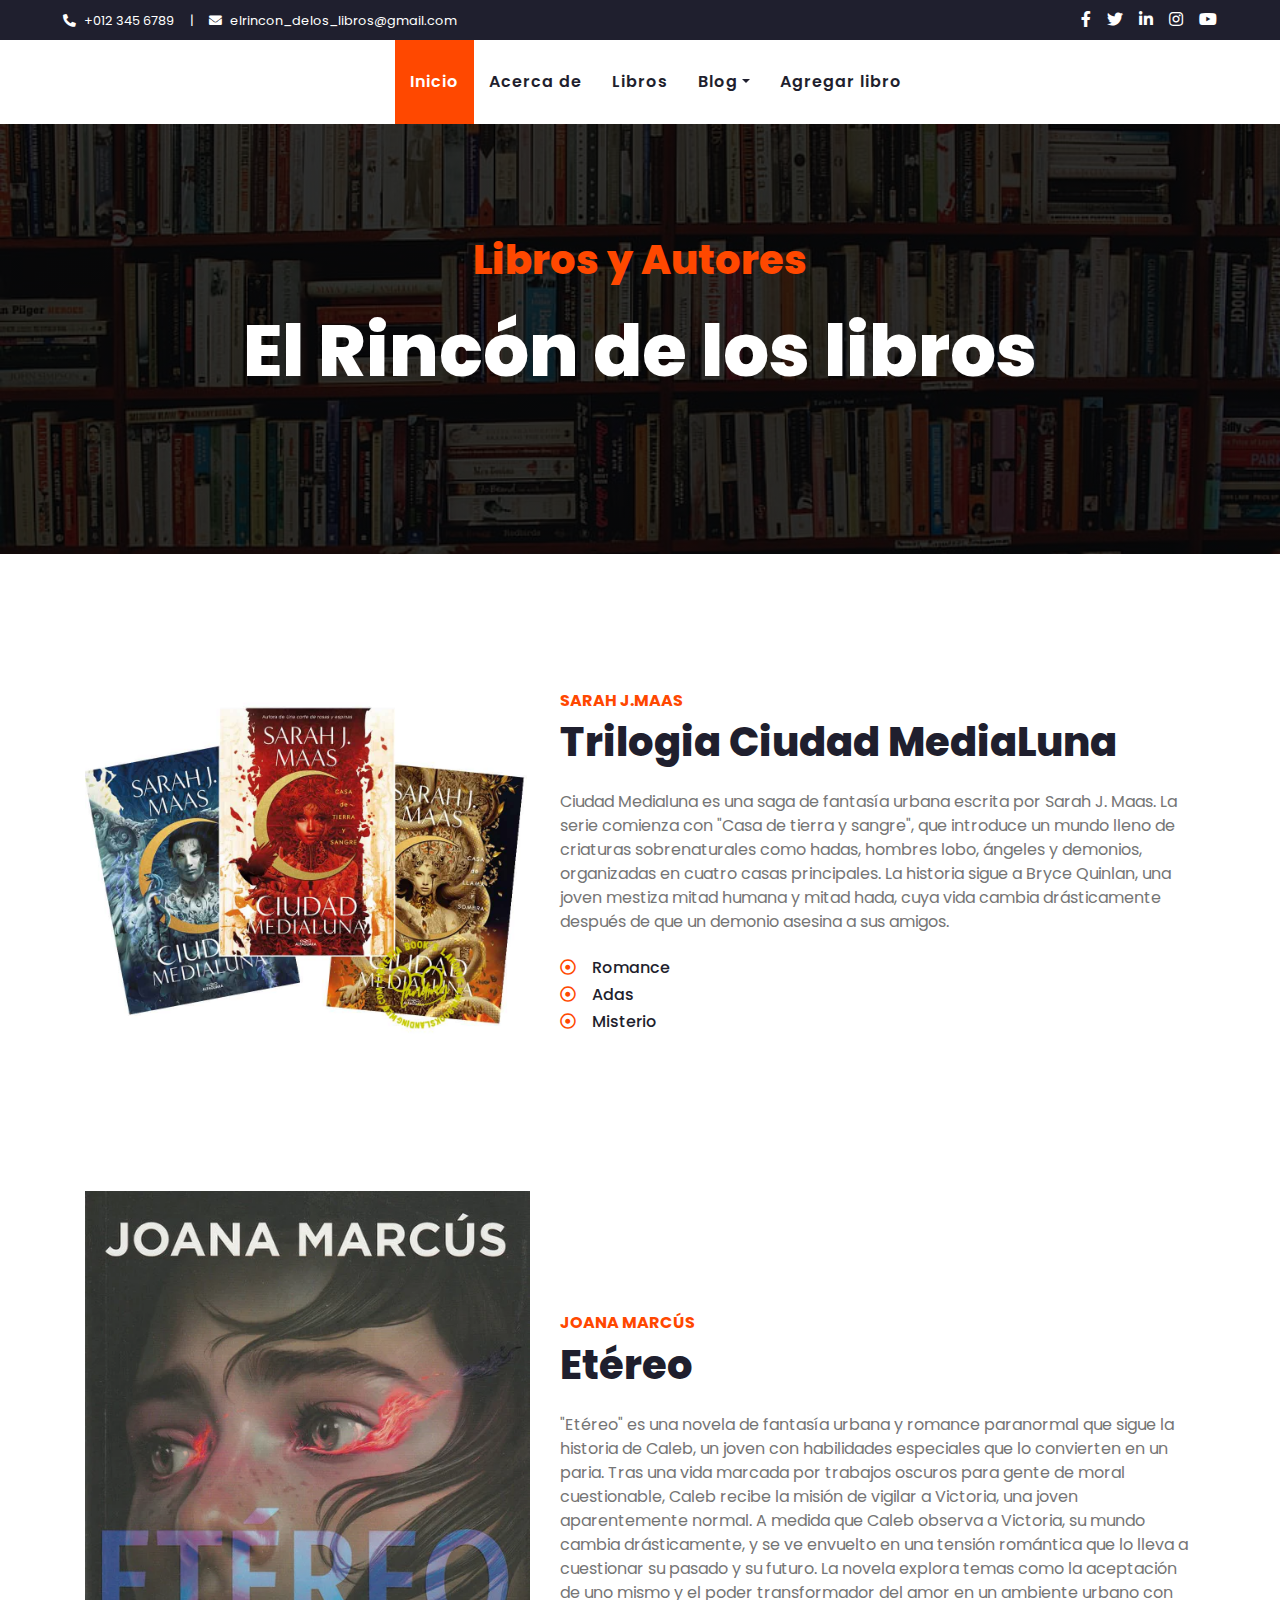
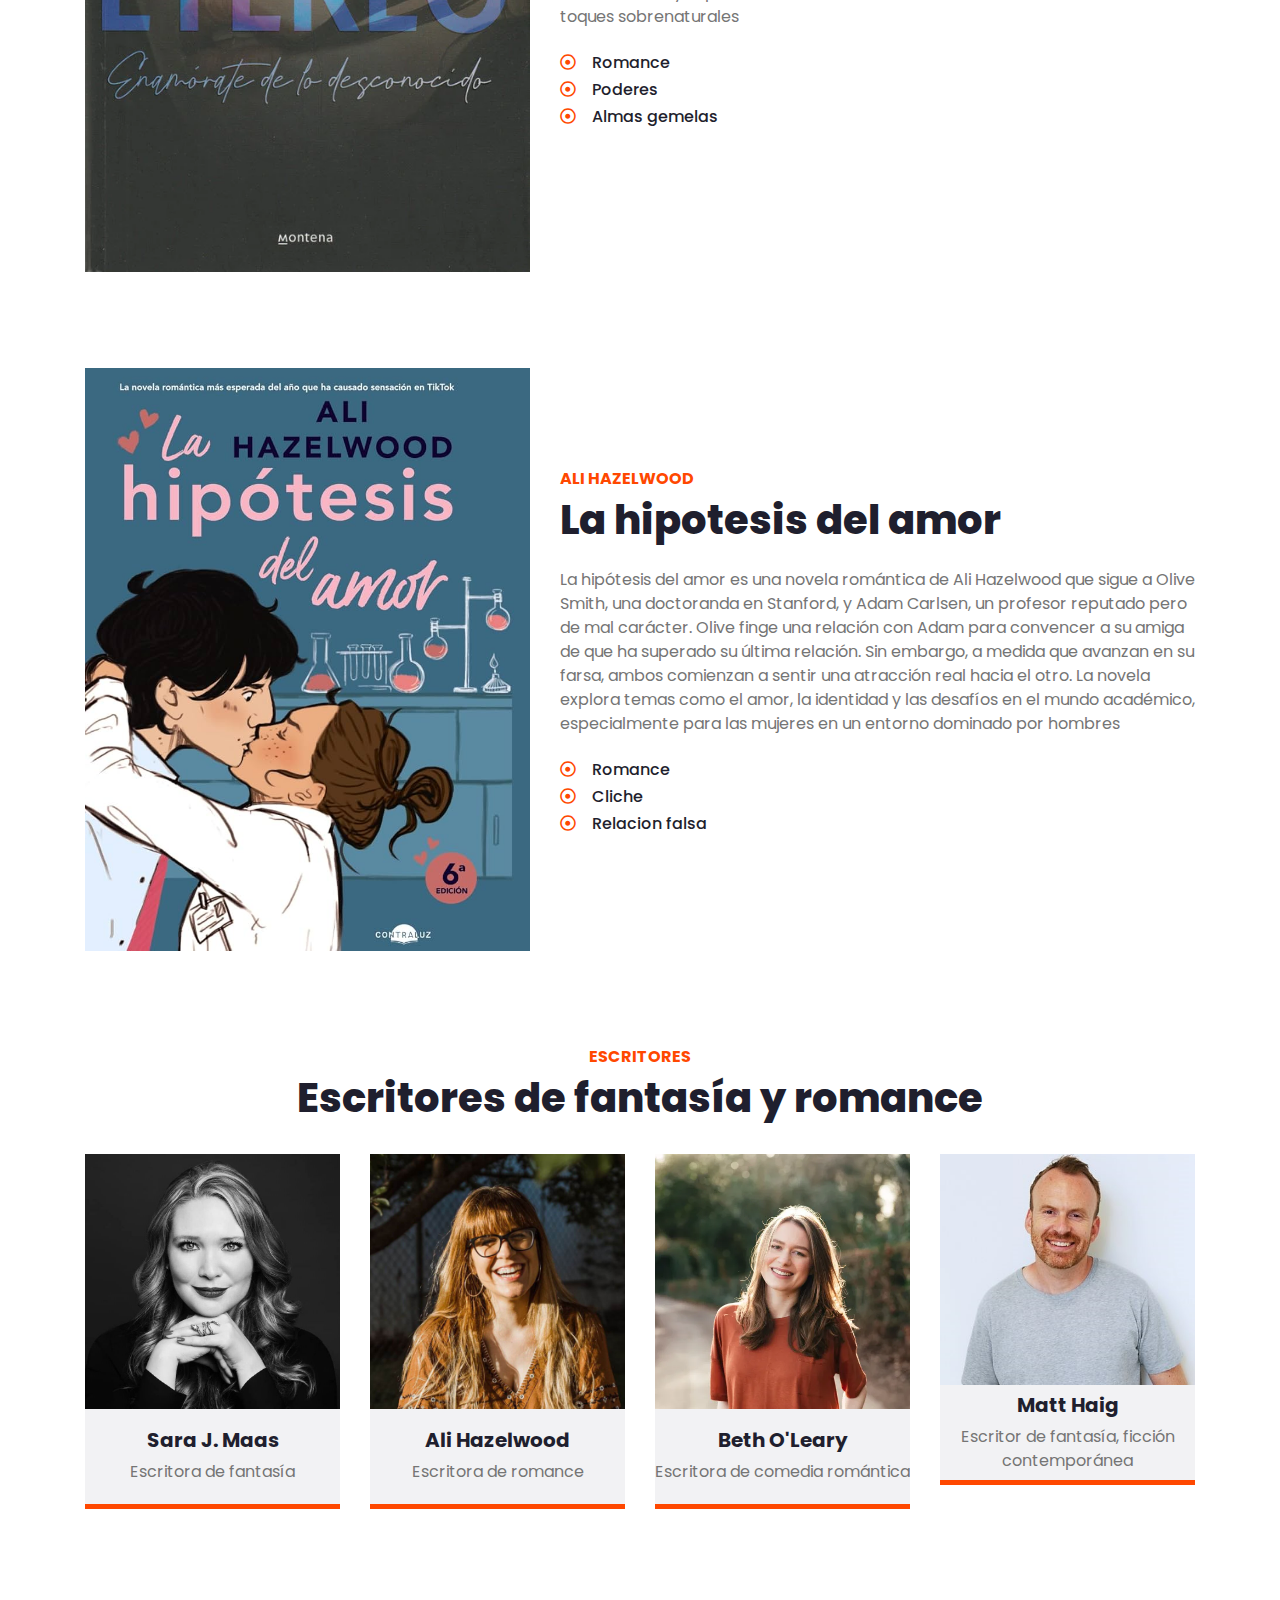
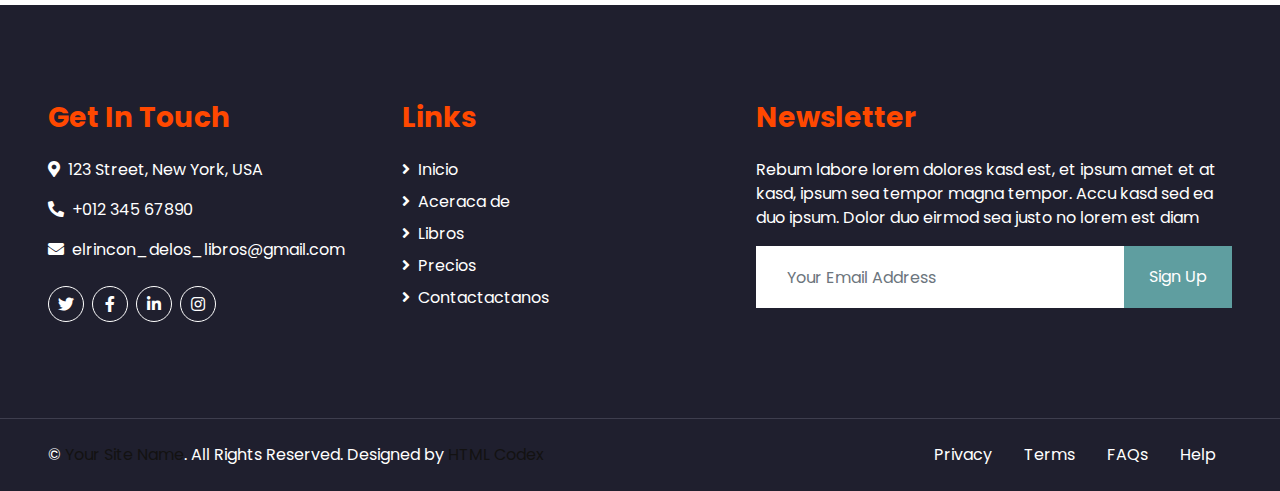
<file: index.html>
<!DOCTYPE html>
<html lang="es">

<head>
    <meta charset="utf-8">
    <title>Books</title>
    <meta content="width=device-width, initial-scale=1.0" name="viewport">
    <meta content="Free HTML Templates" name="keywords">
    <meta content="Free HTML Templates" name="description">

    <!-- Favicon -->
    <link href="img/favicon.ico" rel="icon">

    <!-- Google Web Fonts -->
    <link rel="preconnect" href="https://fonts.gstatic.com">
    <link href="https://fonts.googleapis.com/css2?family=Poppins:wght@100;200;300;400;500;600;700;800;900&display=swap" rel="stylesheet">

    <!-- Font Awesome -->
    <link href="https://cdnjs.cloudflare.com/ajax/libs/font-awesome/5.10.0/css/all.min.css" rel="stylesheet">

    <!-- Libraries Stylesheet -->
    <link href="lib/owlcarousel/assets/owl.carousel.min.css" rel="stylesheet">

    <!-- Customized Bootstrap Stylesheet -->
    <link href="css/style.css" rel="stylesheet">
</head>

<body>
    <!-- Topbar Start -->
    <div class="container-fluid bg-dark">
        <div class="row py-2 px-lg-5">
            <div class="col-lg-6 text-center text-lg-left mb-2 mb-lg-0">
                <div class="d-inline-flex align-items-center text-white">
                    <small><i class="fa fa-phone-alt mr-2"></i>+012 345 6789</small>
                    <small class="px-3">|</small>
                    <small><i class="fa fa-envelope mr-2"></i>elrincon_delos_libros@gmail.com</small>
                </div>
            </div>
            <div class="col-lg-6 text-center text-lg-right">
                <div class="d-inline-flex align-items-center">
                    <a class="text-white px-2" href="">
                        <i class="fab fa-facebook-f"></i>
                    </a>
                    <a class="text-white px-2" href="">
                        <i class="fab fa-twitter"></i>
                    </a>
                    <a class="text-white px-2" href="">
                        <i class="fab fa-linkedin-in"></i>
                    </a>
                    <a class="text-white px-2" href="">
                        <i class="fab fa-instagram"></i>
                    </a>
                    <a class="text-white pl-2" href="">
                        <i class="fab fa-youtube"></i>
                    </a>
                </div>
            </div>
        </div>
    </div>
    <!-- Topbar End -->


    <!-- Navbar Start -->
    <div class="container-fluid p-0">
        <nav class="navbar navbar-expand-lg bg-light navbar-light py-3 py-lg-0 px-lg-5">
            <a href="index.html" class="navbar-brand ml-lg-3">
                
            </a>
            <button type="button" class="navbar-toggler" data-toggle="collapse" data-target="#navbarCollapse">
                <span class="navbar-toggler-icon"></span>
            </button>
            <div class="collapse navbar-collapse justify-content-between px-lg-3" id="navbarCollapse">
                <div class="navbar-nav m-auto py-0">
                    <a href="index.html" class="nav-item nav-link active">Inicio</a>
                    <a href="about.html" class="nav-item nav-link">Acerca de</a>
                    <a href="service.html" class="nav-item nav-link">Libros</a>
                    <div class="nav-item dropdown">
                        <a href="#" class="nav-link dropdown-toggle" data-toggle="dropdown">Blog</a>
                        <div class="dropdown-menu rounded-0 m-0">
                            <a href="blog.html" class="dropdown-item">Descargar libro</a>
                            <a href="single.html" class="dropdown-item">Suscribirse</a>
                        </div>
                    </div>
                    <a href="contact.html" class="nav-item nav-link">Agregar libro</a>
                </div>
            </div>
        </nav>
    </div>
    <!-- Navbar End -->


    <!-- Header Start -->
    <div class="jumbotron jumbotron-fluid mb-5">
        <div class="container text-center py-5">
            <h1 class="text-primary mb-4">Libros y Autores</h1>
            <h1 class="text-white display-3 mb-5">El Rincón de los libros</h1>
            <div class="mx-auto" style="width: 100%; max-width: 600px;">
            </div>
        </div>
    </div>
    <!-- Header End -->


    <!-- About Start -->
    <div class="container-fluid py-5">
        <div class="container">
            <div class="row align-items-center">
                <div class="col-lg-5 pb-4 pb-lg-0">
                    <img class="img-fluid w-100" src="img/about.jpg" alt="">
                </div>
                <div class="col-lg-7">
                    <h6 class="text-primary text-uppercase font-weight-bold">Sarah J.Maas</h6>
                    <h1 class="mb-4">Trilogia Ciudad MediaLuna</h1>
                    <p class="mb-4">Ciudad Medialuna es una saga de fantasía urbana escrita por Sarah J. Maas. La serie comienza con "Casa de tierra y sangre", que introduce un mundo lleno de criaturas sobrenaturales como hadas, hombres lobo, ángeles y demonios, organizadas en cuatro casas principales. La historia sigue a Bryce Quinlan, una joven mestiza mitad humana y mitad hada, cuya vida cambia drásticamente después de que un demonio asesina a sus amigos. </p>
                    <ul class="list-inline">
                        <li><h6><i class="far fa-dot-circle text-primary mr-3"></i>Romance</h6>
                        <li><h6><i class="far fa-dot-circle text-primary mr-3"></i>Adas</h6></li>
                        <li><h6><i class="far fa-dot-circle text-primary mr-3"></i>Misterio</h6></li>
                    </ul>
                    <div class="d-flex align-items-center pt-2">
                    </div>
                </div>
            </div>
        </div>
    </div>
    <div class="container-fluid py-5">
        <div class="container">
            <div class="row align-items-center">
                <div class="col-lg-5 pb-4 pb-lg-0">
                    <img class="img-fluid w-100" src="img/etereo.webp" alt="">
                </div>
                <div class="col-lg-7">
                    <h6 class="text-primary text-uppercase font-weight-bold">Joana Marcús</h6>
                    <h1 class="mb-4">Etéreo</h1>
                    <p class="mb-4">"Etéreo" es una novela de fantasía urbana y romance paranormal que sigue la historia de Caleb, un joven con habilidades especiales que lo convierten en un paria. Tras una vida marcada por trabajos oscuros para gente de moral cuestionable, Caleb recibe la misión de vigilar a Victoria, una joven aparentemente normal. A medida que Caleb observa a Victoria, su mundo cambia drásticamente, y se ve envuelto en una tensión romántica que lo lleva a cuestionar su pasado y su futuro. La novela explora temas como la aceptación de uno mismo y el poder transformador del amor en un ambiente urbano con toques sobrenaturales </p>
                    <ul class="list-inline">
                        <li><h6><i class="far fa-dot-circle text-primary mr-3"></i>Romance</h6>
                        <li><h6><i class="far fa-dot-circle text-primary mr-3"></i>Poderes</h6></li>
                        <li><h6><i class="far fa-dot-circle text-primary mr-3"></i>Almas gemelas</h6></li>
                    </ul>
                    <div class="d-flex align-items-center pt-2">
                    </div>
                </div>
            </div>
        </div>
    </div>
    <!-- Features Start -->
    <div class="container-fluid my-5">
        <div class="container">
            <div class="row align-items-center">
                <div class="col-lg-5">
                    <img class="img-fluid w-100" src="img/feature.jpg" alt="">
                </div>
                <div class="col-lg-7 py-5 py-lg-0">
                    <h6 class="text-primary text-uppercase font-weight-bold">Ali Hazelwood</h6>
                    <h1 class="mb-4">La hipotesis del amor</h1>
                    <p class="mb-4">La hipótesis del amor es una novela romántica de Ali Hazelwood que sigue a Olive Smith, una doctoranda en Stanford, y Adam Carlsen, un profesor reputado pero de mal carácter. Olive finge una relación con Adam para convencer a su amiga de que ha superado su última relación. Sin embargo, a medida que avanzan en su farsa, ambos comienzan a sentir una atracción real hacia el otro. La novela explora temas como el amor, la identidad y las desafíos en el mundo académico, especialmente para las mujeres en un entorno dominado por hombres</p>
                    <ul class="list-inline">
                        <li><h6><i class="far fa-dot-circle text-primary mr-3"></i>Romance</h6>
                        <li><h6><i class="far fa-dot-circle text-primary mr-3"></i>Cliche</h6></li>
                        <li><h6><i class="far fa-dot-circle text-primary mr-3"></i>Relacion falsa</h6></li>
                    </ul>
                </div>
            </div>
        </div>
    </div>
    <!-- Features End -->


    <!-- Pricing Plan Start -->
   
    <!-- Pricing Plan End -->


    <!-- Team Start -->
    <div class="container-fluid pt-5">
        <div class="container">
            <div class="text-center pb-2">
                <h6 class="text-primary text-uppercase font-weight-bold">Escritores</h6>
                <h1 class="mb-4">Escritores de fantasía y romance</h1>
            </div>
            <div class="row">
                <div class="col-lg-3 col-md-6">
                    <div class="team card position-relative overflow-hidden border-0 mb-5">
                        <img class="card-img-top" src="img/team-1.jpg" alt="">
                        <div class="card-body text-center p-0">
                            <div class="team-text d-flex flex-column justify-content-center bg-secondary">
                                <h5 class="font-weight-bold">Sara J. Maas</h5>
                                <span>Escritora de fantasía</span>
                            </div>
                            <div class="team-social d-flex align-items-center justify-content-center bg-primary">
                                <a class="btn btn-outline-dark btn-social mr-2" href="#"><i class="fab fa-twitter"></i></a>
                                <a class="btn btn-outline-dark btn-social mr-2" href="#"><i class="fab fa-facebook-f"></i></a>
                                <a class="btn btn-outline-dark btn-social mr-2" href="#"><i class="fab fa-linkedin-in"></i></a>
                                <a class="btn btn-outline-dark btn-social" href="#"><i class="fab fa-instagram"></i></a>
                            </div>
                        </div>
                    </div>
                </div>
                <div class="col-lg-3 col-md-6">
                    <div class="team card position-relative overflow-hidden border-0 mb-5">
                        <img class="card-img-top" src="img/team-2.jpg" alt="">
                        <div class="card-body text-center p-0">
                            <div class="team-text d-flex flex-column justify-content-center bg-secondary">
                                <h5 class="font-weight-bold">Ali Hazelwood</h5>
                                <span>Escritora de romance</span>
                            </div>
                            <div class="team-social d-flex align-items-center justify-content-center bg-primary">
                                <a class="btn btn-outline-dark btn-social mr-2" href="#"><i class="fab fa-twitter"></i></a>
                                <a class="btn btn-outline-dark btn-social mr-2" href="#"><i class="fab fa-facebook-f"></i></a>
                                <a class="btn btn-outline-dark btn-social mr-2" href="#"><i class="fab fa-linkedin-in"></i></a>
                                <a class="btn btn-outline-dark btn-social" href="#"><i class="fab fa-instagram"></i></a>
                            </div>
                        </div>
                    </div>
                </div>
                <div class="col-lg-3 col-md-6">
                    <div class="team card position-relative overflow-hidden border-0 mb-5">
                        <img class="card-img-top" src="img/team-3.webp" alt="">
                        <div class="card-body text-center p-0">
                            <div class="team-text d-flex flex-column justify-content-center bg-secondary">
                                <h5 class="font-weight-bold">Beth O'Leary</h5>
                                <span>Escritora de comedia romántica</span>
                            </div>
                            <div class="team-social d-flex align-items-center justify-content-center bg-primary">
                                <a class="btn btn-outline-dark btn-social mr-2" href="#"><i class="fab fa-twitter"></i></a>
                                <a class="btn btn-outline-dark btn-social mr-2" href="#"><i class="fab fa-facebook-f"></i></a>
                                <a class="btn btn-outline-dark btn-social mr-2" href="#"><i class="fab fa-linkedin-in"></i></a>
                                <a class="btn btn-outline-dark btn-social" href="#"><i class="fab fa-instagram"></i></a>
                            </div>
                        </div>
                    </div>
                </div>
                <div class="col-lg-3 col-md-6">
                    <div class="team card position-relative overflow-hidden border-0 mb-5">
                        <img class="card-img-top" src="img/team-4.jpg" alt="">
                        <div class="card-body text-center p-0">
                            <div class="team-text d-flex flex-column justify-content-center bg-secondary">
                                <h5 class="font-weight-bold">Matt Haig</h5>
                                <span>Escritor de fantasía, ficción contemporánea</span>
                            </div>
                            <div class="team-social d-flex align-items-center justify-content-center bg-primary">
                                <a class="btn btn-outline-dark btn-social mr-2" href="#"><i class="fab fa-twitter"></i></a>
                                <a class="btn btn-outline-dark btn-social mr-2" href="#"><i class="fab fa-facebook-f"></i></a>
                                <a class="btn btn-outline-dark btn-social mr-2" href="#"><i class="fab fa-linkedin-in"></i></a>
                                <a class="btn btn-outline-dark btn-social" href="#"><i class="fab fa-instagram"></i></a>
                            </div>
                        </div>
                    </div>
                </div>
            </div>
        </div>
    </div>
    <!-- Team End -->


    <!-- Testimonial Start -->
    
    <!-- Testimonial End -->

    <!-- Footer Start -->
    <div class="container-fluid bg-dark text-white mt-5 py-5 px-sm-3 px-md-5">
        <div class="row pt-5">
            <div class="col-lg-7 col-md-6">
                <div class="row">
                    <div class="col-md-6 mb-5">
                        <h3 class="text-primary mb-4">Get In Touch</h3>
                        <p><i class="fa fa-map-marker-alt mr-2"></i>123 Street, New York, USA</p>
                        <p><i class="fa fa-phone-alt mr-2"></i>+012 345 67890</p>
                        <p><i class="fa fa-envelope mr-2"></i>elrincon_delos_libros@gmail.com</p>
                        <div class="d-flex justify-content-start mt-4">
                            <a class="btn btn-outline-light btn-social mr-2" href="#"><i class="fab fa-twitter"></i></a>
                            <a class="btn btn-outline-light btn-social mr-2" href="#"><i class="fab fa-facebook-f"></i></a>
                            <a class="btn btn-outline-light btn-social mr-2" href="#"><i class="fab fa-linkedin-in"></i></a>
                            <a class="btn btn-outline-light btn-social" href="#"><i class="fab fa-instagram"></i></a>
                        </div>
                    </div>
                    <div class="col-md-6 mb-5">
                        <h3 class="text-primary mb-4">Links</h3>
                        <div class="d-flex flex-column justify-content-start">
                            <a class="text-white mb-2" href="#"><i class="fa fa-angle-right mr-2"></i>Inicio</a>
                            <a class="text-white mb-2" href="#"><i class="fa fa-angle-right mr-2"></i>Aceraca de</a>
                            <a class="text-white mb-2" href="#"><i class="fa fa-angle-right mr-2"></i>Libros</a>
                            <a class="text-white mb-2" href="#"><i class="fa fa-angle-right mr-2"></i>Precios</a>
                            <a class="text-white" href="#"><i class="fa fa-angle-right mr-2"></i>Contactactanos</a>
                        </div>
                    </div>
                </div>
            </div>
            <div class="col-lg-5 col-md-6 mb-5">
                <h3 class="text-primary mb-4">Newsletter</h3>
                <p>Rebum labore lorem dolores kasd est, et ipsum amet et at kasd, ipsum sea tempor magna tempor. Accu kasd sed ea duo ipsum. Dolor duo eirmod sea justo no lorem est diam</p>
                <div class="w-100">
                    <div class="input-group">
                        <input type="text" class="form-control border-light" style="padding: 30px;" placeholder="Your Email Address">
                        <div class="input-group-append">
                            <button class="btn btn-primary px-4">Sign Up</button>
                        </div>
                    </div>
                </div>
            </div>
        </div>
    </div>
    <div class="container-fluid bg-dark text-white border-top py-4 px-sm-3 px-md-5" style="border-color: #3E3E4E !important;">
        <div class="row">
            <div class="col-lg-6 text-center text-md-left mb-3 mb-md-0">
                <p class="m-0 text-white">&copy; <a href="#">Your Site Name</a>. All Rights Reserved. 
				
				<!--/*** This template is free as long as you keep the footer author’s credit link/attribution link/backlink. If you'd like to use the template without the footer author’s credit link/attribution link/backlink, you can purchase the Credit Removal License from "https://htmlcodex.com/credit-removal". Thank you for your support. ***/-->
				Designed by <a href="https://htmlcodex.com">HTML Codex</a>
                </p>
            </div>
            <div class="col-lg-6 text-center text-md-right">
                <ul class="nav d-inline-flex">
                    <li class="nav-item">
                        <a class="nav-link text-white py-0" href="#">Privacy</a>
                    </li>
                    <li class="nav-item">
                        <a class="nav-link text-white py-0" href="#">Terms</a>
                    </li>
                    <li class="nav-item">
                        <a class="nav-link text-white py-0" href="#">FAQs</a>
                    </li>
                    <li class="nav-item">
                        <a class="nav-link text-white py-0" href="#">Help</a>
                    </li>
                </ul>
            </div>
        </div>
    </div>
    <!-- Footer End -->


    <!-- Back to Top -->
    <a href="#" class="btn btn-lg btn-primary back-to-top"><i class="fa fa-angle-double-up"></i></a>


    <!-- JavaScript Libraries -->
    <script src="https://code.jquery.com/jquery-3.4.1.min.js"></script>
    <script src="https://stackpath.bootstrapcdn.com/bootstrap/4.4.1/js/bootstrap.bundle.min.js"></script>
    <script src="lib/easing/easing.min.js"></script>
    <script src="lib/waypoints/waypoints.min.js"></script>
    <script src="lib/counterup/counterup.min.js"></script>
    <script src="lib/owlcarousel/owl.carousel.min.js"></script>

    <!-- Contact Javascript File -->
    <script src="mail/jqBootstrapValidation.min.js"></script>
    <script src="mail/contact.js"></script>

    <!-- Template Javascript -->
    <script src="js/main.js"></script>
</body>

</html>
</file>
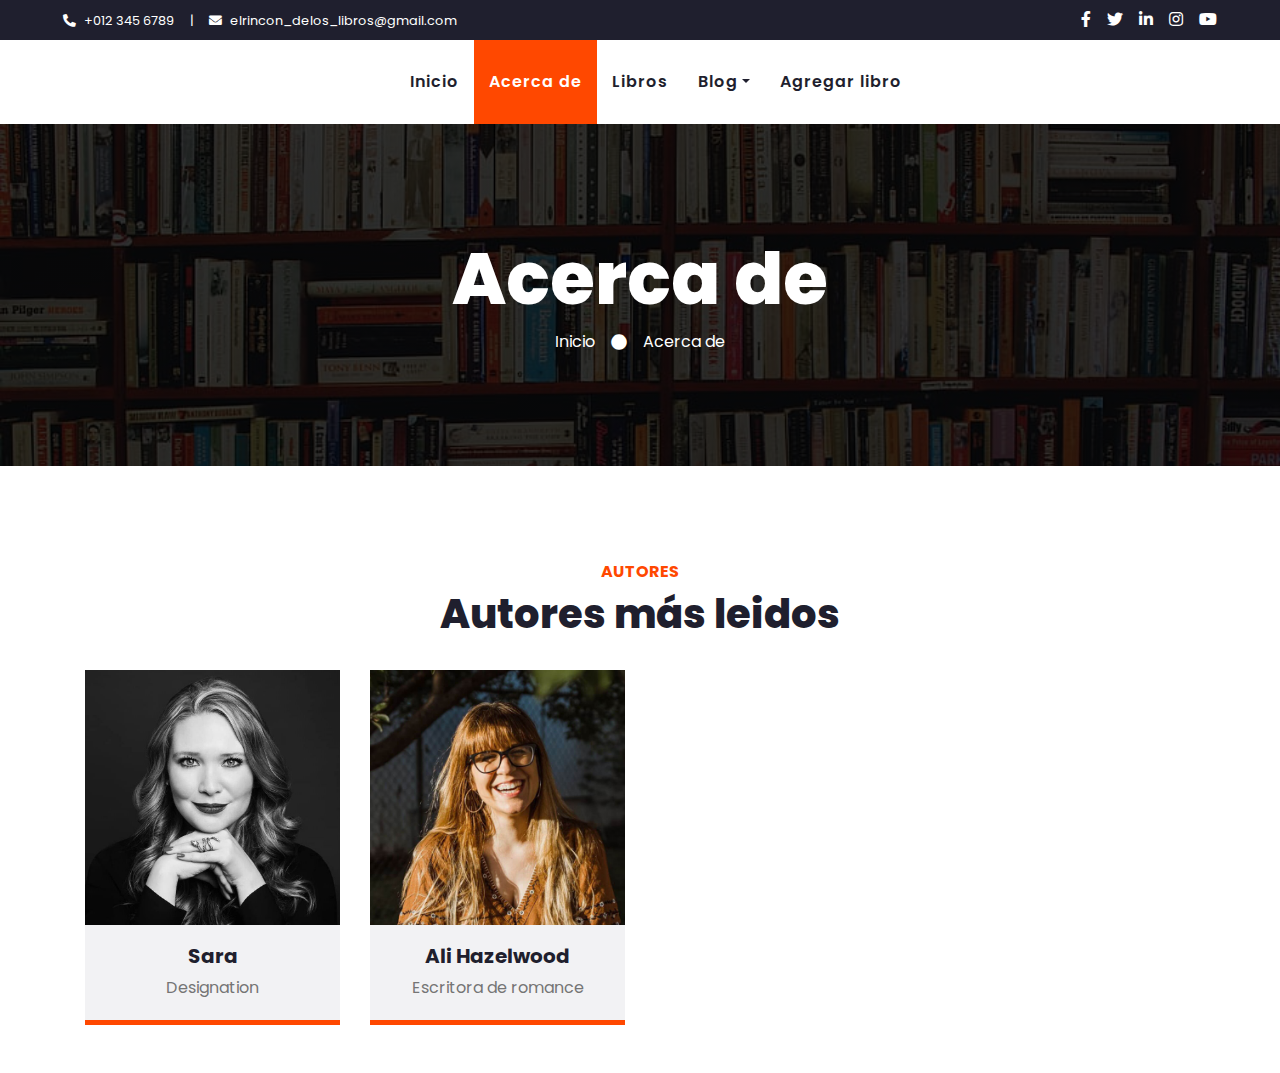
<file: about.html>
<!DOCTYPE html>
<html lang="es">

<head>
    <meta charset="utf-8">
    <title>FASTER - Logistics Company Website Template</title>
    <meta content="width=device-width, initial-scale=1.0" name="viewport">
    <meta content="Free HTML Templates" name="keywords">
    <meta content="Free HTML Templates" name="description">

    <!-- Favicon -->
    <link href="img/favicon.ico" rel="icon">

    <!-- Google Web Fonts -->
    <link rel="preconnect" href="https://fonts.gstatic.com">
    <link href="https://fonts.googleapis.com/css2?family=Poppins:wght@100;200;300;400;500;600;700;800;900&display=swap" rel="stylesheet">

    <!-- Font Awesome -->
    <link href="https://cdnjs.cloudflare.com/ajax/libs/font-awesome/5.10.0/css/all.min.css" rel="stylesheet">

    <!-- Libraries Stylesheet -->
    <link href="lib/owlcarousel/assets/owl.carousel.min.css" rel="stylesheet">

    <!-- Customized Bootstrap Stylesheet -->
    <link href="css/style.css" rel="stylesheet">
</head>

<body>
    <!-- Topbar Start -->
    <div class="container-fluid bg-dark">
        <div class="row py-2 px-lg-5">
            <div class="col-lg-6 text-center text-lg-left mb-2 mb-lg-0">
                <div class="d-inline-flex align-items-center text-white">
                    <small><i class="fa fa-phone-alt mr-2"></i>+012 345 6789</small>
                    <small class="px-3">|</small>
                    <small><i class="fa fa-envelope mr-2"></i>elrincon_delos_libros@gmail.com</small>
                </div>
            </div>
            <div class="col-lg-6 text-center text-lg-right">
                <div class="d-inline-flex align-items-center">
                    <a class="text-white px-2" href="">
                        <i class="fab fa-facebook-f"></i>
                    </a>
                    <a class="text-white px-2" href="">
                        <i class="fab fa-twitter"></i>
                    </a>
                    <a class="text-white px-2" href="">
                        <i class="fab fa-linkedin-in"></i>
                    </a>
                    <a class="text-white px-2" href="">
                        <i class="fab fa-instagram"></i>
                    </a>
                    <a class="text-white pl-2" href="">
                        <i class="fab fa-youtube"></i>
                    </a>
                </div>
            </div>
        </div>
    </div>
    <!-- Topbar End -->


    <!-- Navbar Start -->
    <div class="container-fluid p-0">
        <nav class="navbar navbar-expand-lg bg-light navbar-light py-3 py-lg-0 px-lg-5">
            <a href="index.html" class="navbar-brand ml-lg-3">
                
            </a>
            <button type="button" class="navbar-toggler" data-toggle="collapse" data-target="#navbarCollapse">
                <span class="navbar-toggler-icon"></span>
            </button>
            <div class="collapse navbar-collapse justify-content-between px-lg-3" id="navbarCollapse">
                <div class="navbar-nav m-auto py-0">
                    <a href="index.html" class="nav-item nav-link">Inicio</a>
                    <a href="about.html" class="nav-item nav-link active">Acerca de</a>
                    <a href="service.html" class="nav-item nav-link">Libros</a>
                  
                    <div class="nav-item dropdown">
                        <a href="#" class="nav-link dropdown-toggle" data-toggle="dropdown">Blog</a>
                        <div class="dropdown-menu rounded-0 m-0">
                            <a href="blog.html" class="dropdown-item">Descargar libro</a>
                            <a href="single.html" class="dropdown-item">Suscribirse</a>
                        </div>
                    </div>
                    <a href="contact.html" class="nav-item nav-link">Agregar libro</a>
                </div>
            </div>
        </nav>
    </div>
    <!-- Navbar End -->


    <!-- Header Start -->
    <div class="jumbotron jumbotron-fluid mb-5">
        <div class="container text-center py-5">
            <h1 class="text-white display-3">Acerca de</h1>
            <div class="d-inline-flex align-items-center text-white">
                <p class="m-0"><a class="text-white" href="">Inicio</a></p>
                <i class="fa fa-circle px-3"></i>
                <p class="m-0">Acerca de </p>
            </div>
        </div>
    </div>
    <!-- Header End -->


    <!-- About End -->


    
    <!-- Features End -->


    <!-- Team Start -->
    <div class="container-fluid pt-5">
        <div class="container">
            <div class="text-center pb-2">
                <h6 class="text-primary text-uppercase font-weight-bold">Autores</h6>
                <h1 class="mb-4">Autores más leidos</h1>
            </div>
            <div class="row">
                <div class="col-lg-3 col-md-6">
                    <div class="team card position-relative overflow-hidden border-0 mb-5">
                        <img class="card-img-top" src="img/team-1.jpg" alt="">
                        <div class="card-body text-center p-0">
                            <div class="team-text d-flex flex-column justify-content-center bg-secondary">
                                <h5 class="font-weight-bold">Sara</h5>
                                <span>Designation</span>
                            </div>
                            <div class="team-social d-flex align-items-center justify-content-center bg-primary">
                                <a class="btn btn-outline-dark btn-social mr-2" href="#"><i class="fab fa-twitter"></i></a>
                                <a class="btn btn-outline-dark btn-social mr-2" href="#"><i class="fab fa-facebook-f"></i></a>
                                <a class="btn btn-outline-dark btn-social mr-2" href="#"><i class="fab fa-linkedin-in"></i></a>
                                <a class="btn btn-outline-dark btn-social" href="#"><i class="fab fa-instagram"></i></a>
                            </div>
                        </div>
                    </div>
                </div>
                <div class="col-lg-3 col-md-6">
                    <div class="team card position-relative overflow-hidden border-0 mb-5">
                        <img class="card-img-top" src="img/team-2.jpg" alt="">
                        <div class="card-body text-center p-0">
                            <div class="team-text d-flex flex-column justify-content-center bg-secondary">
                                <h5 class="font-weight-bold">Ali Hazelwood</h5>
                                <span>Escritora de romance</span>
                            </div>
                            <div class="team-social d-flex align-items-center justify-content-center bg-primary">
                                <a class="btn btn-outline-dark btn-social mr-2" href="#"><i class="fab fa-twitter"></i></a>
                                <a class="btn btn-outline-dark btn-social mr-2" href="#"><i class="fab fa-facebook-f"></i></a>
                                <a class="btn btn-outline-dark btn-social mr-2" href="#"><i class="fab fa-linkedin-in"></i></a>
                                <a class="btn btn-outline-dark btn-social" href="#"><i class="fab fa-instagram"></i></a>
                            </div>
                        </div>
                    </div>
                </div>
            </div>
            
        </div>
    </div>
    <!-- Team End -->


    <!-- Footer Start -->
    <!-- Footer End -->


    <!-- Back to Top -->
    <a href="#" class="btn btn-lg btn-primary back-to-top"><i class="fa fa-angle-double-up"></i></a>


    <!-- JavaScript Libraries -->
    <script src="https://code.jquery.com/jquery-3.4.1.min.js"></script>
    <script src="https://stackpath.bootstrapcdn.com/bootstrap/4.4.1/js/bootstrap.bundle.min.js"></script>
    <script src="lib/easing/easing.min.js"></script>
    <script src="lib/waypoints/waypoints.min.js"></script>
    <script src="lib/counterup/counterup.min.js"></script>
    <script src="lib/owlcarousel/owl.carousel.min.js"></script>

    <!-- Contact Javascript File -->
    <script src="mail/jqBootstrapValidation.min.js"></script>
    <script src="mail/contact.js"></script>

    <!-- Template Javascript -->
    <script src="js/main.js"></script>
</body>

</html>
</file>
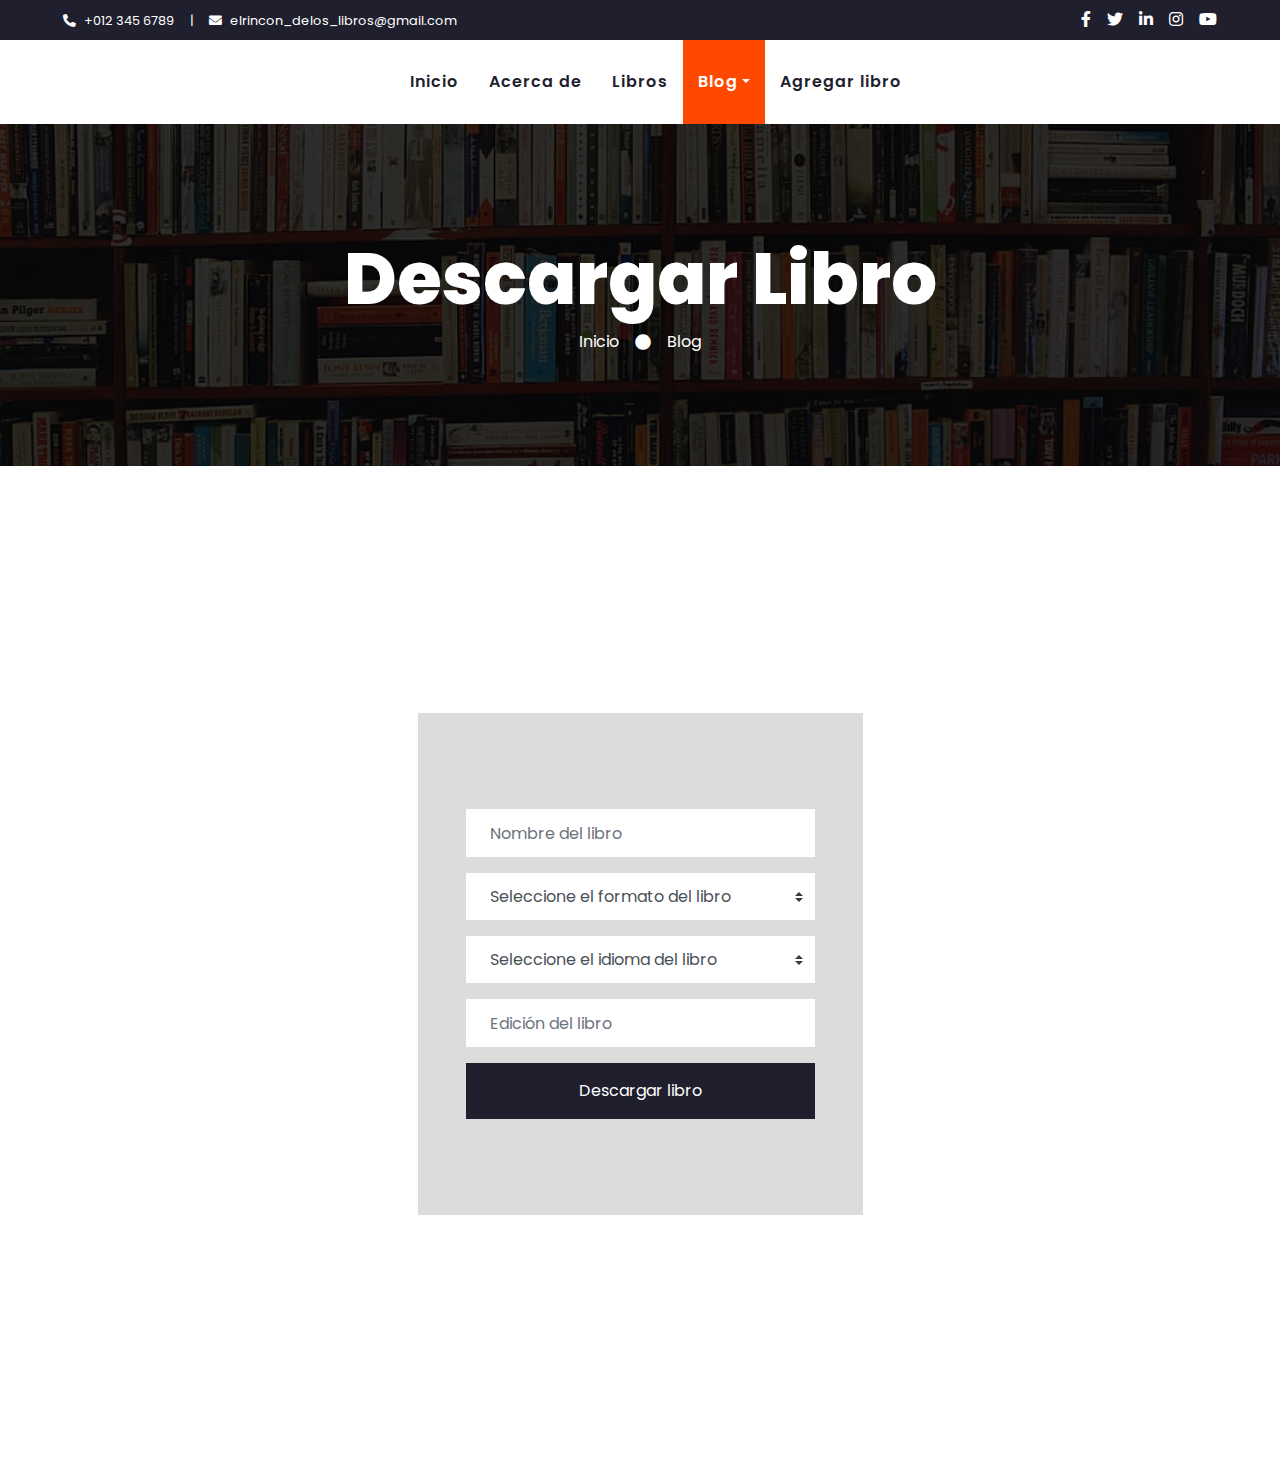
<file: blog.html>
<!DOCTYPE html>
<html lang="es">

<head>
    <meta charset="utf-8">
    <title>FASTER - Logistics Company Website Template</title>
    <meta content="width=device-width, initial-scale=1.0" name="viewport">
    <meta content="Free HTML Templates" name="keywords">
    <meta content="Free HTML Templates" name="description">

    <!-- Favicon -->
    <link href="img/favicon.ico" rel="icon">

    <!-- Google Web Fonts -->
    <link rel="preconnect" href="https://fonts.gstatic.com">
    <link href="https://fonts.googleapis.com/css2?family=Poppins:wght@100;200;300;400;500;600;700;800;900&display=swap" rel="stylesheet">

    <!-- Font Awesome -->
    <link href="https://cdnjs.cloudflare.com/ajax/libs/font-awesome/5.10.0/css/all.min.css" rel="stylesheet">

    <!-- Libraries Stylesheet -->
    <link href="lib/owlcarousel/assets/owl.carousel.min.css" rel="stylesheet">

    <!-- Customized Bootstrap Stylesheet -->
    <link href="css/style.css" rel="stylesheet">
</head>

<body>
    <!-- Topbar Start -->
    <div class="container-fluid bg-dark">
        <div class="row py-2 px-lg-5">
            <div class="col-lg-6 text-center text-lg-left mb-2 mb-lg-0">
                <div class="d-inline-flex align-items-center text-white">
                    <small><i class="fa fa-phone-alt mr-2"></i>+012 345 6789</small>
                    <small class="px-3">|</small>
                    <small><i class="fa fa-envelope mr-2"></i>elrincon_delos_libros@gmail.com</small>
                </div>
            </div>
            <div class="col-lg-6 text-center text-lg-right">
                <div class="d-inline-flex align-items-center">
                    <a class="text-white px-2" href="">
                        <i class="fab fa-facebook-f"></i>
                    </a>
                    <a class="text-white px-2" href="">
                        <i class="fab fa-twitter"></i>
                    </a>
                    <a class="text-white px-2" href="">
                        <i class="fab fa-linkedin-in"></i>
                    </a>
                    <a class="text-white px-2" href="">
                        <i class="fab fa-instagram"></i>
                    </a>
                    <a class="text-white pl-2" href="">
                        <i class="fab fa-youtube"></i>
                    </a>
                </div>
            </div>
        </div>
    </div>
    <!-- Topbar End -->


    <!-- Navbar Start -->
    <div class="container-fluid p-0">
        <nav class="navbar navbar-expand-lg bg-light navbar-light py-3 py-lg-0 px-lg-5">
            <a href="index.html" class="navbar-brand ml-lg-3">
                
            </a>
            <button type="button" class="navbar-toggler" data-toggle="collapse" data-target="#navbarCollapse">
                <span class="navbar-toggler-icon"></span>
            </button>
            <div class="collapse navbar-collapse justify-content-between px-lg-3" id="navbarCollapse">
                <div class="navbar-nav m-auto py-0">
                    <a href="index.html" class="nav-item nav-link">Inicio</a>
                    <a href="about.html" class="nav-item nav-link">Acerca de</a>
                    <a href="service.html" class="nav-item nav-link">Libros</a>
                    <div class="nav-item dropdown">
                        <a href="#" class="nav-link dropdown-toggle active" data-toggle="dropdown">Blog</a>
                        <div class="dropdown-menu rounded-0 m-0">
                            <a href="blog.html" class="dropdown-item">Descargar libro</a>
                            <a href="single.html" class="dropdown-item active">Suscribirse</a>
                        </div>
                    </div>
                    <a href="contact.html" class="nav-item nav-link">Agregar libro</a>
                </div>
            </div>
        </nav>
    </div>
    <!-- Navbar End -->
    

    <!-- Header Start -->
    <div class="jumbotron jumbotron-fluid mb-5">
        <div class="container text-center py-5">
            <h1 class="text-white display-3">Descargar Libro</h1>
            <div class="d-inline-flex align-items-center text-white">
                <p class="m-0"><a class="text-white" href="">Inicio</a></p>
                <i class="fa fa-circle px-3"></i>
                <p class="m-0">Blog</p>
            </div>
        </div>
    </div>
    <div class="container-fluid my-5">
        <div class="container">
            <div class="row align-items-center justify-content-center">
                <div class="col-lg-5" style="height: 100vh; display: flex; justify-content: center; align-items: center;">
                    <div class="py-5 px-4 px-sm-5" style="padding-right: 200%; background-color: gainsboro;">
                        <form class="py-5">
                            <div class="control-group">
                                <input type="text" class="form-control border-0 p-4" id="nombreLibro" placeholder="Nombre del libro"
                                    required="required" data-validation-required-message="Ingrese el nombre del libro" />
                                <p class="help-block text-danger" id="errorNombreLibro"></p>
                            </div>
    
                            <div class="form-group">
                                <select id="formato" class="custom-select border-0 px-4" style="height: 47px;">
                                    <option value="" selected>Seleccione el formato del libro</option>
                                    <option value="1">PDF</option>
                                    <option value="3">PPT</option>
                                    <option value="4">Archivo comprimido</option>
                                </select>
                                <div id="errorFormato" class="text-danger"></div>
                            </div>
    
                            <div class="form-group">
                                <select id="idioma" class="custom-select border-0 px-4" style="height: 47px;">
                                    <option value="" selected>Seleccione el idioma del libro</option>
                                    <option value="1">Español</option>
                                    <option value="3">Inglés</option>
                                    <option value="4">Español castellano</option>
                                </select>
                                <div id="errorIdioma" class="text-danger"></div>
                            </div>
    
                            <div class="control-group">
                                <input type="text" class="form-control border-0 p-4" id="edicionLibro" placeholder="Edición del libro"
                                    required="required" data-validation-required-message="Ingrese la edición del libro" />
                                <p class="help-block text-danger" id="errorEdicionLibro"></p>
                            </div>
    
                            <div>
                                <button id="btnObtener" class="btn btn-dark btn-block border-0 py-3" type="button" onclick="validarFormulario()">Descargar libro</button>
                            </div>
    
                            <script>
                                function validarFormulario() {
                                    let nombreLibro = document.getElementById('nombreLibro').value.trim().toLowerCase();
                                    let formatoSeleccionado = document.getElementById('formato').value;
                                    let idiomaSeleccionado = document.getElementById('idioma').value;
                                    let edicionLibro = document.getElementById('edicionLibro').value;
    
                                    let errorNombreLibro = document.getElementById('errorNombreLibro');
                                    let errorFormato = document.getElementById('errorFormato');
                                    let errorIdioma = document.getElementById('errorIdioma');
                                    let errorEdicionLibro = document.getElementById('errorEdicionLibro');
    
                                    // Resetear mensajes de error
                                    errorNombreLibro.innerText = '';
                                    errorFormato.innerText = '';
                                    errorIdioma.innerText = '';
                                    errorEdicionLibro.innerText = '';
    
                                    // Nombres de libros permitidos
                                    let librosPermitidos = [
                                        "casa de tierra y sangre",
                                        "casa de cielo y aliento",
                                        "casa de flama y sombra",
                                        "una corte de alas y ruinas"
                                    ];
    
                                    if (nombreLibro === '') {
                                        errorNombreLibro.innerText = 'Por favor, ingrese el nombre del libro.';
                                    } else if (!librosPermitidos.includes(nombreLibro)) {
                                        errorNombreLibro.innerText = 'Este libro no se encuentra disponible.';
                                    }
    
                                    if (formatoSeleccionado === '') {
                                        errorFormato.innerText = 'Por favor, seleccione un formato.';
                                    }
    
                                    if (idiomaSeleccionado === '') {
                                        errorIdioma.innerText = 'Por favor, seleccione un idioma.';
                                    }
    
                                    if (edicionLibro === '') {
                                        errorEdicionLibro.innerText = 'Por favor, ingrese la edición del libro.';
                                    }
    
                                    if (nombreLibro !== '' && librosPermitidos.includes(nombreLibro) && formatoSeleccionado !== '' && idiomaSeleccionado !== '' && edicionLibro !== '') {
                                        // Si todo está bien, puedes proceder con la obtención del libro
                                        alert('Se inicio la descarga!');
                                        // Aquí puedes agregar el código para procesar la obtención del libro
                                    }
                                }
                            </script>
    
                            <style>
                                .text-danger {
                                    color: red; /* Cambiado a rojo para destacar los errores */
                                }
                            </style>
    
                        </form>
                    </div>
                </div>
            </div>
        </div>
    </div>
    
    
    <!-- Header End -->


    <!-- Blog Start -->
    
    <!-- Blog End -->


    <!-- Footer Start -->
   
    </div>
    
    <!-- Footer End -->


    <!-- Back to Top -->
    <a href="#" class="btn btn-lg btn-primary back-to-top"><i class="fa fa-angle-double-up"></i></a>


    <!-- JavaScript Libraries -->
    <script src="https://code.jquery.com/jquery-3.4.1.min.js"></script>
    <script src="https://stackpath.bootstrapcdn.com/bootstrap/4.4.1/js/bootstrap.bundle.min.js"></script>
    <script src="lib/easing/easing.min.js"></script>
    <script src="lib/waypoints/waypoints.min.js"></script>
    <script src="lib/counterup/counterup.min.js"></script>
    <script src="lib/owlcarousel/owl.carousel.min.js"></script>

    <!-- Contact Javascript File -->
    <script src="mail/jqBootstrapValidation.min.js"></script>
    <script src="mail/contact.js"></script>

    <!-- Template Javascript -->
    <script src="js/main.js"></script>
</body>

</html>
</file>
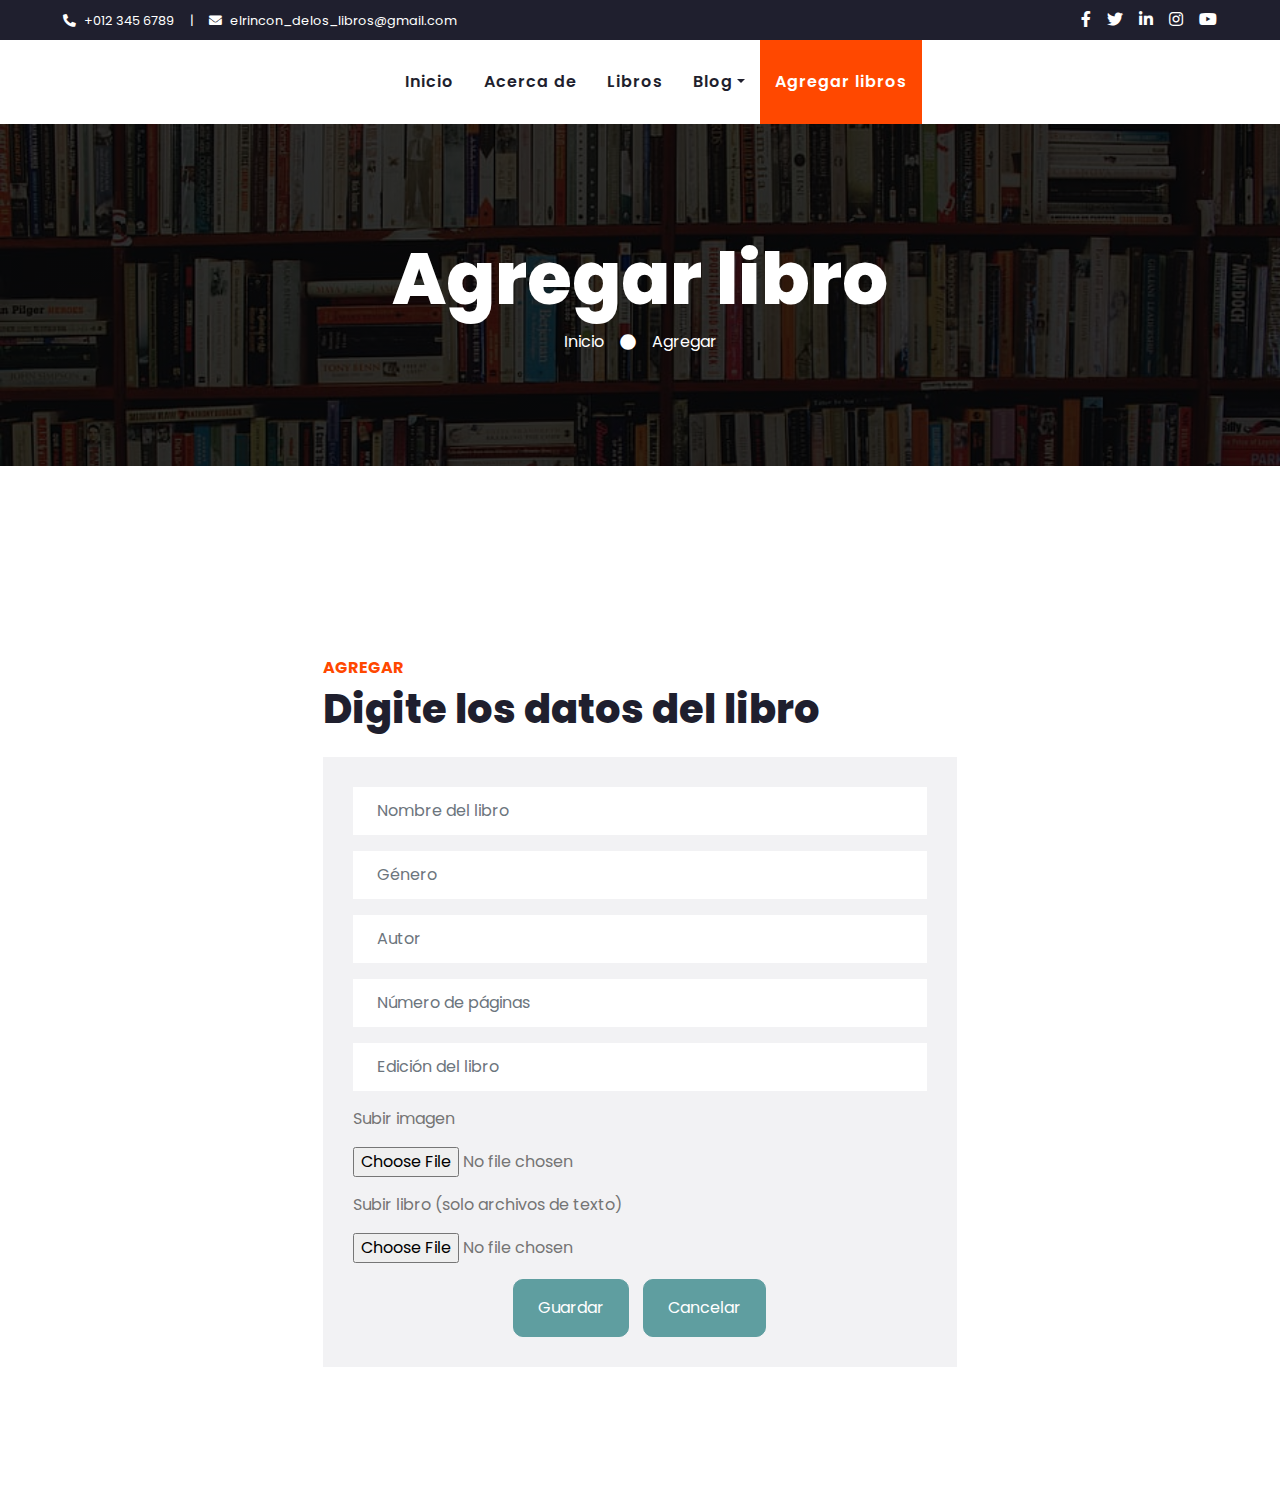
<file: contact.html>
<!DOCTYPE html>
<html lang="es">

<head>
    <meta charset="utf-8">
    <title>FASTER - Logistics Company Website Template</title>
    <meta content="width=device-width, initial-scale=1.0" name="viewport">
    <meta content="Free HTML Templates" name="keywords">
    <meta content="Free HTML Templates" name="description">

    <!-- Favicon -->
    <link href="img/favicon.ico" rel="icon">

    <!-- Google Web Fonts -->
    <link rel="preconnect" href="https://fonts.gstatic.com">
    <link href="https://fonts.googleapis.com/css2?family=Poppins:wght@100;200;300;400;500;600;700;800;900&display=swap" rel="stylesheet">

    <!-- Font Awesome -->
    <link href="https://cdnjs.cloudflare.com/ajax/libs/font-awesome/5.10.0/css/all.min.css" rel="stylesheet">

    <!-- Libraries Stylesheet -->
    <link href="lib/owlcarousel/assets/owl.carousel.min.css" rel="stylesheet">

    <!-- Customized Bootstrap Stylesheet -->
    <link href="css/style.css" rel="stylesheet">
</head>

<body>
    <!-- Topbar Start -->
    <div class="container-fluid bg-dark">
        <div class="row py-2 px-lg-5">
            <div class="col-lg-6 text-center text-lg-left mb-2 mb-lg-0">
                <div class="d-inline-flex align-items-center text-white">
                    <small><i class="fa fa-phone-alt mr-2"></i>+012 345 6789</small>
                    <small class="px-3">|</small>
                    <small><i class="fa fa-envelope mr-2"></i>elrincon_delos_libros@gmail.com</small>
                </div>
            </div>
            <div class="col-lg-6 text-center text-lg-right">
                <div class="d-inline-flex align-items-center">
                    <a class="text-white px-2" href="">
                        <i class="fab fa-facebook-f"></i>
                    </a>
                    <a class="text-white px-2" href="">
                        <i class="fab fa-twitter"></i>
                    </a>
                    <a class="text-white px-2" href="">
                        <i class="fab fa-linkedin-in"></i>
                    </a>
                    <a class="text-white px-2" href="">
                        <i class="fab fa-instagram"></i>
                    </a>
                    <a class="text-white pl-2" href="">
                        <i class="fab fa-youtube"></i>
                    </a>
                </div>
            </div>
        </div>
    </div>
    <!-- Topbar End -->


    <!-- Navbar Start -->
    <div class="container-fluid p-0">
        <nav class="navbar navbar-expand-lg bg-light navbar-light py-3 py-lg-0 px-lg-5">
            <a href="index.html" class="navbar-brand ml-lg-3">
               
            </a>
            <button type="button" class="navbar-toggler" data-toggle="collapse" data-target="#navbarCollapse">
                <span class="navbar-toggler-icon"></span>
            </button>
            <div class="collapse navbar-collapse justify-content-between px-lg-3" id="navbarCollapse">
                <div class="navbar-nav m-auto py-0">
                    <a href="index.html" class="nav-item nav-link">Inicio</a>
                    <a href="about.html" class="nav-item nav-link">Acerca de </a>
                    <a href="service.html" class="nav-item nav-link">Libros</a>
                    <div class="nav-item dropdown">
                        <a href="#" class="nav-link dropdown-toggle" data-toggle="dropdown">Blog</a>
                        <div class="dropdown-menu rounded-0 m-0">
                            <a href="blog.html" class="dropdown-item">Adquirir libro</a>
                            <a href="single.html" class="dropdown-item">Suscribirse</a>
                        </div>
                    </div>
                    <a href="contact.html" class="nav-item nav-link active">Agregar libros</a>
                </div>
              
            </div>
        </nav>
    </div>
    <!-- Navbar End -->


    <!-- Header Start -->
    <div class="jumbotron jumbotron-fluid mb-5">
        <div class="container text-center py-5">
            <h1 class="text-white display-3">Agregar libro</h1>
            <div class="d-inline-flex align-items-center text-white">
                <p class="m-0"><a class="text-white" href="">Inicio</a></p>
                <i class="fa fa-circle px-3"></i>
                <p class="m-0">Agregar</p>
            </div>
        </div>
    </div>
    <!-- Header End -->


    <!-- Contact Start -->
    <div class="container-fluid py-5">
        <div class="container">
            <div class="row d-flex justify-content-center align-items-center" style="min-height: 100vh;">
                <div class="col-lg-7">
                    <h6 class="text-primary text-uppercase font-weight-bold">Agregar</h6>
                    <h1 class="mb-4">Digite los datos del libro</h1>
                    <div class="contact-form bg-secondary" style="padding: 30px;">
                        <div id="success"></div>
                        <form name="sentMessage" id="contactForm" novalidate="No es valido">
                            <div class="control-group">
                                <input type="text" class="form-control border-0 p-4" id="name" placeholder="Nombre del libro"
                                    required="required" data-validation-required-message="Ingrese el nombre del libro" />
                                <p class="help-block text-danger" id="errorName"></p>
                            </div>
    
                            <div class="control-group">
                                <input type="text" class="form-control border-0 p-4" id="genero" placeholder="Género"
                                    required="required" data-validation-required-message="Ingrese el género del libro" />
                                <p class="help-block text-danger" id="errorGenero"></p>
                            </div>
    
                            <div class="control-group">
                                <input type="text" class="form-control border-0 p-4" id="autor" placeholder="Autor"
                                    required="required" data-validation-required-message="Ingrese el autor del libro" />
                                <p class="help-block text-danger" id="errorAutor"></p>
                            </div>
    
                            <div class="control-group">
                                <input type="text" class="form-control border-0 p-4" id="numpg" placeholder="Número de páginas"
                                    required="required" data-validation-required-message="Ingrese la cantidad de páginas que tiene el libro" />
                                <p class="help-block text-danger" id="errorNumpg"></p>
                            </div>
    
                            <div class="control-group">
                                <input type="text" class="form-control border-0 p-4" id="edicion" placeholder="Edición del libro"
                                    required="required" data-validation-required-message="Ingrese la edición del libro" />
                                <p class="help-block text-danger" id="errorEdicion"></p>
                            </div>
    
                            <div>
                                <p>Subir imagen</p>
                                <input type="file" id="imagen">
                                <p class="help-block text-danger" id="errorImagen"></p>
                            </div>
    
                            <div>
                                <p>Subir libro (solo archivos de texto)</p>
                                <input type="file" id="libro" accept=".txt, .pdf, .doc, .docx">
                                <p class="help-block text-danger" id="errorLibro"></p>
                            </div>
    
                            <div style="text-align: center;">
                                <button class="btn btn-primary py-3 px-4" type="button" id="guardarButton" style="border-radius: 10px; margin-right: 10px;">Guardar</button>
                                <button class="btn btn-primary py-3 px-4" type="button" style="border-radius: 10px;">Cancelar</button>
                            </div>
    
                            <script>
                                document.getElementById('guardarButton').addEventListener('click', function() {
                                    let nombre = document.getElementById('name').value;
                                    let genero = document.getElementById('genero').value;
                                    let autor = document.getElementById('autor').value;
                                    let numpg = document.getElementById('numpg').value;
                                    let edicion = document.getElementById('edicion').value; // Obtener valor de edición
                                    let imagen = document.getElementById('imagen').files;
                                    let libro = document.getElementById('libro').files;
    
                                    let errorName = document.getElementById('errorName');
                                    let errorGenero = document.getElementById('errorGenero');
                                    let errorAutor = document.getElementById('errorAutor');
                                    let errorNumpg = document.getElementById('errorNumpg');
                                    let errorEdicion = document.getElementById('errorEdicion'); // Obtener elemento de error
                                    let errorImagen = document.getElementById('errorImagen');
                                    let errorLibro = document.getElementById('errorLibro');
    
                                    // Resetear mensajes de error
                                    errorName.innerText = '';
                                    errorGenero.innerText = '';
                                    errorAutor.innerText = '';
                                    errorNumpg.innerText = '';
                                    errorEdicion.innerText = ''; // Resetear mensaje de error de edición
                                    errorImagen.innerText = '';
                                    errorLibro.innerText = '';
    
                                    // Validaciones
                                    if (nombre === '') {
                                        errorName.innerText = 'Por favor, ingrese el nombre del libro.';
                                    } else if (!/^[A-Z]/.test(nombre)) {
                                        errorName.innerText = 'El nombre del libro debe comenzar con mayúscula.';
                                    }
    
                                    if (genero === '') {
                                        errorGenero.innerText = 'Por favor, ingrese el género del libro.';
                                    } else if (!/^[A-Z]/.test(genero)) {
                                        errorGenero.innerText = 'El género del libro debe comenzar con mayúscula.';
                                    }
    
                                    if (autor === '') {
                                        errorAutor.innerText = 'Por favor, ingrese el autor del libro.';
                                    } else if (!/^[A-Z][a-z]+ [A-Z][a-z]+$/.test(autor)) {
                                        errorAutor.innerText = 'El autor debe tener nombre y apellido.';
                                    }
    
                                    if (numpg === '') {
                                        errorNumpg.innerText = 'Por favor, ingrese el número de páginas.';
                                    } else if (isNaN(numpg)) {
                                        errorNumpg.innerText = 'Error.';
                                    }
    
                                    if (edicion === '') { // Validar edición
                                        errorEdicion.innerText = 'Por favor, ingrese la edición del libro.';
                                    }
    
                                    if (imagen.length === 0) {
                                        errorImagen.innerText = 'Por favor, suba una imagen.';
                                    }
    
                                    if (libro.length === 0) {
                                        errorLibro.innerText = 'Por favor, suba el libro.';
                                    } else {
                                        const allowedTypes = ['.txt', '.pdf', '.doc', '.docx'];
                                        const fileExtension = libro[0].name.slice((libro[0].name.lastIndexOf(".")));
                                        if (!allowedTypes.includes(fileExtension.toLowerCase())) {
                                            errorLibro.innerText = 'Por favor, suba un archivo de texto válido (.txt, .pdf, .doc, .docx).';
                                            return;
                                        }
                                    }
    
                                    // Si todo está bien, mostrar mensaje de éxito
                                    if (nombre !== '' && genero !== '' && autor !== '' && numpg !== '' && edicion !== '' && imagen.length > 0 && libro.length > 0
                                        && /^[A-Z]/.test(nombre) && /^[A-Z]/.test(genero) && /^[A-Z][a-z]+ [A-Z][a-z]+$/.test(autor) && !isNaN(numpg)) {
                                        alert('Libro agregado con éxito!');
                                        // Aquí puedes agregar el código para procesar la información
                                    }
                                });
                            </script>
    
                        </form>
                    </div>
                </div>
            </div>
        </div>
    </div>
    
    <!-- Contact End -->


    <!-- Footer Start -->

    <!-- Footer End -->


    <!-- Back to Top -->
    <a href="#" class="btn btn-lg btn-primary back-to-top"><i class="fa fa-angle-double-up"></i></a>


    <!-- JavaScript Libraries -->
    <script src="https://code.jquery.com/jquery-3.4.1.min.js"></script>
    <script src="https://stackpath.bootstrapcdn.com/bootstrap/4.4.1/js/bootstrap.bundle.min.js"></script>
    <script src="lib/easing/easing.min.js"></script>
    <script src="lib/waypoints/waypoints.min.js"></script>
    <script src="lib/counterup/counterup.min.js"></script>
    <script src="lib/owlcarousel/owl.carousel.min.js"></script>

    <!-- Contact Javascript File -->
    <script src="mail/jqBootstrapValidation.min.js"></script>
    <script src="mail/contact.js"></script>

    <!-- Template Javascript -->
    <script src="js/main.js"></script>
</body>

</html>
</file>
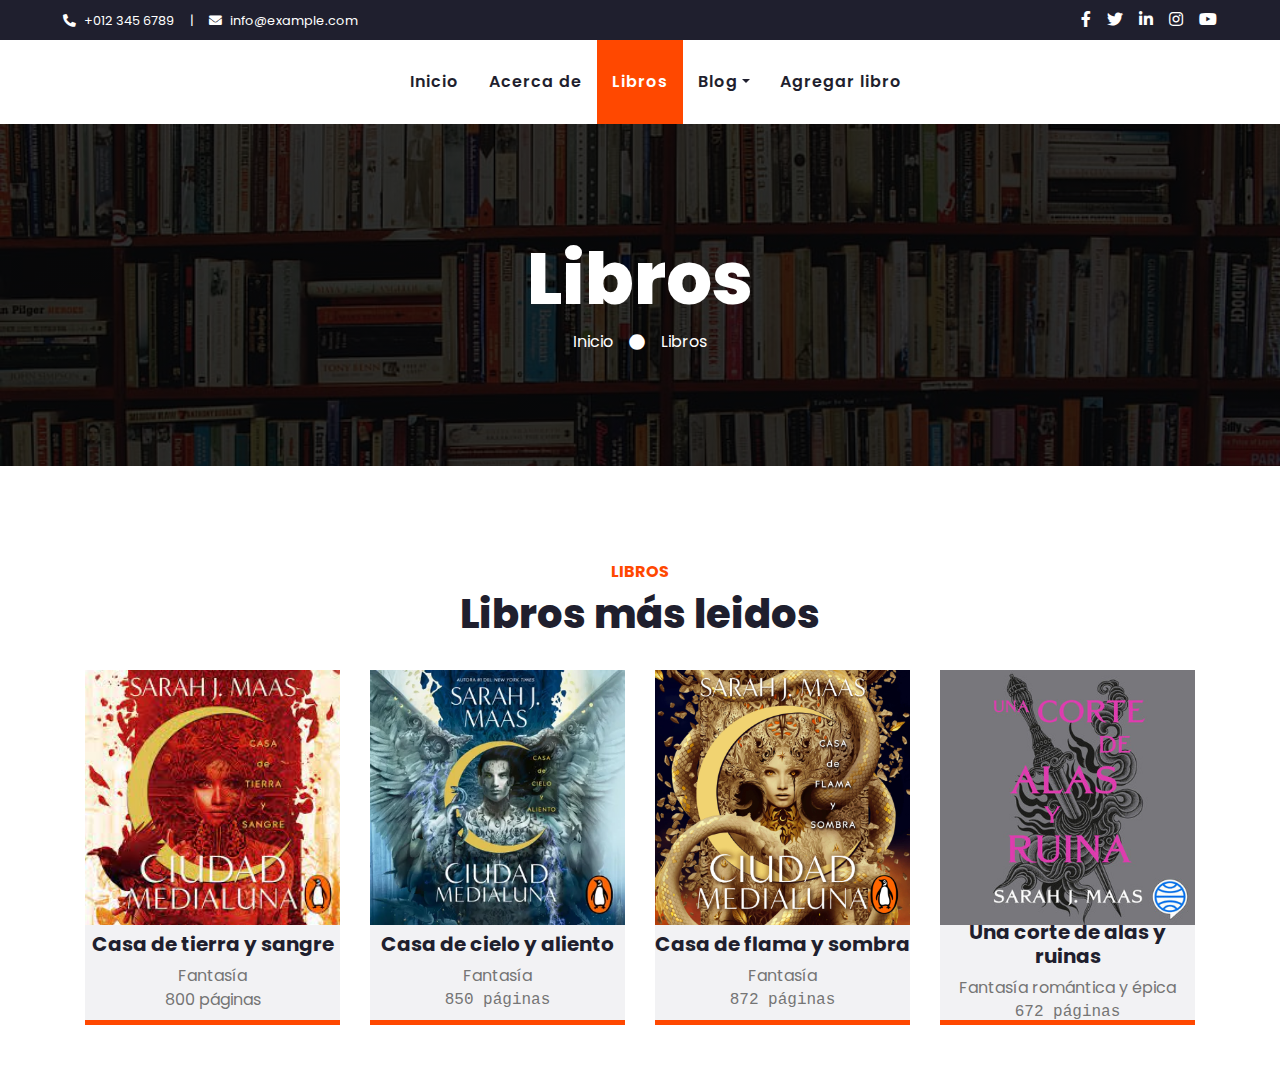
<file: service.html>
<!DOCTYPE html>
<html lang="es">

<head>
    <meta charset="utf-8">
    <title>FASTER - Logistics Company Website Template</title>
    <meta content="width=device-width, initial-scale=1.0" name="viewport">
    <meta content="Free HTML Templates" name="keywords">
    <meta content="Free HTML Templates" name="description">

    <!-- Favicon -->
    <link href="img/favicon.ico" rel="icon">

    <!-- Google Web Fonts -->
    <link rel="preconnect" href="https://fonts.gstatic.com">
    <link href="https://fonts.googleapis.com/css2?family=Poppins:wght@100;200;300;400;500;600;700;800;900&display=swap" rel="stylesheet">

    <!-- Font Awesome -->
    <link href="https://cdnjs.cloudflare.com/ajax/libs/font-awesome/5.10.0/css/all.min.css" rel="stylesheet">

    <!-- Libraries Stylesheet -->
    <link href="lib/owlcarousel/assets/owl.carousel.min.css" rel="stylesheet">

    <!-- Customized Bootstrap Stylesheet -->
    <link href="css/style.css" rel="stylesheet">
</head>

<body>
    <!-- Topbar Start -->
    <div class="container-fluid bg-dark">
        <div class="row py-2 px-lg-5">
            <div class="col-lg-6 text-center text-lg-left mb-2 mb-lg-0">
                <div class="d-inline-flex align-items-center text-white">
                    <small><i class="fa fa-phone-alt mr-2"></i>+012 345 6789</small>
                    <small class="px-3">|</small>
                    <small><i class="fa fa-envelope mr-2"></i>info@example.com</small>
                </div>
            </div>
            <div class="col-lg-6 text-center text-lg-right">
                <div class="d-inline-flex align-items-center">
                    <a class="text-white px-2" href="">
                        <i class="fab fa-facebook-f"></i>
                    </a>
                    <a class="text-white px-2" href="">
                        <i class="fab fa-twitter"></i>
                    </a>
                    <a class="text-white px-2" href="">
                        <i class="fab fa-linkedin-in"></i>
                    </a>
                    <a class="text-white px-2" href="">
                        <i class="fab fa-instagram"></i>
                    </a>
                    <a class="text-white pl-2" href="">
                        <i class="fab fa-youtube"></i>
                    </a>
                </div>
            </div>
        </div>
    </div>
    <!-- Topbar End -->


    <!-- Navbar Start -->
    <div class="container-fluid p-0">
        <nav class="navbar navbar-expand-lg bg-light navbar-light py-3 py-lg-0 px-lg-5">
            <a href="index.html" class="navbar-brand ml-lg-3">
            </a>
            <button type="button" class="navbar-toggler" data-toggle="collapse" data-target="#navbarCollapse">
                <span class="navbar-toggler-icon"></span>
            </button>
            <div class="collapse navbar-collapse justify-content-between px-lg-3" id="navbarCollapse">
                <div class="navbar-nav m-auto py-0">
                    <a href="index.html" class="nav-item nav-link">Inicio</a>
                    <a href="about.html" class="nav-item nav-link">Acerca de</a>
                    <a href="service.html" class="nav-item nav-link active">Libros</a>
                    <div class="nav-item dropdown">
                        <a href="#" class="nav-link dropdown-toggle" data-toggle="dropdown">Blog</a>
                        <div class="dropdown-menu rounded-0 m-0">
                            <a href="blog.html" class="dropdown-item">Descargar libro</a>
                            <a href="single.html" class="dropdown-item">Suscribirse</a>
                        </div>
                    </div>
                    <a href="contact.html" class="nav-item nav-link">Agregar libro</a>
                </div>
            </div>
        </nav>
    </div>
    <!-- Navbar End -->


    <!-- Header Start -->
    <div class="jumbotron jumbotron-fluid mb-5">
        <div class="container text-center py-5">
            <h1 class="text-white display-3">Libros</h1>
            <div class="d-inline-flex align-items-center text-white">
                <p class="m-0"><a class="text-white" href="">Inicio</a></p>
                <i class="fa fa-circle px-3"></i>
                <p class="m-0">Libros</p>
            </div>
        </div>
    </div>
    <!-- Header End -->


    <!-- Services Start -->
    <div class="container-fluid pt-5">
        <div class="container">
            <div class="text-center pb-2">
                <h6 class="text-primary text-uppercase font-weight-bold">Libros</h6>
                <h1 class="mb-4">Libros más leidos</h1>
            </div>
            <div class="row">
                <div class="col-lg-3 col-md-6">
                    <div class="team card position-relative overflow-hidden border-0 mb-5">
                        <img class="card-img-top" src="img/tierra.jpeg" alt="">
                        <div class="card-body text-center p-0">
                            <div class="team-text d-flex flex-column justify-content-center bg-secondary">
                                <h5 class="font-weight-bold">Casa de tierra y sangre</h5>
                                <span>Fantasía</span>
                                <span>800 páginas</span>
                            </div>
                           
                        </div>
                    </div>
                </div>
                <div class="col-lg-3 col-md-6">
                    <div class="team card position-relative overflow-hidden border-0 mb-5">
                        <img class="card-img-top" src="img/cielo.webp" alt="">
                        <div class="card-body text-center p-0">
                            <div class="team-text d-flex flex-column justify-content-center bg-secondary">
                                <h5 class="font-weight-bold">Casa de cielo y aliento</h5>
                                <span>Fantasía</span>
                                <samp>850 páginas</samp>
                            </div>
                           
                        </div>
                    </div>
                </div>
                <div class="col-lg-3 col-md-6">
                    <div class="team card position-relative overflow-hidden border-0 mb-5">
                        <img class="card-img-top" src="img/sombra.jpg" alt="">
                        <div class="card-body text-center p-0">
                            <div class="team-text d-flex flex-column justify-content-center bg-secondary">
                                <h5 class="font-weight-bold">Casa de flama y sombra</h5>
                                <span>Fantasía</span>
                                <samp>872 páginas</samp>
                            </div>
                           
                        </div>
                    </div>
                </div>
                <div class="col-lg-3 col-md-6">
                    <div class="team card position-relative overflow-hidden border-0 mb-5">
                        <img class="card-img-top" src="img/alas.jpg" alt="">
                        <div class="card-body text-center p-0">
                            <div class="team-text d-flex flex-column justify-content-center bg-secondary">
                                <h5 class="font-weight-bold">Una corte de alas y ruinas</h5>
                                <span> Fantasía romántica y épica</span>
                                <samp>672 páginas</samp>
                            </div>
                           
                        </div>
                    </div>
                </div>
               
               
            </div>
            
        </div>
    </div>
    <!-- Services End -->


    <!--  Quote Request Start -->
   
    <!-- Quote Request Start -->


    <!-- Testimonial Start -->
   
    <!-- Testimonial End -->


    <!-- Footer Start -->
    
                    
    
    <!-- Footer End -->


    <!-- Back to Top -->
    <a href="#" class="btn btn-lg btn-primary back-to-top"><i class="fa fa-angle-double-up"></i></a>


    <!-- JavaScript Libraries -->
    <script src="https://code.jquery.com/jquery-3.4.1.min.js"></script>
    <script src="https://stackpath.bootstrapcdn.com/bootstrap/4.4.1/js/bootstrap.bundle.min.js"></script>
    <script src="lib/easing/easing.min.js"></script>
    <script src="lib/waypoints/waypoints.min.js"></script>
    <script src="lib/counterup/counterup.min.js"></script>
    <script src="lib/owlcarousel/owl.carousel.min.js"></script>

    <!-- Contact Javascript File -->
    <script src="mail/jqBootstrapValidation.min.js"></script>
    <script src="mail/contact.js"></script>

    <!-- Template Javascript -->
    <script src="js/main.js"></script>
</body>

</html>
</file>
<file: css/style.css>
/******* Bootstrap Theming ********/
/*!
 * Bootstrap v4.5.3 (https://getbootstrap.com/)
 * Copyright 2011-2020 The Bootstrap Authors
 * Copyright 2011-2020 Twitter, Inc.
 * Licensed under MIT (https://github.com/twbs/bootstrap/blob/main/LICENSE)
 */
:root {
  --blue: #007bff;
  --indigo: #6610f2;
  --purple: #6f42c1;
  --pink: #e83e8c;
  --red: #dc3545;
  --orange: #78a0f7;
  --yellow: #ffc107;
  --green: #28a745;
  --teal: #20c997;
  --cyan: #17a2b8;
  --white: #fff;
  --gray: #6c757d;
  --gray-dark: #343a40;
  --primary: #78a0f7;
  --secondary: #F2F2F4;
  --success: #28a745;
  --info: #17a2b8;
  --warning: #ffc107;
  --danger: #dc3545;
  --light: #FFFFFF;
  --dark: #1F1F2E;
  --breakpoint-xs: 0;
  --breakpoint-sm: 576px;
  --breakpoint-md: 768px;
  --breakpoint-lg: 992px;
  --breakpoint-xl: 1200px;
  --font-family-sans-serif: "Poppins", sans-serif;
  --font-family-monospace: SFMono-Regular, Menlo, Monaco, Consolas, "Liberation Mono", "Courier New", monospace;
}

*,
*::before,
*::after {
  box-sizing: border-box;
}

html {
  font-family: sans-serif;
  line-height: 1.15;
  -webkit-text-size-adjust: 100%;
  -webkit-tap-highlight-color: rgba(0, 0, 0, 0);
}

article, aside, figcaption, figure, footer, header, hgroup, main, nav, section {
  display: block;
}

body {
  margin: 0;
  font-family: "Poppins", sans-serif;
  font-size: 1rem;
  font-weight: 400;
  line-height: 1.5;
  color: #757575;
  text-align: left;
  background-color: #fff;
}

[tabindex="-1"]:focus:not(:focus-visible) {
  outline: 0 !important;
}

hr {
  box-sizing: content-box;
  height: 0;
  overflow: visible;
}

h1, h2, h3, h4, h5, h6 {
  margin-top: 0;
  margin-bottom: 0.5rem;
}

p {
  margin-top: 0;
  margin-bottom: 1rem;
}

abbr[title],
abbr[data-original-title] {
  text-decoration: underline;
  text-decoration: underline dotted;
  cursor: help;
  border-bottom: 0;
  text-decoration-skip-ink: none;
}

address {
  margin-bottom: 1rem;
  font-style: normal;
  line-height: inherit;
}

ol,
ul,
dl {
  margin-top: 0;
  margin-bottom: 1rem;
}

ol ol,
ul ul,
ol ul,
ul ol {
  margin-bottom: 0;
}

dt {
  font-weight: 700;
}

dd {
  margin-bottom: .5rem;
  margin-left: 0;
}

blockquote {
  margin: 0 0 1rem;
}

b,
strong {
  font-weight: bolder;
}

small {
  font-size: 80%;
}

sub,
sup {
  position: relative;
  font-size: 75%;
  line-height: 0;
  vertical-align: baseline;
}

sub {
  bottom: -.25em;
}

sup {
  top: -.5em;
}

a {
  color: #131212;
  text-decoration: none;
  background-color: transparent;
}

a:hover {
  color: #b33200;
  text-decoration: underline;
}

a:not([href]):not([class]) {
  color: inherit;
  text-decoration: none;
}

a:not([href]):not([class]):hover {
  color: inherit;
  text-decoration: none;
}

pre,
code,
kbd,
samp {
  font-family: SFMono-Regular, Menlo, Monaco, Consolas, "Liberation Mono", "Courier New", monospace;
  font-size: 1em;
}

pre {
  margin-top: 0;
  margin-bottom: 1rem;
  overflow: auto;
  -ms-overflow-style: scrollbar;
}

figure {
  margin: 0 0 1rem;
}

img {
  vertical-align: middle;
  border-style: none;
}

svg {
  overflow: hidden;
  vertical-align: middle;
}

table {
  border-collapse: collapse;
}

caption {
  padding-top: 0.75rem;
  padding-bottom: 0.75rem;
  color: #6c757d;
  text-align: left;
  caption-side: bottom;
}

th {
  text-align: inherit;
  text-align: -webkit-match-parent;
}

label {
  display: inline-block;
  margin-bottom: 0.5rem;
}

button {
  border-radius: 0;
}

button:focus {
  outline: 1px dotted;
  outline: 5px auto -webkit-focus-ring-color;
}

input,
button,
select,
optgroup,
textarea {
  margin: 0;
  font-family: inherit;
  font-size: inherit;
  line-height: inherit;
}

button,
input {
  overflow: visible;
}

button,
select {
  text-transform: none;
}

[role="button"] {
  cursor: pointer;
}

select {
  word-wrap: normal;
}

button,
[type="button"],
[type="reset"],
[type="submit"] {
  -webkit-appearance: button;
}

button:not(:disabled),
[type="button"]:not(:disabled),
[type="reset"]:not(:disabled),
[type="submit"]:not(:disabled) {
  cursor: pointer;
}

button::-moz-focus-inner,
[type="button"]::-moz-focus-inner,
[type="reset"]::-moz-focus-inner,
[type="submit"]::-moz-focus-inner {
  padding: 0;
  border-style: none;
}

input[type="radio"],
input[type="checkbox"] {
  box-sizing: border-box;
  padding: 0;
}

textarea {
  overflow: auto;
  resize: vertical;
}

fieldset {
  min-width: 0;
  padding: 0;
  margin: 0;
  border: 0;
}

legend {
  display: block;
  width: 100%;
  max-width: 100%;
  padding: 0;
  margin-bottom: .5rem;
  font-size: 1.5rem;
  line-height: inherit;
  color: inherit;
  white-space: normal;
}

@media (max-width: 1200px) {
  legend {
    font-size: calc(1.275rem + 0.3vw) ;
  }
}

progress {
  vertical-align: baseline;
}

[type="number"]::-webkit-inner-spin-button,
[type="number"]::-webkit-outer-spin-button {
  height: auto;
}

[type="search"] {
  outline-offset: -2px;
  -webkit-appearance: none;
}

[type="search"]::-webkit-search-decoration {
  -webkit-appearance: none;
}

::-webkit-file-upload-button {
  font: inherit;
  -webkit-appearance: button;
}

output {
  display: inline-block;
}

summary {
  display: list-item;
  cursor: pointer;
}

template {
  display: none;
}

[hidden] {
  display: none !important;
}

h1, h2, h3, h4, h5, h6,
.h1, .h2, .h3, .h4, .h5, .h6 {
  margin-bottom: 0.5rem;
  font-weight: 500;
  line-height: 1.2;
  color: #1F1F2E;
}

h1, .h1 {
  font-size: 2.5rem;
}

@media (max-width: 1200px) {
  h1, .h1 {
    font-size: calc(1.375rem + 1.5vw) ;
  }
}

h2, .h2 {
  font-size: 2rem;
}

@media (max-width: 1200px) {
  h2, .h2 {
    font-size: calc(1.325rem + 0.9vw) ;
  }
}

h3, .h3 {
  font-size: 1.75rem;
}

@media (max-width: 1200px) {
  h3, .h3 {
    font-size: calc(1.3rem + 0.6vw) ;
  }
}

h4, .h4 {
  font-size: 1.5rem;
}

@media (max-width: 1200px) {
  h4, .h4 {
    font-size: calc(1.275rem + 0.3vw) ;
  }
}

h5, .h5 {
  font-size: 1.25rem;
}

h6, .h6 {
  font-size: 1rem;
}

.lead {
  font-size: 1.25rem;
  font-weight: 300;
}

.display-1 {
  font-size: 6rem;
  font-weight: 300;
  line-height: 1.2;
}

@media (max-width: 1200px) {
  .display-1 {
    font-size: calc(1.725rem + 5.7vw) ;
  }
}

.display-2 {
  font-size: 5.5rem;
  font-weight: 300;
  line-height: 1.2;
}

@media (max-width: 1200px) {
  .display-2 {
    font-size: calc(1.675rem + 5.1vw) ;
  }
}

.display-3 {
  font-size: 4.5rem;
  font-weight: 300;
  line-height: 1.2;
}

@media (max-width: 1200px) {
  .display-3 {
    font-size: calc(1.575rem + 3.9vw) ;
  }
}

.display-4 {
  font-size: 3.5rem;
  font-weight: 300;
  line-height: 1.2;
}

@media (max-width: 1200px) {
  .display-4 {
    font-size: calc(1.475rem + 2.7vw) ;
  }
}

hr {
  margin-top: 1rem;
  margin-bottom: 1rem;
  border: 0;
  border-top: 1px solid rgba(0, 0, 0, 0.1);
}

small,
.small {
  font-size: 80%;
  font-weight: 400;
}

mark,
.mark {
  padding: 0.2em;
  background-color: #fcf8e3;
}

.list-unstyled {
  padding-left: 0;
  list-style: none;
}

.list-inline {
  padding-left: 0;
  list-style: none;
}

.list-inline-item {
  display: inline-block;
}

.list-inline-item:not(:last-child) {
  margin-right: 0.5rem;
}

.initialism {
  font-size: 90%;
  text-transform: uppercase;
}

.blockquote {
  margin-bottom: 1rem;
  font-size: 1.25rem;
}

.blockquote-footer {
  display: block;
  font-size: 80%;
  color: #6c757d;
}

.blockquote-footer::before {
  content: "\2014\00A0";
}

.img-fluid {
  max-width: 100%;
  height: auto;
}

.img-thumbnail {
  padding: 0.25rem;
  background-color: #fff;
  border: 1px solid #dee2e6;
  max-width: 100%;
  height: auto;
}

.figure {
  display: inline-block;
}

.figure-img {
  margin-bottom: 0.5rem;
  line-height: 1;
}

.figure-caption {
  font-size: 90%;
  color: #6c757d;
}

code {
  font-size: 87.5%;
  color: #e83e8c;
  word-wrap: break-word;
}

a > code {
  color: inherit;
}

kbd {
  padding: 0.2rem 0.4rem;
  font-size: 87.5%;
  color: #fff;
  background-color: #212529;
}

kbd kbd {
  padding: 0;
  font-size: 100%;
  font-weight: 700;
}

pre {
  display: block;
  font-size: 87.5%;
  color: #212529;
}

pre code {
  font-size: inherit;
  color: inherit;
  word-break: normal;
}

.pre-scrollable {
  max-height: 340px;
  overflow-y: scroll;
}

.container,
.container-fluid,
.container-sm,
.container-md,
.container-lg,
.container-xl {
  width: 100%;
  padding-right: 15px;
  padding-left: 15px;
  margin-right: auto;
  margin-left: auto;
}

@media (min-width: 576px) {
  .container, .container-sm {
    max-width: 540px;
  }
}

@media (min-width: 768px) {
  .container, .container-sm, .container-md {
    max-width: 720px;
  }
}

@media (min-width: 992px) {
  .container, .container-sm, .container-md, .container-lg {
    max-width: 960px;
  }
}

@media (min-width: 1200px) {
  .container, .container-sm, .container-md, .container-lg, .container-xl {
    max-width: 1140px;
  }
}

.row {
  display: flex;
  flex-wrap: wrap;
  margin-right: -15px;
  margin-left: -15px;
}

.no-gutters {
  margin-right: 0;
  margin-left: 0;
}

.no-gutters > .col,
.no-gutters > [class*="col-"] {
  padding-right: 0;
  padding-left: 0;
}

.col-1, .col-2, .col-3, .col-4, .col-5, .col-6, .col-7, .col-8, .col-9, .col-10, .col-11, .col-12, .col,
.col-auto, .col-sm-1, .col-sm-2, .col-sm-3, .col-sm-4, .col-sm-5, .col-sm-6, .col-sm-7, .col-sm-8, .col-sm-9, .col-sm-10, .col-sm-11, .col-sm-12, .col-sm,
.col-sm-auto, .col-md-1, .col-md-2, .col-md-3, .col-md-4, .col-md-5, .col-md-6, .col-md-7, .col-md-8, .col-md-9, .col-md-10, .col-md-11, .col-md-12, .col-md,
.col-md-auto, .col-lg-1, .col-lg-2, .col-lg-3, .col-lg-4, .col-lg-5, .col-lg-6, .col-lg-7, .col-lg-8, .col-lg-9, .col-lg-10, .col-lg-11, .col-lg-12, .col-lg,
.col-lg-auto, .col-xl-1, .col-xl-2, .col-xl-3, .col-xl-4, .col-xl-5, .col-xl-6, .col-xl-7, .col-xl-8, .col-xl-9, .col-xl-10, .col-xl-11, .col-xl-12, .col-xl,
.col-xl-auto {
  position: relative;
  width: 100%;
  padding-right: 15px;
  padding-left: 15px;
}

.col {
  flex-basis: 0;
  flex-grow: 1;
  max-width: 100%;
}

.row-cols-1 > * {
  flex: 0 0 100%;
  max-width: 100%;
}

.row-cols-2 > * {
  flex: 0 0 50%;
  max-width: 50%;
}

.row-cols-3 > * {
  flex: 0 0 33.33333%;
  max-width: 33.33333%;
}

.row-cols-4 > * {
  flex: 0 0 25%;
  max-width: 25%;
}

.row-cols-5 > * {
  flex: 0 0 20%;
  max-width: 20%;
}

.row-cols-6 > * {
  flex: 0 0 16.66667%;
  max-width: 16.66667%;
}

.col-auto {
  flex: 0 0 auto;
  width: auto;
  max-width: 100%;
}

.col-1 {
  flex: 0 0 8.33333%;
  max-width: 8.33333%;
}

.col-2 {
  flex: 0 0 16.66667%;
  max-width: 16.66667%;
}

.col-3 {
  flex: 0 0 25%;
  max-width: 25%;
}

.col-4 {
  flex: 0 0 33.33333%;
  max-width: 33.33333%;
}

.col-5 {
  flex: 0 0 41.66667%;
  max-width: 41.66667%;
}

.col-6 {
  flex: 0 0 50%;
  max-width: 50%;
}

.col-7 {
  flex: 0 0 58.33333%;
  max-width: 58.33333%;
}

.col-8 {
  flex: 0 0 66.66667%;
  max-width: 66.66667%;
}

.col-9 {
  flex: 0 0 75%;
  max-width: 75%;
}

.col-10 {
  flex: 0 0 83.33333%;
  max-width: 83.33333%;
}

.col-11 {
  flex: 0 0 91.66667%;
  max-width: 91.66667%;
}

.col-12 {
  flex: 0 0 100%;
  max-width: 100%;
}

.order-first {
  order: -1;
}

.order-last {
  order: 13;
}

.order-0 {
  order: 0;
}

.order-1 {
  order: 1;
}

.order-2 {
  order: 2;
}

.order-3 {
  order: 3;
}

.order-4 {
  order: 4;
}

.order-5 {
  order: 5;
}

.order-6 {
  order: 6;
}

.order-7 {
  order: 7;
}

.order-8 {
  order: 8;
}

.order-9 {
  order: 9;
}

.order-10 {
  order: 10;
}

.order-11 {
  order: 11;
}

.order-12 {
  order: 12;
}

.offset-1 {
  margin-left: 8.33333%;
}

.offset-2 {
  margin-left: 16.66667%;
}

.offset-3 {
  margin-left: 25%;
}

.offset-4 {
  margin-left: 33.33333%;
}

.offset-5 {
  margin-left: 41.66667%;
}

.offset-6 {
  margin-left: 50%;
}

.offset-7 {
  margin-left: 58.33333%;
}

.offset-8 {
  margin-left: 66.66667%;
}

.offset-9 {
  margin-left: 75%;
}

.offset-10 {
  margin-left: 83.33333%;
}

.offset-11 {
  margin-left: 91.66667%;
}

@media (min-width: 576px) {
  .col-sm {
    flex-basis: 0;
    flex-grow: 1;
    max-width: 100%;
  }
  .row-cols-sm-1 > * {
    flex: 0 0 100%;
    max-width: 100%;
  }
  .row-cols-sm-2 > * {
    flex: 0 0 50%;
    max-width: 50%;
  }
  .row-cols-sm-3 > * {
    flex: 0 0 33.33333%;
    max-width: 33.33333%;
  }
  .row-cols-sm-4 > * {
    flex: 0 0 25%;
    max-width: 25%;
  }
  .row-cols-sm-5 > * {
    flex: 0 0 20%;
    max-width: 20%;
  }
  .row-cols-sm-6 > * {
    flex: 0 0 16.66667%;
    max-width: 16.66667%;
  }
  .col-sm-auto {
    flex: 0 0 auto;
    width: auto;
    max-width: 100%;
  }
  .col-sm-1 {
    flex: 0 0 8.33333%;
    max-width: 8.33333%;
  }
  .col-sm-2 {
    flex: 0 0 16.66667%;
    max-width: 16.66667%;
  }
  .col-sm-3 {
    flex: 0 0 25%;
    max-width: 25%;
  }
  .col-sm-4 {
    flex: 0 0 33.33333%;
    max-width: 33.33333%;
  }
  .col-sm-5 {
    flex: 0 0 41.66667%;
    max-width: 41.66667%;
  }
  .col-sm-6 {
    flex: 0 0 50%;
    max-width: 50%;
  }
  .col-sm-7 {
    flex: 0 0 58.33333%;
    max-width: 58.33333%;
  }
  .col-sm-8 {
    flex: 0 0 66.66667%;
    max-width: 66.66667%;
  }
  .col-sm-9 {
    flex: 0 0 75%;
    max-width: 75%;
  }
  .col-sm-10 {
    flex: 0 0 83.33333%;
    max-width: 83.33333%;
  }
  .col-sm-11 {
    flex: 0 0 91.66667%;
    max-width: 91.66667%;
  }
  .col-sm-12 {
    flex: 0 0 100%;
    max-width: 100%;
  }
  .order-sm-first {
    order: -1;
  }
  .order-sm-last {
    order: 13;
  }
  .order-sm-0 {
    order: 0;
  }
  .order-sm-1 {
    order: 1;
  }
  .order-sm-2 {
    order: 2;
  }
  .order-sm-3 {
    order: 3;
  }
  .order-sm-4 {
    order: 4;
  }
  .order-sm-5 {
    order: 5;
  }
  .order-sm-6 {
    order: 6;
  }
  .order-sm-7 {
    order: 7;
  }
  .order-sm-8 {
    order: 8;
  }
  .order-sm-9 {
    order: 9;
  }
  .order-sm-10 {
    order: 10;
  }
  .order-sm-11 {
    order: 11;
  }
  .order-sm-12 {
    order: 12;
  }
  .offset-sm-0 {
    margin-left: 0;
  }
  .offset-sm-1 {
    margin-left: 8.33333%;
  }
  .offset-sm-2 {
    margin-left: 16.66667%;
  }
  .offset-sm-3 {
    margin-left: 25%;
  }
  .offset-sm-4 {
    margin-left: 33.33333%;
  }
  .offset-sm-5 {
    margin-left: 41.66667%;
  }
  .offset-sm-6 {
    margin-left: 50%;
  }
  .offset-sm-7 {
    margin-left: 58.33333%;
  }
  .offset-sm-8 {
    margin-left: 66.66667%;
  }
  .offset-sm-9 {
    margin-left: 75%;
  }
  .offset-sm-10 {
    margin-left: 83.33333%;
  }
  .offset-sm-11 {
    margin-left: 91.66667%;
  }
}

@media (min-width: 768px) {
  .col-md {
    flex-basis: 0;
    flex-grow: 1;
    max-width: 100%;
  }
  .row-cols-md-1 > * {
    flex: 0 0 100%;
    max-width: 100%;
  }
  .row-cols-md-2 > * {
    flex: 0 0 50%;
    max-width: 50%;
  }
  .row-cols-md-3 > * {
    flex: 0 0 33.33333%;
    max-width: 33.33333%;
  }
  .row-cols-md-4 > * {
    flex: 0 0 25%;
    max-width: 25%;
  }
  .row-cols-md-5 > * {
    flex: 0 0 20%;
    max-width: 20%;
  }
  .row-cols-md-6 > * {
    flex: 0 0 16.66667%;
    max-width: 16.66667%;
  }
  .col-md-auto {
    flex: 0 0 auto;
    width: auto;
    max-width: 100%;
  }
  .col-md-1 {
    flex: 0 0 8.33333%;
    max-width: 8.33333%;
  }
  .col-md-2 {
    flex: 0 0 16.66667%;
    max-width: 16.66667%;
  }
  .col-md-3 {
    flex: 0 0 25%;
    max-width: 25%;
  }
  .col-md-4 {
    flex: 0 0 33.33333%;
    max-width: 33.33333%;
  }
  .col-md-5 {
    flex: 0 0 41.66667%;
    max-width: 41.66667%;
  }
  .col-md-6 {
    flex: 0 0 50%;
    max-width: 50%;
  }
  .col-md-7 {
    flex: 0 0 58.33333%;
    max-width: 58.33333%;
  }
  .col-md-8 {
    flex: 0 0 66.66667%;
    max-width: 66.66667%;
  }
  .col-md-9 {
    flex: 0 0 75%;
    max-width: 75%;
  }
  .col-md-10 {
    flex: 0 0 83.33333%;
    max-width: 83.33333%;
  }
  .col-md-11 {
    flex: 0 0 91.66667%;
    max-width: 91.66667%;
  }
  .col-md-12 {
    flex: 0 0 100%;
    max-width: 100%;
  }
  .order-md-first {
    order: -1;
  }
  .order-md-last {
    order: 13;
  }
  .order-md-0 {
    order: 0;
  }
  .order-md-1 {
    order: 1;
  }
  .order-md-2 {
    order: 2;
  }
  .order-md-3 {
    order: 3;
  }
  .order-md-4 {
    order: 4;
  }
  .order-md-5 {
    order: 5;
  }
  .order-md-6 {
    order: 6;
  }
  .order-md-7 {
    order: 7;
  }
  .order-md-8 {
    order: 8;
  }
  .order-md-9 {
    order: 9;
  }
  .order-md-10 {
    order: 10;
  }
  .order-md-11 {
    order: 11;
  }
  .order-md-12 {
    order: 12;
  }
  .offset-md-0 {
    margin-left: 0;
  }
  .offset-md-1 {
    margin-left: 8.33333%;
  }
  .offset-md-2 {
    margin-left: 16.66667%;
  }
  .offset-md-3 {
    margin-left: 25%;
  }
  .offset-md-4 {
    margin-left: 33.33333%;
  }
  .offset-md-5 {
    margin-left: 41.66667%;
  }
  .offset-md-6 {
    margin-left: 50%;
  }
  .offset-md-7 {
    margin-left: 58.33333%;
  }
  .offset-md-8 {
    margin-left: 66.66667%;
  }
  .offset-md-9 {
    margin-left: 75%;
  }
  .offset-md-10 {
    margin-left: 83.33333%;
  }
  .offset-md-11 {
    margin-left: 91.66667%;
  }
}

@media (min-width: 992px) {
  .col-lg {
    flex-basis: 0;
    flex-grow: 1;
    max-width: 100%;
  }
  .row-cols-lg-1 > * {
    flex: 0 0 100%;
    max-width: 100%;
  }
  .row-cols-lg-2 > * {
    flex: 0 0 50%;
    max-width: 50%;
  }
  .row-cols-lg-3 > * {
    flex: 0 0 33.33333%;
    max-width: 33.33333%;
  }
  .row-cols-lg-4 > * {
    flex: 0 0 25%;
    max-width: 25%;
  }
  .row-cols-lg-5 > * {
    flex: 0 0 20%;
    max-width: 20%;
  }
  .row-cols-lg-6 > * {
    flex: 0 0 16.66667%;
    max-width: 16.66667%;
  }
  .col-lg-auto {
    flex: 0 0 auto;
    width: auto;
    max-width: 100%;
  }
  .col-lg-1 {
    flex: 0 0 8.33333%;
    max-width: 8.33333%;
  }
  .col-lg-2 {
    flex: 0 0 16.66667%;
    max-width: 16.66667%;
  }
  .col-lg-3 {
    flex: 0 0 25%;
    max-width: 25%;
  }
  .col-lg-4 {
    flex: 0 0 33.33333%;
    max-width: 33.33333%;
  }
  .col-lg-5 {
    flex: 0 0 41.66667%;
    max-width: 41.66667%;
  }
  .col-lg-6 {
    flex: 0 0 50%;
    max-width: 50%;
  }
  .col-lg-7 {
    flex: 0 0 58.33333%;
    max-width: 58.33333%;
  }
  .col-lg-8 {
    flex: 0 0 66.66667%;
    max-width: 66.66667%;
  }
  .col-lg-9 {
    flex: 0 0 75%;
    max-width: 75%;
  }
  .col-lg-10 {
    flex: 0 0 83.33333%;
    max-width: 83.33333%;
  }
  .col-lg-11 {
    flex: 0 0 91.66667%;
    max-width: 91.66667%;
  }
  .col-lg-12 {
    flex: 0 0 100%;
    max-width: 100%;
  }
  .order-lg-first {
    order: -1;
  }
  .order-lg-last {
    order: 13;
  }
  .order-lg-0 {
    order: 0;
  }
  .order-lg-1 {
    order: 1;
  }
  .order-lg-2 {
    order: 2;
  }
  .order-lg-3 {
    order: 3;
  }
  .order-lg-4 {
    order: 4;
  }
  .order-lg-5 {
    order: 5;
  }
  .order-lg-6 {
    order: 6;
  }
  .order-lg-7 {
    order: 7;
  }
  .order-lg-8 {
    order: 8;
  }
  .order-lg-9 {
    order: 9;
  }
  .order-lg-10 {
    order: 10;
  }
  .order-lg-11 {
    order: 11;
  }
  .order-lg-12 {
    order: 12;
  }
  .offset-lg-0 {
    margin-left: 0;
  }
  .offset-lg-1 {
    margin-left: 8.33333%;
  }
  .offset-lg-2 {
    margin-left: 16.66667%;
  }
  .offset-lg-3 {
    margin-left: 25%;
  }
  .offset-lg-4 {
    margin-left: 33.33333%;
  }
  .offset-lg-5 {
    margin-left: 41.66667%;
  }
  .offset-lg-6 {
    margin-left: 50%;
  }
  .offset-lg-7 {
    margin-left: 58.33333%;
  }
  .offset-lg-8 {
    margin-left: 66.66667%;
  }
  .offset-lg-9 {
    margin-left: 75%;
  }
  .offset-lg-10 {
    margin-left: 83.33333%;
  }
  .offset-lg-11 {
    margin-left: 91.66667%;
  }
}

@media (min-width: 1200px) {
  .col-xl {
    flex-basis: 0;
    flex-grow: 1;
    max-width: 100%;
  }
  .row-cols-xl-1 > * {
    flex: 0 0 100%;
    max-width: 100%;
  }
  .row-cols-xl-2 > * {
    flex: 0 0 50%;
    max-width: 50%;
  }
  .row-cols-xl-3 > * {
    flex: 0 0 33.33333%;
    max-width: 33.33333%;
  }
  .row-cols-xl-4 > * {
    flex: 0 0 25%;
    max-width: 25%;
  }
  .row-cols-xl-5 > * {
    flex: 0 0 20%;
    max-width: 20%;
  }
  .row-cols-xl-6 > * {
    flex: 0 0 16.66667%;
    max-width: 16.66667%;
  }
  .col-xl-auto {
    flex: 0 0 auto;
    width: auto;
    max-width: 100%;
  }
  .col-xl-1 {
    flex: 0 0 8.33333%;
    max-width: 8.33333%;
  }
  .col-xl-2 {
    flex: 0 0 16.66667%;
    max-width: 16.66667%;
  }
  .col-xl-3 {
    flex: 0 0 25%;
    max-width: 25%;
  }
  .col-xl-4 {
    flex: 0 0 33.33333%;
    max-width: 33.33333%;
  }
  .col-xl-5 {
    flex: 0 0 41.66667%;
    max-width: 41.66667%;
  }
  .col-xl-6 {
    flex: 0 0 50%;
    max-width: 50%;
  }
  .col-xl-7 {
    flex: 0 0 58.33333%;
    max-width: 58.33333%;
  }
  .col-xl-8 {
    flex: 0 0 66.66667%;
    max-width: 66.66667%;
  }
  .col-xl-9 {
    flex: 0 0 75%;
    max-width: 75%;
  }
  .col-xl-10 {
    flex: 0 0 83.33333%;
    max-width: 83.33333%;
  }
  .col-xl-11 {
    flex: 0 0 91.66667%;
    max-width: 91.66667%;
  }
  .col-xl-12 {
    flex: 0 0 100%;
    max-width: 100%;
  }
  .order-xl-first {
    order: -1;
  }
  .order-xl-last {
    order: 13;
  }
  .order-xl-0 {
    order: 0;
  }
  .order-xl-1 {
    order: 1;
  }
  .order-xl-2 {
    order: 2;
  }
  .order-xl-3 {
    order: 3;
  }
  .order-xl-4 {
    order: 4;
  }
  .order-xl-5 {
    order: 5;
  }
  .order-xl-6 {
    order: 6;
  }
  .order-xl-7 {
    order: 7;
  }
  .order-xl-8 {
    order: 8;
  }
  .order-xl-9 {
    order: 9;
  }
  .order-xl-10 {
    order: 10;
  }
  .order-xl-11 {
    order: 11;
  }
  .order-xl-12 {
    order: 12;
  }
  .offset-xl-0 {
    margin-left: 0;
  }
  .offset-xl-1 {
    margin-left: 8.33333%;
  }
  .offset-xl-2 {
    margin-left: 16.66667%;
  }
  .offset-xl-3 {
    margin-left: 25%;
  }
  .offset-xl-4 {
    margin-left: 33.33333%;
  }
  .offset-xl-5 {
    margin-left: 41.66667%;
  }
  .offset-xl-6 {
    margin-left: 50%;
  }
  .offset-xl-7 {
    margin-left: 58.33333%;
  }
  .offset-xl-8 {
    margin-left: 66.66667%;
  }
  .offset-xl-9 {
    margin-left: 75%;
  }
  .offset-xl-10 {
    margin-left: 83.33333%;
  }
  .offset-xl-11 {
    margin-left: 91.66667%;
  }
}

.table {
  width: 100%;
  margin-bottom: 1rem;
  color: #757575;
}

.table th,
.table td {
  padding: 0.75rem;
  vertical-align: top;
  border-top: 1px solid #dee2e6;
}

.table thead th {
  vertical-align: bottom;
  border-bottom: 2px solid #dee2e6;
}

.table tbody + tbody {
  border-top: 2px solid #dee2e6;
}

.table-sm th,
.table-sm td {
  padding: 0.3rem;
}

.table-bordered {
  border: 1px solid #dee2e6;
}

.table-bordered th,
.table-bordered td {
  border: 1px solid #dee2e6;
}

.table-bordered thead th,
.table-bordered thead td {
  border-bottom-width: 2px;
}

.table-borderless th,
.table-borderless td,
.table-borderless thead th,
.table-borderless tbody + tbody {
  border: 0;
}

.table-striped tbody tr:nth-of-type(odd) {
  background-color: rgba(0, 0, 0, 0.05);
}

.table-hover tbody tr:hover {
  color: #757575;
  background-color: rgba(0, 0, 0, 0.075);
}

.table-primary,
.table-primary > th,
.table-primary > td {
  background-color: #ffccb8;
}

.table-primary th,
.table-primary td,
.table-primary thead th,
.table-primary tbody + tbody {
  border-color: lightsalmon;
}

.table-hover .table-primary:hover {
  background-color: #ffba9f;
}

.table-hover .table-primary:hover > td,
.table-hover .table-primary:hover > th {
  background-color: #ffba9f;
}

.table-secondary,
.table-secondary > th,
.table-secondary > td {
  background-color: #fbfbfc;
}

.table-secondary th,
.table-secondary td,
.table-secondary thead th,
.table-secondary tbody + tbody {
  border-color: #f8f8f9;
}

.table-hover .table-secondary:hover {
  background-color: #ececf1;
}

.table-hover .table-secondary:hover > td,
.table-hover .table-secondary:hover > th {
  background-color: #ececf1;
}

.table-success,
.table-success > th,
.table-success > td {
  background-color: #c3e6cb;
}

.table-success th,
.table-success td,
.table-success thead th,
.table-success tbody + tbody {
  border-color: #8fd19e;
}

.table-hover .table-success:hover {
  background-color: #b1dfbb;
}

.table-hover .table-success:hover > td,
.table-hover .table-success:hover > th {
  background-color: #b1dfbb;
}

.table-info,
.table-info > th,
.table-info > td {
  background-color: #bee5eb;
}

.table-info th,
.table-info td,
.table-info thead th,
.table-info tbody + tbody {
  border-color: #86cfda;
}

.table-hover .table-info:hover {
  background-color: #abdde5;
}

.table-hover .table-info:hover > td,
.table-hover .table-info:hover > th {
  background-color: #abdde5;
}

.table-warning,
.table-warning > th,
.table-warning > td {
  background-color: #ffeeba;
}

.table-warning th,
.table-warning td,
.table-warning thead th,
.table-warning tbody + tbody {
  border-color: #ffdf7e;
}

.table-hover .table-warning:hover {
  background-color: #ffe8a1;
}

.table-hover .table-warning:hover > td,
.table-hover .table-warning:hover > th {
  background-color: #ffe8a1;
}

.table-danger,
.table-danger > th,
.table-danger > td {
  background-color: #f5c6cb;
}

.table-danger th,
.table-danger td,
.table-danger thead th,
.table-danger tbody + tbody {
  border-color: #ed969e;
}

.table-hover .table-danger:hover {
  background-color: #f1b0b7;
}

.table-hover .table-danger:hover > td,
.table-hover .table-danger:hover > th {
  background-color: #f1b0b7;
}

.table-light,
.table-light > th,
.table-light > td {
  background-color: white;
}

.table-light th,
.table-light td,
.table-light thead th,
.table-light tbody + tbody {
  border-color: white;
}

.table-hover .table-light:hover {
  background-color: #f2f2f2;
}

.table-hover .table-light:hover > td,
.table-hover .table-light:hover > th {
  background-color: #f2f2f2;
}

.table-dark,
.table-dark > th,
.table-dark > td {
  background-color: #c0c0c4;
}

.table-dark th,
.table-dark td,
.table-dark thead th,
.table-dark tbody + tbody {
  border-color: #8b8b92;
}

.table-hover .table-dark:hover {
  background-color: #b3b3b8;
}

.table-hover .table-dark:hover > td,
.table-hover .table-dark:hover > th {
  background-color: #b3b3b8;
}

.table-active,
.table-active > th,
.table-active > td {
  background-color: rgba(0, 0, 0, 0.075);
}

.table-hover .table-active:hover {
  background-color: rgba(0, 0, 0, 0.075);
}

.table-hover .table-active:hover > td,
.table-hover .table-active:hover > th {
  background-color: rgba(0, 0, 0, 0.075);
}

.table .thead-dark th {
  color: #fff;
  background-color: #343a40;
  border-color: #454d55;
}

.table .thead-light th {
  color: #495057;
  background-color: #e9ecef;
  border-color: #dee2e6;
}

.table-dark {
  color: #fff;
  background-color: #343a40;
}

.table-dark th,
.table-dark td,
.table-dark thead th {
  border-color: #454d55;
}

.table-dark.table-bordered {
  border: 0;
}

.table-dark.table-striped tbody tr:nth-of-type(odd) {
  background-color: rgba(255, 255, 255, 0.05);
}

.table-dark.table-hover tbody tr:hover {
  color: #fff;
  background-color: rgba(255, 255, 255, 0.075);
}

@media (max-width: 575.98px) {
  .table-responsive-sm {
    display: block;
    width: 100%;
    overflow-x: auto;
    -webkit-overflow-scrolling: touch;
  }
  .table-responsive-sm > .table-bordered {
    border: 0;
  }
}

@media (max-width: 767.98px) {
  .table-responsive-md {
    display: block;
    width: 100%;
    overflow-x: auto;
    -webkit-overflow-scrolling: touch;
  }
  .table-responsive-md > .table-bordered {
    border: 0;
  }
}

@media (max-width: 991.98px) {
  .table-responsive-lg {
    display: block;
    width: 100%;
    overflow-x: auto;
    -webkit-overflow-scrolling: touch;
  }
  .table-responsive-lg > .table-bordered {
    border: 0;
  }
}

@media (max-width: 1199.98px) {
  .table-responsive-xl {
    display: block;
    width: 100%;
    overflow-x: auto;
    -webkit-overflow-scrolling: touch;
  }
  .table-responsive-xl > .table-bordered {
    border: 0;
  }
}

.table-responsive {
  display: block;
  width: 100%;
  overflow-x: auto;
  -webkit-overflow-scrolling: touch;
}

.table-responsive > .table-bordered {
  border: 0;
}

.form-control {
  display: block;
  width: 100%;
  height: calc(1.5em + 0.75rem + 2px);
  padding: 0.375rem 0.75rem;
  font-size: 1rem;
  font-weight: 400;
  line-height: 1.5;
  color: #495057;
  background-color: #fff;
  background-clip: padding-box;
  border: 1px solid #ced4da;
  border-radius: 0;
  transition: border-color 0.15s ease-in-out, box-shadow 0.15s ease-in-out;
}

@media (prefers-reduced-motion: reduce) {
  .form-control {
    transition: none;
  }
}

.form-control::-ms-expand {
  background-color: transparent;
  border: 0;
}

.form-control:-moz-focusring {
  color: transparent;
  text-shadow: 0 0 0 #495057;
}

.form-control:focus {
  color: #495057;
  background-color: #fff;
  border-color: #ffa480;
  outline: 0;
  box-shadow: 0 0 0 0.2rem rgba(255, 72, 0, 0.25);
}

.form-control::placeholder {
  color: #6c757d;
  opacity: 1;
}

.form-control:disabled, .form-control[readonly] {
  background-color: #e9ecef;
  opacity: 1;
}

input[type="date"].form-control,
input[type="time"].form-control,
input[type="datetime-local"].form-control,
input[type="month"].form-control {
  appearance: none;
}

select.form-control:focus::-ms-value {
  color: #495057;
  background-color: #fff;
}

.form-control-file,
.form-control-range {
  display: block;
  width: 100%;
}

.col-form-label {
  padding-top: calc(0.375rem + 1px);
  padding-bottom: calc(0.375rem + 1px);
  margin-bottom: 0;
  font-size: inherit;
  line-height: 1.5;
}

.col-form-label-lg {
  padding-top: calc(0.5rem + 1px);
  padding-bottom: calc(0.5rem + 1px);
  font-size: 1.25rem;
  line-height: 1.5;
}

.col-form-label-sm {
  padding-top: calc(0.25rem + 1px);
  padding-bottom: calc(0.25rem + 1px);
  font-size: 0.875rem;
  line-height: 1.5;
}

.form-control-plaintext {
  display: block;
  width: 100%;
  padding: 0.375rem 0;
  margin-bottom: 0;
  font-size: 1rem;
  line-height: 1.5;
  color: #757575;
  background-color: transparent;
  border: solid transparent;
  border-width: 1px 0;
}

.form-control-plaintext.form-control-sm, .form-control-plaintext.form-control-lg {
  padding-right: 0;
  padding-left: 0;
}

.form-control-sm {
  height: calc(1.5em + 0.5rem + 2px);
  padding: 0.25rem 0.5rem;
  font-size: 0.875rem;
  line-height: 1.5;
}

.form-control-lg {
  height: calc(1.5em + 1rem + 2px);
  padding: 0.5rem 1rem;
  font-size: 1.25rem;
  line-height: 1.5;
}

select.form-control[size], select.form-control[multiple] {
  height: auto;
}

textarea.form-control {
  height: auto;
}

.form-group {
  margin-bottom: 1rem;
}

.form-text {
  display: block;
  margin-top: 0.25rem;
}

.form-row {
  display: flex;
  flex-wrap: wrap;
  margin-right: -5px;
  margin-left: -5px;
}

.form-row > .col,
.form-row > [class*="col-"] {
  padding-right: 5px;
  padding-left: 5px;
}

.form-check {
  position: relative;
  display: block;
  padding-left: 1.25rem;
}

.form-check-input {
  position: absolute;
  margin-top: 0.3rem;
  margin-left: -1.25rem;
}

.form-check-input[disabled] ~ .form-check-label,
.form-check-input:disabled ~ .form-check-label {
  color: #6c757d;
}

.form-check-label {
  margin-bottom: 0;
}

.form-check-inline {
  display: inline-flex;
  align-items: center;
  padding-left: 0;
  margin-right: 0.75rem;
}

.form-check-inline .form-check-input {
  position: static;
  margin-top: 0;
  margin-right: 0.3125rem;
  margin-left: 0;
}

.valid-feedback {
  display: none;
  width: 100%;
  margin-top: 0.25rem;
  font-size: 80%;
  color: #28a745;
}

.valid-tooltip {
  position: absolute;
  top: 100%;
  left: 0;
  z-index: 5;
  display: none;
  max-width: 100%;
  padding: 0.25rem 0.5rem;
  margin-top: .1rem;
  font-size: 0.875rem;
  line-height: 1.5;
  color: #fff;
  background-color: rgba(40, 167, 69, 0.9);
}

.was-validated :valid ~ .valid-feedback,
.was-validated :valid ~ .valid-tooltip,
.is-valid ~ .valid-feedback,
.is-valid ~ .valid-tooltip {
  display: block;
}

.was-validated .form-control:valid, .form-control.is-valid {
  border-color: #28a745;
  padding-right: calc(1.5em + 0.75rem);
  background-image: url("data:image/svg+xml,%3csvg xmlns='http://www.w3.org/2000/svg' width='8' height='8' viewBox='0 0 8 8'%3e%3cpath fill='%2328a745' d='M2.3 6.73L.6 4.53c-.4-1.04.46-1.4 1.1-.8l1.1 1.4 3.4-3.8c.6-.63 1.6-.27 1.2.7l-4 4.6c-.43.5-.8.4-1.1.1z'/%3e%3c/svg%3e");
  background-repeat: no-repeat;
  background-position: right calc(0.375em + 0.1875rem) center;
  background-size: calc(0.75em + 0.375rem) calc(0.75em + 0.375rem);
}

.was-validated .form-control:valid:focus, .form-control.is-valid:focus {
  border-color: #28a745;
  box-shadow: 0 0 0 0.2rem rgba(40, 167, 69, 0.25);
}

.was-validated textarea.form-control:valid, textarea.form-control.is-valid {
  padding-right: calc(1.5em + 0.75rem);
  background-position: top calc(0.375em + 0.1875rem) right calc(0.375em + 0.1875rem);
}

.was-validated .custom-select:valid, .custom-select.is-valid {
  border-color: #28a745;
  padding-right: calc(0.75em + 2.3125rem);
  background: url("data:image/svg+xml,%3csvg xmlns='http://www.w3.org/2000/svg' width='4' height='5' viewBox='0 0 4 5'%3e%3cpath fill='%23343a40' d='M2 0L0 2h4zm0 5L0 3h4z'/%3e%3c/svg%3e") no-repeat right 0.75rem center/8px 10px, url("data:image/svg+xml,%3csvg xmlns='http://www.w3.org/2000/svg' width='8' height='8' viewBox='0 0 8 8'%3e%3cpath fill='%2328a745' d='M2.3 6.73L.6 4.53c-.4-1.04.46-1.4 1.1-.8l1.1 1.4 3.4-3.8c.6-.63 1.6-.27 1.2.7l-4 4.6c-.43.5-.8.4-1.1.1z'/%3e%3c/svg%3e") #fff no-repeat center right 1.75rem/calc(0.75em + 0.375rem) calc(0.75em + 0.375rem);
}

.was-validated .custom-select:valid:focus, .custom-select.is-valid:focus {
  border-color: #28a745;
  box-shadow: 0 0 0 0.2rem rgba(40, 167, 69, 0.25);
}

.was-validated .form-check-input:valid ~ .form-check-label, .form-check-input.is-valid ~ .form-check-label {
  color: #28a745;
}

.was-validated .form-check-input:valid ~ .valid-feedback,
.was-validated .form-check-input:valid ~ .valid-tooltip, .form-check-input.is-valid ~ .valid-feedback,
.form-check-input.is-valid ~ .valid-tooltip {
  display: block;
}

.was-validated .custom-control-input:valid ~ .custom-control-label, .custom-control-input.is-valid ~ .custom-control-label {
  color: #28a745;
}

.was-validated .custom-control-input:valid ~ .custom-control-label::before, .custom-control-input.is-valid ~ .custom-control-label::before {
  border-color: #28a745;
}

.was-validated .custom-control-input:valid:checked ~ .custom-control-label::before, .custom-control-input.is-valid:checked ~ .custom-control-label::before {
  border-color: #34ce57;
  background-color: #34ce57;
}

.was-validated .custom-control-input:valid:focus ~ .custom-control-label::before, .custom-control-input.is-valid:focus ~ .custom-control-label::before {
  box-shadow: 0 0 0 0.2rem rgba(40, 167, 69, 0.25);
}

.was-validated .custom-control-input:valid:focus:not(:checked) ~ .custom-control-label::before, .custom-control-input.is-valid:focus:not(:checked) ~ .custom-control-label::before {
  border-color: #28a745;
}

.was-validated .custom-file-input:valid ~ .custom-file-label, .custom-file-input.is-valid ~ .custom-file-label {
  border-color: #28a745;
}

.was-validated .custom-file-input:valid:focus ~ .custom-file-label, .custom-file-input.is-valid:focus ~ .custom-file-label {
  border-color: #28a745;
  box-shadow: 0 0 0 0.2rem rgba(40, 167, 69, 0.25);
}

.invalid-feedback {
  display: none;
  width: 100%;
  margin-top: 0.25rem;
  font-size: 80%;
  color: #dc3545;
}

.invalid-tooltip {
  position: absolute;
  top: 100%;
  left: 0;
  z-index: 5;
  display: none;
  max-width: 100%;
  padding: 0.25rem 0.5rem;
  margin-top: .1rem;
  font-size: 0.875rem;
  line-height: 1.5;
  color: #fff;
  background-color: rgba(220, 53, 69, 0.9);
}

.was-validated :invalid ~ .invalid-feedback,
.was-validated :invalid ~ .invalid-tooltip,
.is-invalid ~ .invalid-feedback,
.is-invalid ~ .invalid-tooltip {
  display: block;
}

.was-validated .form-control:invalid, .form-control.is-invalid {
  border-color: #dc3545;
  padding-right: calc(1.5em + 0.75rem);
  background-image: url("data:image/svg+xml,%3csvg xmlns='http://www.w3.org/2000/svg' width='12' height='12' fill='none' stroke='%23dc3545' viewBox='0 0 12 12'%3e%3ccircle cx='6' cy='6' r='4.5'/%3e%3cpath stroke-linejoin='round' d='M5.8 3.6h.4L6 6.5z'/%3e%3ccircle cx='6' cy='8.2' r='.6' fill='%23dc3545' stroke='none'/%3e%3c/svg%3e");
  background-repeat: no-repeat;
  background-position: right calc(0.375em + 0.1875rem) center;
  background-size: calc(0.75em + 0.375rem) calc(0.75em + 0.375rem);
}

.was-validated .form-control:invalid:focus, .form-control.is-invalid:focus {
  border-color: #dc3545;
  box-shadow: 0 0 0 0.2rem rgba(220, 53, 69, 0.25);
}

.was-validated textarea.form-control:invalid, textarea.form-control.is-invalid {
  padding-right: calc(1.5em + 0.75rem);
  background-position: top calc(0.375em + 0.1875rem) right calc(0.375em + 0.1875rem);
}

.was-validated .custom-select:invalid, .custom-select.is-invalid {
  border-color: #dc3545;
  padding-right: calc(0.75em + 2.3125rem);
  background: url("data:image/svg+xml,%3csvg xmlns='http://www.w3.org/2000/svg' width='4' height='5' viewBox='0 0 4 5'%3e%3cpath fill='%23343a40' d='M2 0L0 2h4zm0 5L0 3h4z'/%3e%3c/svg%3e") no-repeat right 0.75rem center/8px 10px, url("data:image/svg+xml,%3csvg xmlns='http://www.w3.org/2000/svg' width='12' height='12' fill='none' stroke='%23dc3545' viewBox='0 0 12 12'%3e%3ccircle cx='6' cy='6' r='4.5'/%3e%3cpath stroke-linejoin='round' d='M5.8 3.6h.4L6 6.5z'/%3e%3ccircle cx='6' cy='8.2' r='.6' fill='%23dc3545' stroke='none'/%3e%3c/svg%3e") #fff no-repeat center right 1.75rem/calc(0.75em + 0.375rem) calc(0.75em + 0.375rem);
}

.was-validated .custom-select:invalid:focus, .custom-select.is-invalid:focus {
  border-color: #dc3545;
  box-shadow: 0 0 0 0.2rem rgba(220, 53, 69, 0.25);
}

.was-validated .form-check-input:invalid ~ .form-check-label, .form-check-input.is-invalid ~ .form-check-label {
  color: #dc3545;
}

.was-validated .form-check-input:invalid ~ .invalid-feedback,
.was-validated .form-check-input:invalid ~ .invalid-tooltip, .form-check-input.is-invalid ~ .invalid-feedback,
.form-check-input.is-invalid ~ .invalid-tooltip {
  display: block;
}

.was-validated .custom-control-input:invalid ~ .custom-control-label, .custom-control-input.is-invalid ~ .custom-control-label {
  color: #dc3545;
}

.was-validated .custom-control-input:invalid ~ .custom-control-label::before, .custom-control-input.is-invalid ~ .custom-control-label::before {
  border-color: #dc3545;
}

.was-validated .custom-control-input:invalid:checked ~ .custom-control-label::before, .custom-control-input.is-invalid:checked ~ .custom-control-label::before {
  border-color: #e4606d;
  background-color: #e4606d;
}

.was-validated .custom-control-input:invalid:focus ~ .custom-control-label::before, .custom-control-input.is-invalid:focus ~ .custom-control-label::before {
  box-shadow: 0 0 0 0.2rem rgba(220, 53, 69, 0.25);
}

.was-validated .custom-control-input:invalid:focus:not(:checked) ~ .custom-control-label::before, .custom-control-input.is-invalid:focus:not(:checked) ~ .custom-control-label::before {
  border-color: #dc3545;
}

.was-validated .custom-file-input:invalid ~ .custom-file-label, .custom-file-input.is-invalid ~ .custom-file-label {
  border-color: #dc3545;
}

.was-validated .custom-file-input:invalid:focus ~ .custom-file-label, .custom-file-input.is-invalid:focus ~ .custom-file-label {
  border-color: #dc3545;
  box-shadow: 0 0 0 0.2rem rgba(220, 53, 69, 0.25);
}

.form-inline {
  display: flex;
  flex-flow: row wrap;
  align-items: center;
}

.form-inline .form-check {
  width: 100%;
}

@media (min-width: 576px) {
  .form-inline label {
    display: flex;
    align-items: center;
    justify-content: center;
    margin-bottom: 0;
  }
  .form-inline .form-group {
    display: flex;
    flex: 0 0 auto;
    flex-flow: row wrap;
    align-items: center;
    margin-bottom: 0;
  }
  .form-inline .form-control {
    display: inline-block;
    width: auto;
    vertical-align: middle;
  }
  .form-inline .form-control-plaintext {
    display: inline-block;
  }
  .form-inline .input-group,
  .form-inline .custom-select {
    width: auto;
  }
  .form-inline .form-check {
    display: flex;
    align-items: center;
    justify-content: center;
    width: auto;
    padding-left: 0;
  }
  .form-inline .form-check-input {
    position: relative;
    flex-shrink: 0;
    margin-top: 0;
    margin-right: 0.25rem;
    margin-left: 0;
  }
  .form-inline .custom-control {
    align-items: center;
    justify-content: center;
  }
  .form-inline .custom-control-label {
    margin-bottom: 0;
  }
}

.btn {
  display: inline-block;
  font-weight: 400;
  color: #757575;
  text-align: center;
  vertical-align: middle;
  user-select: none;
  background-color: transparent;
  border: 1px solid transparent;
  padding: 0.375rem 0.75rem;
  font-size: 1rem;
  line-height: 1.5;
  border-radius: 0;
  transition: color 0.15s ease-in-out, background-color 0.15s ease-in-out, border-color 0.15s ease-in-out, box-shadow 0.15s ease-in-out;
}

@media (prefers-reduced-motion: reduce) {
  .btn {
    transition: none;
  }
}

.btn:hover {
  color: #757575;
  text-decoration: none;
}

.btn:focus, .btn.focus {
  outline: 0;
  box-shadow: 0 0 0 0.2rem rgba(255, 72, 0, 0.25);
}

.btn.disabled, .btn:disabled {
  opacity: 0.65;
}

.btn:not(:disabled):not(.disabled) {
  cursor: pointer;
}

a.btn.disabled,
fieldset:disabled a.btn {
  pointer-events: none;
}

.btn-primary {
  color: #fff;
  background-color: cadetblue;
  border-color: cadetblue;
}

.btn-primary:hover {
  color: #fff;
  background-color: #d93d00;
  border-color: #cc3a00;
}

.btn-primary:focus, .btn-primary.focus {
  color: #fff;
  background-color: #d93d00;
  border-color: #cc3a00;
  box-shadow: 0 0 0 0.2rem rgba(255, 99, 38, 0.5);
}

.btn-primary.disabled, .btn-primary:disabled {
  color: #fff;
  background-color: cadetblue;
  border-color: cadetblue;
}

.btn-primary:not(:disabled):not(.disabled):active, .btn-primary:not(:disabled):not(.disabled).active,
.show > .btn-primary.dropdown-toggle {
  color: #fff;
  background-color: #cc3a00;
  border-color: #bf3600;
}

.btn-primary:not(:disabled):not(.disabled):active:focus, .btn-primary:not(:disabled):not(.disabled).active:focus,
.show > .btn-primary.dropdown-toggle:focus {
  box-shadow: 0 0 0 0.2rem rgba(255, 99, 38, 0.5);
}

.btn-secondary {
  color: #212529;
  background-color: #F2F2F4;
  border-color: #F2F2F4;
}

.btn-secondary:hover {
  color: #212529;
  background-color: #dddde2;
  border-color: #d6d6dd;
}

.btn-secondary:focus, .btn-secondary.focus {
  color: #212529;
  background-color: #dddde2;
  border-color: #d6d6dd;
  box-shadow: 0 0 0 0.2rem rgba(211, 211, 214, 0.5);
}

.btn-secondary.disabled, .btn-secondary:disabled {
  color: #212529;
  background-color: #F2F2F4;
  border-color: #F2F2F4;
}

.btn-secondary:not(:disabled):not(.disabled):active, .btn-secondary:not(:disabled):not(.disabled).active,
.show > .btn-secondary.dropdown-toggle {
  color: #212529;
  background-color: #d6d6dd;
  border-color: #cfcfd7;
}

.btn-secondary:not(:disabled):not(.disabled):active:focus, .btn-secondary:not(:disabled):not(.disabled).active:focus,
.show > .btn-secondary.dropdown-toggle:focus {
  box-shadow: 0 0 0 0.2rem rgba(211, 211, 214, 0.5);
}

.btn-success {
  color: #fff;
  background-color: #28a745;
  border-color: #28a745;
}

.btn-success:hover {
  color: #fff;
  background-color: #218838;
  border-color: #1e7e34;
}

.btn-success:focus, .btn-success.focus {
  color: #fff;
  background-color: #218838;
  border-color: #1e7e34;
  box-shadow: 0 0 0 0.2rem rgba(72, 180, 97, 0.5);
}

.btn-success.disabled, .btn-success:disabled {
  color: #fff;
  background-color: #28a745;
  border-color: #28a745;
}

.btn-success:not(:disabled):not(.disabled):active, .btn-success:not(:disabled):not(.disabled).active,
.show > .btn-success.dropdown-toggle {
  color: #fff;
  background-color: #1e7e34;
  border-color: #1c7430;
}

.btn-success:not(:disabled):not(.disabled):active:focus, .btn-success:not(:disabled):not(.disabled).active:focus,
.show > .btn-success.dropdown-toggle:focus {
  box-shadow: 0 0 0 0.2rem rgba(72, 180, 97, 0.5);
}

.btn-info {
  color: #fff;
  background-color: #17a2b8;
  border-color: #17a2b8;
}

.btn-info:hover {
  color: #fff;
  background-color: #138496;
  border-color: #117a8b;
}

.btn-info:focus, .btn-info.focus {
  color: #fff;
  background-color: #138496;
  border-color: #117a8b;
  box-shadow: 0 0 0 0.2rem rgba(58, 176, 195, 0.5);
}

.btn-info.disabled, .btn-info:disabled {
  color: #fff;
  background-color: #17a2b8;
  border-color: #17a2b8;
}

.btn-info:not(:disabled):not(.disabled):active, .btn-info:not(:disabled):not(.disabled).active,
.show > .btn-info.dropdown-toggle {
  color: #fff;
  background-color: #117a8b;
  border-color: #10707f;
}

.btn-info:not(:disabled):not(.disabled):active:focus, .btn-info:not(:disabled):not(.disabled).active:focus,
.show > .btn-info.dropdown-toggle:focus {
  box-shadow: 0 0 0 0.2rem rgba(58, 176, 195, 0.5);
}

.btn-warning {
  color: #212529;
  background-color: #ffc107;
  border-color: #ffc107;
}

.btn-warning:hover {
  color: #212529;
  background-color: #e0a800;
  border-color: #d39e00;
}

.btn-warning:focus, .btn-warning.focus {
  color: #212529;
  background-color: #e0a800;
  border-color: #d39e00;
  box-shadow: 0 0 0 0.2rem rgba(222, 170, 12, 0.5);
}

.btn-warning.disabled, .btn-warning:disabled {
  color: #212529;
  background-color: #ffc107;
  border-color: #ffc107;
}

.btn-warning:not(:disabled):not(.disabled):active, .btn-warning:not(:disabled):not(.disabled).active,
.show > .btn-warning.dropdown-toggle {
  color: #212529;
  background-color: #d39e00;
  border-color: #c69500;
}

.btn-warning:not(:disabled):not(.disabled):active:focus, .btn-warning:not(:disabled):not(.disabled).active:focus,
.show > .btn-warning.dropdown-toggle:focus {
  box-shadow: 0 0 0 0.2rem rgba(222, 170, 12, 0.5);
}

.btn-danger {
  color: #fff;
  background-color: #dc3545;
  border-color: #dc3545;
}

.btn-danger:hover {
  color: #fff;
  background-color: #c82333;
  border-color: #bd2130;
}

.btn-danger:focus, .btn-danger.focus {
  color: #fff;
  background-color: #c82333;
  border-color: #bd2130;
  box-shadow: 0 0 0 0.2rem rgba(225, 83, 97, 0.5);
}

.btn-danger.disabled, .btn-danger:disabled {
  color: #fff;
  background-color: #dc3545;
  border-color: #dc3545;
}

.btn-danger:not(:disabled):not(.disabled):active, .btn-danger:not(:disabled):not(.disabled).active,
.show > .btn-danger.dropdown-toggle {
  color: #fff;
  background-color: #bd2130;
  border-color: #b21f2d;
}

.btn-danger:not(:disabled):not(.disabled):active:focus, .btn-danger:not(:disabled):not(.disabled).active:focus,
.show > .btn-danger.dropdown-toggle:focus {
  box-shadow: 0 0 0 0.2rem rgba(225, 83, 97, 0.5);
}

.btn-light {
  color: #212529;
  background-color: #FFFFFF;
  border-color: #FFFFFF;
}

.btn-light:hover {
  color: #212529;
  background-color: #ececec;
  border-color: #e6e6e6;
}

.btn-light:focus, .btn-light.focus {
  color: #212529;
  background-color: #ececec;
  border-color: #e6e6e6;
  box-shadow: 0 0 0 0.2rem rgba(222, 222, 223, 0.5);
}

.btn-light.disabled, .btn-light:disabled {
  color: #212529;
  background-color: #FFFFFF;
  border-color: #FFFFFF;
}

.btn-light:not(:disabled):not(.disabled):active, .btn-light:not(:disabled):not(.disabled).active,
.show > .btn-light.dropdown-toggle {
  color: #212529;
  background-color: #e6e6e6;
  border-color: #dfdfdf;
}

.btn-light:not(:disabled):not(.disabled):active:focus, .btn-light:not(:disabled):not(.disabled).active:focus,
.show > .btn-light.dropdown-toggle:focus {
  box-shadow: 0 0 0 0.2rem rgba(222, 222, 223, 0.5);
}

.btn-dark {
  color: #fff;
  background-color: #1F1F2E;
  border-color: #1F1F2E;
}

.btn-dark:hover {
  color: #fff;
  background-color: #101017;
  border-color: #0a0a10;
}

.btn-dark:focus, .btn-dark.focus {
  color: #fff;
  background-color: #101017;
  border-color: #0a0a10;
  box-shadow: 0 0 0 0.2rem rgba(65, 65, 77, 0.5);
}

.btn-dark.disabled, .btn-dark:disabled {
  color: #fff;
  background-color: #1F1F2E;
  border-color: #1F1F2E;
}

.btn-dark:not(:disabled):not(.disabled):active, .btn-dark:not(:disabled):not(.disabled).active,
.show > .btn-dark.dropdown-toggle {
  color: #fff;
  background-color: #0a0a10;
  border-color: #050508;
}

.btn-dark:not(:disabled):not(.disabled):active:focus, .btn-dark:not(:disabled):not(.disabled).active:focus,
.show > .btn-dark.dropdown-toggle:focus {
  box-shadow: 0 0 0 0.2rem rgba(65, 65, 77, 0.5);
}

.btn-outline-primary {
  color: cadetblue;
  border-color: cadetblue;
}

.btn-outline-primary:hover {
  color: #fff;
  background-color: cadetblue;
  border-color: cadetblue;
}

.btn-outline-primary:focus, .btn-outline-primary.focus {
  box-shadow: 0 0 0 0.2rem rgba(255, 72, 0, 0.5);
}

.btn-outline-primary.disabled, .btn-outline-primary:disabled {
  color: cadetblue;
  background-color: transparent;
}

.btn-outline-primary:not(:disabled):not(.disabled):active, .btn-outline-primary:not(:disabled):not(.disabled).active,
.show > .btn-outline-primary.dropdown-toggle {
  color: #fff;
  background-color: cadetblue;
  border-color: cadetblue;
}

.btn-outline-primary:not(:disabled):not(.disabled):active:focus, .btn-outline-primary:not(:disabled):not(.disabled).active:focus,
.show > .btn-outline-primary.dropdown-toggle:focus {
  box-shadow: 0 0 0 0.2rem rgba(255, 72, 0, 0.5);
}

.btn-outline-secondary {
  color: #F2F2F4;
  border-color: #F2F2F4;
}

.btn-outline-secondary:hover {
  color: #212529;
  background-color: #F2F2F4;
  border-color: #F2F2F4;
}

.btn-outline-secondary:focus, .btn-outline-secondary.focus {
  box-shadow: 0 0 0 0.2rem rgba(242, 242, 244, 0.5);
}

.btn-outline-secondary.disabled, .btn-outline-secondary:disabled {
  color: #F2F2F4;
  background-color: transparent;
}

.btn-outline-secondary:not(:disabled):not(.disabled):active, .btn-outline-secondary:not(:disabled):not(.disabled).active,
.show > .btn-outline-secondary.dropdown-toggle {
  color: #212529;
  background-color: #F2F2F4;
  border-color: #F2F2F4;
}

.btn-outline-secondary:not(:disabled):not(.disabled):active:focus, .btn-outline-secondary:not(:disabled):not(.disabled).active:focus,
.show > .btn-outline-secondary.dropdown-toggle:focus {
  box-shadow: 0 0 0 0.2rem rgba(242, 242, 244, 0.5);
}

.btn-outline-success {
  color: #28a745;
  border-color: #28a745;
}

.btn-outline-success:hover {
  color: #fff;
  background-color: #28a745;
  border-color: #28a745;
}

.btn-outline-success:focus, .btn-outline-success.focus {
  box-shadow: 0 0 0 0.2rem rgba(40, 167, 69, 0.5);
}

.btn-outline-success.disabled, .btn-outline-success:disabled {
  color: #28a745;
  background-color: transparent;
}

.btn-outline-success:not(:disabled):not(.disabled):active, .btn-outline-success:not(:disabled):not(.disabled).active,
.show > .btn-outline-success.dropdown-toggle {
  color: #fff;
  background-color: #28a745;
  border-color: #28a745;
}

.btn-outline-success:not(:disabled):not(.disabled):active:focus, .btn-outline-success:not(:disabled):not(.disabled).active:focus,
.show > .btn-outline-success.dropdown-toggle:focus {
  box-shadow: 0 0 0 0.2rem rgba(40, 167, 69, 0.5);
}

.btn-outline-info {
  color: #17a2b8;
  border-color: #17a2b8;
}

.btn-outline-info:hover {
  color: #fff;
  background-color: #17a2b8;
  border-color: #17a2b8;
}

.btn-outline-info:focus, .btn-outline-info.focus {
  box-shadow: 0 0 0 0.2rem rgba(23, 162, 184, 0.5);
}

.btn-outline-info.disabled, .btn-outline-info:disabled {
  color: #17a2b8;
  background-color: transparent;
}

.btn-outline-info:not(:disabled):not(.disabled):active, .btn-outline-info:not(:disabled):not(.disabled).active,
.show > .btn-outline-info.dropdown-toggle {
  color: #fff;
  background-color: #17a2b8;
  border-color: #17a2b8;
}

.btn-outline-info:not(:disabled):not(.disabled):active:focus, .btn-outline-info:not(:disabled):not(.disabled).active:focus,
.show > .btn-outline-info.dropdown-toggle:focus {
  box-shadow: 0 0 0 0.2rem rgba(23, 162, 184, 0.5);
}

.btn-outline-warning {
  color: #ffc107;
  border-color: #ffc107;
}

.btn-outline-warning:hover {
  color: #212529;
  background-color: #ffc107;
  border-color: #ffc107;
}

.btn-outline-warning:focus, .btn-outline-warning.focus {
  box-shadow: 0 0 0 0.2rem rgba(255, 193, 7, 0.5);
}

.btn-outline-warning.disabled, .btn-outline-warning:disabled {
  color: #ffc107;
  background-color: transparent;
}

.btn-outline-warning:not(:disabled):not(.disabled):active, .btn-outline-warning:not(:disabled):not(.disabled).active,
.show > .btn-outline-warning.dropdown-toggle {
  color: #212529;
  background-color: #ffc107;
  border-color: #ffc107;
}

.btn-outline-warning:not(:disabled):not(.disabled):active:focus, .btn-outline-warning:not(:disabled):not(.disabled).active:focus,
.show > .btn-outline-warning.dropdown-toggle:focus {
  box-shadow: 0 0 0 0.2rem rgba(255, 193, 7, 0.5);
}

.btn-outline-danger {
  color: #dc3545;
  border-color: #dc3545;
}

.btn-outline-danger:hover {
  color: #fff;
  background-color: #dc3545;
  border-color: #dc3545;
}

.btn-outline-danger:focus, .btn-outline-danger.focus {
  box-shadow: 0 0 0 0.2rem rgba(220, 53, 69, 0.5);
}

.btn-outline-danger.disabled, .btn-outline-danger:disabled {
  color: #dc3545;
  background-color: transparent;
}

.btn-outline-danger:not(:disabled):not(.disabled):active, .btn-outline-danger:not(:disabled):not(.disabled).active,
.show > .btn-outline-danger.dropdown-toggle {
  color: #fff;
  background-color: #dc3545;
  border-color: #dc3545;
}

.btn-outline-danger:not(:disabled):not(.disabled):active:focus, .btn-outline-danger:not(:disabled):not(.disabled).active:focus,
.show > .btn-outline-danger.dropdown-toggle:focus {
  box-shadow: 0 0 0 0.2rem rgba(220, 53, 69, 0.5);
}

.btn-outline-light {
  color: #FFFFFF;
  border-color: #FFFFFF;
}

.btn-outline-light:hover {
  color: #212529;
  background-color: #FFFFFF;
  border-color: #FFFFFF;
}

.btn-outline-light:focus, .btn-outline-light.focus {
  box-shadow: 0 0 0 0.2rem rgba(255, 255, 255, 0.5);
}

.btn-outline-light.disabled, .btn-outline-light:disabled {
  color: #FFFFFF;
  background-color: transparent;
}

.btn-outline-light:not(:disabled):not(.disabled):active, .btn-outline-light:not(:disabled):not(.disabled).active,
.show > .btn-outline-light.dropdown-toggle {
  color: #212529;
  background-color: #FFFFFF;
  border-color: #FFFFFF;
}

.btn-outline-light:not(:disabled):not(.disabled):active:focus, .btn-outline-light:not(:disabled):not(.disabled).active:focus,
.show > .btn-outline-light.dropdown-toggle:focus {
  box-shadow: 0 0 0 0.2rem rgba(255, 255, 255, 0.5);
}

.btn-outline-dark {
  color: #1F1F2E;
  border-color: #1F1F2E;
}

.btn-outline-dark:hover {
  color: #fff;
  background-color: #1F1F2E;
  border-color: #1F1F2E;
}

.btn-outline-dark:focus, .btn-outline-dark.focus {
  box-shadow: 0 0 0 0.2rem rgba(31, 31, 46, 0.5);
}

.btn-outline-dark.disabled, .btn-outline-dark:disabled {
  color: #1F1F2E;
  background-color: transparent;
}

.btn-outline-dark:not(:disabled):not(.disabled):active, .btn-outline-dark:not(:disabled):not(.disabled).active,
.show > .btn-outline-dark.dropdown-toggle {
  color: #fff;
  background-color: #1F1F2E;
  border-color: #1F1F2E;
}

.btn-outline-dark:not(:disabled):not(.disabled):active:focus, .btn-outline-dark:not(:disabled):not(.disabled).active:focus,
.show > .btn-outline-dark.dropdown-toggle:focus {
  box-shadow: 0 0 0 0.2rem rgba(31, 31, 46, 0.5);
}

.btn-link {
  font-weight: 400;
  color: brown;
  text-decoration: none;
}

.btn-link:hover {
  color: #b33200;
  text-decoration: underline;
}

.btn-link:focus, .btn-link.focus {
  text-decoration: underline;
}

.btn-link:disabled, .btn-link.disabled {
  color: #6c757d;
  pointer-events: none;
}

.btn-lg, .btn-group-lg > .btn {
  padding: 0.5rem 1rem;
  font-size: 1.25rem;
  line-height: 1.5;
  border-radius: 0;
}

.btn-sm, .btn-group-sm > .btn {
  padding: 0.25rem 0.5rem;
  font-size: 0.875rem;
  line-height: 1.5;
  border-radius: 0;
}

.btn-block {
  display: block;
  width: 100%;
}

.btn-block + .btn-block {
  margin-top: 0.5rem;
}

input[type="submit"].btn-block,
input[type="reset"].btn-block,
input[type="button"].btn-block {
  width: 100%;
}

.fade {
  transition: opacity 0.15s linear;
}

@media (prefers-reduced-motion: reduce) {
  .fade {
    transition: none;
  }
}

.fade:not(.show) {
  opacity: 0;
}

.collapse:not(.show) {
  display: none;
}

.collapsing {
  position: relative;
  height: 0;
  overflow: hidden;
  transition: height 0.35s ease;
}

@media (prefers-reduced-motion: reduce) {
  .collapsing {
    transition: none;
  }
}

.dropup,
.dropright,
.dropdown,
.dropleft {
  position: relative;
}

.dropdown-toggle {
  white-space: nowrap;
}

.dropdown-toggle::after {
  display: inline-block;
  margin-left: 0.255em;
  vertical-align: 0.255em;
  content: "";
  border-top: 0.3em solid;
  border-right: 0.3em solid transparent;
  border-bottom: 0;
  border-left: 0.3em solid transparent;
}

.dropdown-toggle:empty::after {
  margin-left: 0;
}

.dropdown-menu {
  position: absolute;
  top: 100%;
  left: 0;
  z-index: 1000;
  display: none;
  float: left;
  min-width: 10rem;
  padding: 0.5rem 0;
  margin: 0.125rem 0 0;
  font-size: 1rem;
  color: #757575;
  text-align: left;
  list-style: none;
  background-color: #fff;
  background-clip: padding-box;
  border: 1px solid rgba(0, 0, 0, 0.15);
}

.dropdown-menu-left {
  right: auto;
  left: 0;
}

.dropdown-menu-right {
  right: 0;
  left: auto;
}

@media (min-width: 576px) {
  .dropdown-menu-sm-left {
    right: auto;
    left: 0;
  }
  .dropdown-menu-sm-right {
    right: 0;
    left: auto;
  }
}

@media (min-width: 768px) {
  .dropdown-menu-md-left {
    right: auto;
    left: 0;
  }
  .dropdown-menu-md-right {
    right: 0;
    left: auto;
  }
}

@media (min-width: 992px) {
  .dropdown-menu-lg-left {
    right: auto;
    left: 0;
  }
  .dropdown-menu-lg-right {
    right: 0;
    left: auto;
  }
}

@media (min-width: 1200px) {
  .dropdown-menu-xl-left {
    right: auto;
    left: 0;
  }
  .dropdown-menu-xl-right {
    right: 0;
    left: auto;
  }
}

.dropup .dropdown-menu {
  top: auto;
  bottom: 100%;
  margin-top: 0;
  margin-bottom: 0.125rem;
}

.dropup .dropdown-toggle::after {
  display: inline-block;
  margin-left: 0.255em;
  vertical-align: 0.255em;
  content: "";
  border-top: 0;
  border-right: 0.3em solid transparent;
  border-bottom: 0.3em solid;
  border-left: 0.3em solid transparent;
}

.dropup .dropdown-toggle:empty::after {
  margin-left: 0;
}

.dropright .dropdown-menu {
  top: 0;
  right: auto;
  left: 100%;
  margin-top: 0;
  margin-left: 0.125rem;
}

.dropright .dropdown-toggle::after {
  display: inline-block;
  margin-left: 0.255em;
  vertical-align: 0.255em;
  content: "";
  border-top: 0.3em solid transparent;
  border-right: 0;
  border-bottom: 0.3em solid transparent;
  border-left: 0.3em solid;
}

.dropright .dropdown-toggle:empty::after {
  margin-left: 0;
}

.dropright .dropdown-toggle::after {
  vertical-align: 0;
}

.dropleft .dropdown-menu {
  top: 0;
  right: 100%;
  left: auto;
  margin-top: 0;
  margin-right: 0.125rem;
}

.dropleft .dropdown-toggle::after {
  display: inline-block;
  margin-left: 0.255em;
  vertical-align: 0.255em;
  content: "";
}

.dropleft .dropdown-toggle::after {
  display: none;
}

.dropleft .dropdown-toggle::before {
  display: inline-block;
  margin-right: 0.255em;
  vertical-align: 0.255em;
  content: "";
  border-top: 0.3em solid transparent;
  border-right: 0.3em solid;
  border-bottom: 0.3em solid transparent;
}

.dropleft .dropdown-toggle:empty::after {
  margin-left: 0;
}

.dropleft .dropdown-toggle::before {
  vertical-align: 0;
}

.dropdown-menu[x-placement^="top"], .dropdown-menu[x-placement^="right"], .dropdown-menu[x-placement^="bottom"], .dropdown-menu[x-placement^="left"] {
  right: auto;
  bottom: auto;
}

.dropdown-divider {
  height: 0;
  margin: 0.5rem 0;
  overflow: hidden;
  border-top: 1px solid #e9ecef;
}

.dropdown-item {
  display: block;
  width: 100%;
  padding: 0.25rem 1.5rem;
  clear: both;
  font-weight: 400;
  color: #212529;
  text-align: inherit;
  white-space: nowrap;
  background-color: transparent;
  border: 0;
}

.dropdown-item:hover, .dropdown-item:focus {
  color: #16181b;
  text-decoration: none;
  background-color: #f8f9fa;
}

.dropdown-item.active, .dropdown-item:active {
  color: #fff;
  text-decoration: none;
  background-color: cadetblue;
}

.dropdown-item.disabled, .dropdown-item:disabled {
  color: #6c757d;
  pointer-events: none;
  background-color: transparent;
}

.dropdown-menu.show {
  display: block;
}

.dropdown-header {
  display: block;
  padding: 0.5rem 1.5rem;
  margin-bottom: 0;
  font-size: 0.875rem;
  color: #6c757d;
  white-space: nowrap;
}

.dropdown-item-text {
  display: block;
  padding: 0.25rem 1.5rem;
  color: #212529;
}

.btn-group,
.btn-group-vertical {
  position: relative;
  display: inline-flex;
  vertical-align: middle;
}

.btn-group > .btn,
.btn-group-vertical > .btn {
  position: relative;
  flex: 1 1 auto;
}

.btn-group > .btn:hover,
.btn-group-vertical > .btn:hover {
  z-index: 1;
}

.btn-group > .btn:focus, .btn-group > .btn:active, .btn-group > .btn.active,
.btn-group-vertical > .btn:focus,
.btn-group-vertical > .btn:active,
.btn-group-vertical > .btn.active {
  z-index: 1;
}

.btn-toolbar {
  display: flex;
  flex-wrap: wrap;
  justify-content: flex-start;
}

.btn-toolbar .input-group {
  width: auto;
}

.btn-group > .btn:not(:first-child),
.btn-group > .btn-group:not(:first-child) {
  margin-left: -1px;
}

.dropdown-toggle-split {
  padding-right: 0.5625rem;
  padding-left: 0.5625rem;
}

.dropdown-toggle-split::after,
.dropup .dropdown-toggle-split::after,
.dropright .dropdown-toggle-split::after {
  margin-left: 0;
}

.dropleft .dropdown-toggle-split::before {
  margin-right: 0;
}

.btn-sm + .dropdown-toggle-split, .btn-group-sm > .btn + .dropdown-toggle-split {
  padding-right: 0.375rem;
  padding-left: 0.375rem;
}

.btn-lg + .dropdown-toggle-split, .btn-group-lg > .btn + .dropdown-toggle-split {
  padding-right: 0.75rem;
  padding-left: 0.75rem;
}

.btn-group-vertical {
  flex-direction: column;
  align-items: flex-start;
  justify-content: center;
}

.btn-group-vertical > .btn,
.btn-group-vertical > .btn-group {
  width: 100%;
}

.btn-group-vertical > .btn:not(:first-child),
.btn-group-vertical > .btn-group:not(:first-child) {
  margin-top: -1px;
}

.btn-group-toggle > .btn,
.btn-group-toggle > .btn-group > .btn {
  margin-bottom: 0;
}

.btn-group-toggle > .btn input[type="radio"],
.btn-group-toggle > .btn input[type="checkbox"],
.btn-group-toggle > .btn-group > .btn input[type="radio"],
.btn-group-toggle > .btn-group > .btn input[type="checkbox"] {
  position: absolute;
  clip: rect(0, 0, 0, 0);
  pointer-events: none;
}

.input-group {
  position: relative;
  display: flex;
  flex-wrap: wrap;
  align-items: stretch;
  width: 100%;
}

.input-group > .form-control,
.input-group > .form-control-plaintext,
.input-group > .custom-select,
.input-group > .custom-file {
  position: relative;
  flex: 1 1 auto;
  width: 1%;
  min-width: 0;
  margin-bottom: 0;
}

.input-group > .form-control + .form-control,
.input-group > .form-control + .custom-select,
.input-group > .form-control + .custom-file,
.input-group > .form-control-plaintext + .form-control,
.input-group > .form-control-plaintext + .custom-select,
.input-group > .form-control-plaintext + .custom-file,
.input-group > .custom-select + .form-control,
.input-group > .custom-select + .custom-select,
.input-group > .custom-select + .custom-file,
.input-group > .custom-file + .form-control,
.input-group > .custom-file + .custom-select,
.input-group > .custom-file + .custom-file {
  margin-left: -1px;
}

.input-group > .form-control:focus,
.input-group > .custom-select:focus,
.input-group > .custom-file .custom-file-input:focus ~ .custom-file-label {
  z-index: 3;
}

.input-group > .custom-file .custom-file-input:focus {
  z-index: 4;
}

.input-group > .custom-file {
  display: flex;
  align-items: center;
}

.input-group-prepend,
.input-group-append {
  display: flex;
}

.input-group-prepend .btn,
.input-group-append .btn {
  position: relative;
  z-index: 2;
}

.input-group-prepend .btn:focus,
.input-group-append .btn:focus {
  z-index: 3;
}

.input-group-prepend .btn + .btn,
.input-group-prepend .btn + .input-group-text,
.input-group-prepend .input-group-text + .input-group-text,
.input-group-prepend .input-group-text + .btn,
.input-group-append .btn + .btn,
.input-group-append .btn + .input-group-text,
.input-group-append .input-group-text + .input-group-text,
.input-group-append .input-group-text + .btn {
  margin-left: -1px;
}

.input-group-prepend {
  margin-right: -1px;
}

.input-group-append {
  margin-left: -1px;
}

.input-group-text {
  display: flex;
  align-items: center;
  padding: 0.375rem 0.75rem;
  margin-bottom: 0;
  font-size: 1rem;
  font-weight: 400;
  line-height: 1.5;
  color: #495057;
  text-align: center;
  white-space: nowrap;
  background-color: #e9ecef;
  border: 1px solid #ced4da;
}

.input-group-text input[type="radio"],
.input-group-text input[type="checkbox"] {
  margin-top: 0;
}

.input-group-lg > .form-control:not(textarea),
.input-group-lg > .custom-select {
  height: calc(1.5em + 1rem + 2px);
}

.input-group-lg > .form-control,
.input-group-lg > .custom-select,
.input-group-lg > .input-group-prepend > .input-group-text,
.input-group-lg > .input-group-append > .input-group-text,
.input-group-lg > .input-group-prepend > .btn,
.input-group-lg > .input-group-append > .btn {
  padding: 0.5rem 1rem;
  font-size: 1.25rem;
  line-height: 1.5;
}

.input-group-sm > .form-control:not(textarea),
.input-group-sm > .custom-select {
  height: calc(1.5em + 0.5rem + 2px);
}

.input-group-sm > .form-control,
.input-group-sm > .custom-select,
.input-group-sm > .input-group-prepend > .input-group-text,
.input-group-sm > .input-group-append > .input-group-text,
.input-group-sm > .input-group-prepend > .btn,
.input-group-sm > .input-group-append > .btn {
  padding: 0.25rem 0.5rem;
  font-size: 0.875rem;
  line-height: 1.5;
}

.input-group-lg > .custom-select,
.input-group-sm > .custom-select {
  padding-right: 1.75rem;
}

.custom-control {
  position: relative;
  z-index: 1;
  display: block;
  min-height: 1.5rem;
  padding-left: 1.5rem;
  color-adjust: exact;
}

.custom-control-inline {
  display: inline-flex;
  margin-right: 1rem;
}

.custom-control-input {
  position: absolute;
  left: 0;
  z-index: -1;
  width: 1rem;
  height: 1.25rem;
  opacity: 0;
}

.custom-control-input:checked ~ .custom-control-label::before {
  color: #fff;
  border-color: cadetblue;
  background-color: cadetblue;
}

.custom-control-input:focus ~ .custom-control-label::before {
  box-shadow: 0 0 0 0.2rem rgba(255, 72, 0, 0.25);
}

.custom-control-input:focus:not(:checked) ~ .custom-control-label::before {
  border-color: #ffa480;
}

.custom-control-input:not(:disabled):active ~ .custom-control-label::before {
  color: #fff;
  background-color: #ffc8b3;
  border-color: #ffc8b3;
}

.custom-control-input[disabled] ~ .custom-control-label, .custom-control-input:disabled ~ .custom-control-label {
  color: #6c757d;
}

.custom-control-input[disabled] ~ .custom-control-label::before, .custom-control-input:disabled ~ .custom-control-label::before {
  background-color: #e9ecef;
}

.custom-control-label {
  position: relative;
  margin-bottom: 0;
  vertical-align: top;
}

.custom-control-label::before {
  position: absolute;
  top: 0.25rem;
  left: -1.5rem;
  display: block;
  width: 1rem;
  height: 1rem;
  pointer-events: none;
  content: "";
  background-color: #fff;
  border: #adb5bd solid 1px;
}

.custom-control-label::after {
  position: absolute;
  top: 0.25rem;
  left: -1.5rem;
  display: block;
  width: 1rem;
  height: 1rem;
  content: "";
  background: no-repeat 50% / 50% 50%;
}

.custom-checkbox .custom-control-input:checked ~ .custom-control-label::after {
  background-image: url("data:image/svg+xml,%3csvg xmlns='http://www.w3.org/2000/svg' width='8' height='8' viewBox='0 0 8 8'%3e%3cpath fill='%23fff' d='M6.564.75l-3.59 3.612-1.538-1.55L0 4.26l2.974 2.99L8 2.193z'/%3e%3c/svg%3e");
}

.custom-checkbox .custom-control-input:indeterminate ~ .custom-control-label::before {
  border-color: cadetblue;
  background-color: cadetblue;
}

.custom-checkbox .custom-control-input:indeterminate ~ .custom-control-label::after {
  background-image: url("data:image/svg+xml,%3csvg xmlns='http://www.w3.org/2000/svg' width='4' height='4' viewBox='0 0 4 4'%3e%3cpath stroke='%23fff' d='M0 2h4'/%3e%3c/svg%3e");
}

.custom-checkbox .custom-control-input:disabled:checked ~ .custom-control-label::before {
  background-color: rgba(255, 72, 0, 0.5);
}

.custom-checkbox .custom-control-input:disabled:indeterminate ~ .custom-control-label::before {
  background-color: rgba(255, 72, 0, 0.5);
}

.custom-radio .custom-control-label::before {
  border-radius: 50%;
}

.custom-radio .custom-control-input:checked ~ .custom-control-label::after {
  background-image: url("data:image/svg+xml,%3csvg xmlns='http://www.w3.org/2000/svg' width='12' height='12' viewBox='-4 -4 8 8'%3e%3ccircle r='3' fill='%23fff'/%3e%3c/svg%3e");
}

.custom-radio .custom-control-input:disabled:checked ~ .custom-control-label::before {
  background-color: rgba(255, 72, 0, 0.5);
}

.custom-switch {
  padding-left: 2.25rem;
}

.custom-switch .custom-control-label::before {
  left: -2.25rem;
  width: 1.75rem;
  pointer-events: all;
  border-radius: 0.5rem;
}

.custom-switch .custom-control-label::after {
  top: calc(0.25rem + 2px);
  left: calc(-2.25rem + 2px);
  width: calc(1rem - 4px);
  height: calc(1rem - 4px);
  background-color: #adb5bd;
  border-radius: 0.5rem;
  transition: transform 0.15s ease-in-out, background-color 0.15s ease-in-out, border-color 0.15s ease-in-out, box-shadow 0.15s ease-in-out;
}

@media (prefers-reduced-motion: reduce) {
  .custom-switch .custom-control-label::after {
    transition: none;
  }
}

.custom-switch .custom-control-input:checked ~ .custom-control-label::after {
  background-color: #fff;
  transform: translateX(0.75rem);
}

.custom-switch .custom-control-input:disabled:checked ~ .custom-control-label::before {
  background-color: rgba(255, 72, 0, 0.5);
}

.custom-select {
  display: inline-block;
  width: 100%;
  height: calc(1.5em + 0.75rem + 2px);
  padding: 0.375rem 1.75rem 0.375rem 0.75rem;
  font-size: 1rem;
  font-weight: 400;
  line-height: 1.5;
  color: #495057;
  vertical-align: middle;
  background: #fff url("data:image/svg+xml,%3csvg xmlns='http://www.w3.org/2000/svg' width='4' height='5' viewBox='0 0 4 5'%3e%3cpath fill='%23343a40' d='M2 0L0 2h4zm0 5L0 3h4z'/%3e%3c/svg%3e") no-repeat right 0.75rem center/8px 10px;
  border: 1px solid #ced4da;
  border-radius: 0;
  appearance: none;
}

.custom-select:focus {
  border-color: #ffa480;
  outline: 0;
  box-shadow: 0 0 0 0.2rem rgba(255, 72, 0, 0.25);
}

.custom-select:focus::-ms-value {
  color: #495057;
  background-color: #fff;
}

.custom-select[multiple], .custom-select[size]:not([size="1"]) {
  height: auto;
  padding-right: 0.75rem;
  background-image: none;
}

.custom-select:disabled {
  color: #6c757d;
  background-color: #e9ecef;
}

.custom-select::-ms-expand {
  display: none;
}

.custom-select:-moz-focusring {
  color: transparent;
  text-shadow: 0 0 0 #495057;
}

.custom-select-sm {
  height: calc(1.5em + 0.5rem + 2px);
  padding-top: 0.25rem;
  padding-bottom: 0.25rem;
  padding-left: 0.5rem;
  font-size: 0.875rem;
}

.custom-select-lg {
  height: calc(1.5em + 1rem + 2px);
  padding-top: 0.5rem;
  padding-bottom: 0.5rem;
  padding-left: 1rem;
  font-size: 1.25rem;
}

.custom-file {
  position: relative;
  display: inline-block;
  width: 100%;
  height: calc(1.5em + 0.75rem + 2px);
  margin-bottom: 0;
}

.custom-file-input {
  position: relative;
  z-index: 2;
  width: 100%;
  height: calc(1.5em + 0.75rem + 2px);
  margin: 0;
  opacity: 0;
}

.custom-file-input:focus ~ .custom-file-label {
  border-color: #ffa480;
  box-shadow: 0 0 0 0.2rem rgba(255, 72, 0, 0.25);
}

.custom-file-input[disabled] ~ .custom-file-label,
.custom-file-input:disabled ~ .custom-file-label {
  background-color: #e9ecef;
}

.custom-file-input:lang(en) ~ .custom-file-label::after {
  content: "Browse";
}

.custom-file-input ~ .custom-file-label[data-browse]::after {
  content: attr(data-browse);
}

.custom-file-label {
  position: absolute;
  top: 0;
  right: 0;
  left: 0;
  z-index: 1;
  height: calc(1.5em + 0.75rem + 2px);
  padding: 0.375rem 0.75rem;
  font-weight: 400;
  line-height: 1.5;
  color: #495057;
  background-color: #fff;
  border: 1px solid #ced4da;
}

.custom-file-label::after {
  position: absolute;
  top: 0;
  right: 0;
  bottom: 0;
  z-index: 3;
  display: block;
  height: calc(1.5em + 0.75rem);
  padding: 0.375rem 0.75rem;
  line-height: 1.5;
  color: #495057;
  content: "Browse";
  background-color: #e9ecef;
  border-left: inherit;
}

.custom-range {
  width: 100%;
  height: 1.4rem;
  padding: 0;
  background-color: transparent;
  appearance: none;
}

.custom-range:focus {
  outline: none;
}

.custom-range:focus::-webkit-slider-thumb {
  box-shadow: 0 0 0 1px #fff, 0 0 0 0.2rem rgba(255, 72, 0, 0.25);
}

.custom-range:focus::-moz-range-thumb {
  box-shadow: 0 0 0 1px #fff, 0 0 0 0.2rem rgba(255, 72, 0, 0.25);
}

.custom-range:focus::-ms-thumb {
  box-shadow: 0 0 0 1px #fff, 0 0 0 0.2rem rgba(255, 72, 0, 0.25);
}

.custom-range::-moz-focus-outer {
  border: 0;
}

.custom-range::-webkit-slider-thumb {
  width: 1rem;
  height: 1rem;
  margin-top: -0.25rem;
  background-color: cadetblue;
  border: 0;
  transition: background-color 0.15s ease-in-out, border-color 0.15s ease-in-out, box-shadow 0.15s ease-in-out;
  appearance: none;
}

@media (prefers-reduced-motion: reduce) {
  .custom-range::-webkit-slider-thumb {
    transition: none;
  }
}

.custom-range::-webkit-slider-thumb:active {
  background-color: #ffc8b3;
}

.custom-range::-webkit-slider-runnable-track {
  width: 100%;
  height: 0.5rem;
  color: transparent;
  cursor: pointer;
  background-color: #dee2e6;
  border-color: transparent;
}

.custom-range::-moz-range-thumb {
  width: 1rem;
  height: 1rem;
  background-color: cadetblue;
  border: 0;
  transition: background-color 0.15s ease-in-out, border-color 0.15s ease-in-out, box-shadow 0.15s ease-in-out;
  appearance: none;
}

@media (prefers-reduced-motion: reduce) {
  .custom-range::-moz-range-thumb {
    transition: none;
  }
}

.custom-range::-moz-range-thumb:active {
  background-color: #ffc8b3;
}

.custom-range::-moz-range-track {
  width: 100%;
  height: 0.5rem;
  color: transparent;
  cursor: pointer;
  background-color: #dee2e6;
  border-color: transparent;
}

.custom-range::-ms-thumb {
  width: 1rem;
  height: 1rem;
  margin-top: 0;
  margin-right: 0.2rem;
  margin-left: 0.2rem;
  background-color: cadetblue;
  border: 0;
  transition: background-color 0.15s ease-in-out, border-color 0.15s ease-in-out, box-shadow 0.15s ease-in-out;
  appearance: none;
}

@media (prefers-reduced-motion: reduce) {
  .custom-range::-ms-thumb {
    transition: none;
  }
}

.custom-range::-ms-thumb:active {
  background-color: #ffc8b3;
}

.custom-range::-ms-track {
  width: 100%;
  height: 0.5rem;
  color: transparent;
  cursor: pointer;
  background-color: transparent;
  border-color: transparent;
  border-width: 0.5rem;
}

.custom-range::-ms-fill-lower {
  background-color: #dee2e6;
}

.custom-range::-ms-fill-upper {
  margin-right: 15px;
  background-color: #dee2e6;
}

.custom-range:disabled::-webkit-slider-thumb {
  background-color: #adb5bd;
}

.custom-range:disabled::-webkit-slider-runnable-track {
  cursor: default;
}

.custom-range:disabled::-moz-range-thumb {
  background-color: #adb5bd;
}

.custom-range:disabled::-moz-range-track {
  cursor: default;
}

.custom-range:disabled::-ms-thumb {
  background-color: #adb5bd;
}

.custom-control-label::before,
.custom-file-label,
.custom-select {
  transition: background-color 0.15s ease-in-out, border-color 0.15s ease-in-out, box-shadow 0.15s ease-in-out;
}

@media (prefers-reduced-motion: reduce) {
  .custom-control-label::before,
  .custom-file-label,
  .custom-select {
    transition: none;
  }
}

.nav {
  display: flex;
  flex-wrap: wrap;
  padding-left: 0;
  margin-bottom: 0;
  list-style: none;
}

.nav-link {
  display: block;
  padding: 0.5rem 1rem;
}

.nav-link:hover, .nav-link:focus {
  text-decoration: none;
}

.nav-link.disabled {
  color: #6c757d;
  pointer-events: none;
  cursor: default;
}

.nav-tabs {
  border-bottom: 1px solid #dee2e6;
}

.nav-tabs .nav-item {
  margin-bottom: -1px;
}

.nav-tabs .nav-link {
  border: 1px solid transparent;
}

.nav-tabs .nav-link:hover, .nav-tabs .nav-link:focus {
  border-color: #e9ecef #e9ecef #dee2e6;
}

.nav-tabs .nav-link.disabled {
  color: #6c757d;
  background-color: transparent;
  border-color: transparent;
}

.nav-tabs .nav-link.active,
.nav-tabs .nav-item.show .nav-link {
  color: #495057;
  background-color: #fff;
  border-color: #dee2e6 #dee2e6 #fff;
}

.nav-tabs .dropdown-menu {
  margin-top: -1px;
}

.nav-pills .nav-link.active,
.nav-pills .show > .nav-link {
  color: #fff;
  background-color: cadetblue;
}

.nav-fill > .nav-link,
.nav-fill .nav-item {
  flex: 1 1 auto;
  text-align: center;
}

.nav-justified > .nav-link,
.nav-justified .nav-item {
  flex-basis: 0;
  flex-grow: 1;
  text-align: center;
}

.tab-content > .tab-pane {
  display: none;
}

.tab-content > .active {
  display: block;
}

.navbar {
  position: relative;
  display: flex;
  flex-wrap: wrap;
  align-items: center;
  justify-content: space-between;
  padding: 0.5rem 1rem;
}

.navbar .container,
.navbar .container-fluid, .navbar .container-sm, .navbar .container-md, .navbar .container-lg, .navbar .container-xl {
  display: flex;
  flex-wrap: wrap;
  align-items: center;
  justify-content: space-between;
}

.navbar-brand {
  display: inline-block;
  padding-top: 0.3125rem;
  padding-bottom: 0.3125rem;
  margin-right: 1rem;
  font-size: 1.25rem;
  line-height: inherit;
  white-space: nowrap;
}

.navbar-brand:hover, .navbar-brand:focus {
  text-decoration: none;
}

.navbar-nav {
  display: flex;
  flex-direction: column;
  padding-left: 0;
  margin-bottom: 0;
  list-style: none;
}

.navbar-nav .nav-link {
  padding-right: 0;
  padding-left: 0;
}

.navbar-nav .dropdown-menu {
  position: static;
  float: none;
}

.navbar-text {
  display: inline-block;
  padding-top: 0.5rem;
  padding-bottom: 0.5rem;
}

.navbar-collapse {
  flex-basis: 100%;
  flex-grow: 1;
  align-items: center;
}

.navbar-toggler {
  padding: 0.25rem 0.75rem;
  font-size: 1.25rem;
  line-height: 1;
  background-color: transparent;
  border: 1px solid transparent;
}

.navbar-toggler:hover, .navbar-toggler:focus {
  text-decoration: none;
}

.navbar-toggler-icon {
  display: inline-block;
  width: 1.5em;
  height: 1.5em;
  vertical-align: middle;
  content: "";
  background: no-repeat center center;
  background-size: 100% 100%;
}

@media (max-width: 575.98px) {
  .navbar-expand-sm > .container,
  .navbar-expand-sm > .container-fluid, .navbar-expand-sm > .container-sm, .navbar-expand-sm > .container-md, .navbar-expand-sm > .container-lg, .navbar-expand-sm > .container-xl {
    padding-right: 0;
    padding-left: 0;
  }
}

@media (min-width: 576px) {
  .navbar-expand-sm {
    flex-flow: row nowrap;
    justify-content: flex-start;
  }
  .navbar-expand-sm .navbar-nav {
    flex-direction: row;
  }
  .navbar-expand-sm .navbar-nav .dropdown-menu {
    position: absolute;
  }
  .navbar-expand-sm .navbar-nav .nav-link {
    padding-right: 0.5rem;
    padding-left: 0.5rem;
  }
  .navbar-expand-sm > .container,
  .navbar-expand-sm > .container-fluid, .navbar-expand-sm > .container-sm, .navbar-expand-sm > .container-md, .navbar-expand-sm > .container-lg, .navbar-expand-sm > .container-xl {
    flex-wrap: nowrap;
  }
  .navbar-expand-sm .navbar-collapse {
    display: flex !important;
    flex-basis: auto;
  }
  .navbar-expand-sm .navbar-toggler {
    display: none;
  }
}

@media (max-width: 767.98px) {
  .navbar-expand-md > .container,
  .navbar-expand-md > .container-fluid, .navbar-expand-md > .container-sm, .navbar-expand-md > .container-md, .navbar-expand-md > .container-lg, .navbar-expand-md > .container-xl {
    padding-right: 0;
    padding-left: 0;
  }
}

@media (min-width: 768px) {
  .navbar-expand-md {
    flex-flow: row nowrap;
    justify-content: flex-start;
  }
  .navbar-expand-md .navbar-nav {
    flex-direction: row;
  }
  .navbar-expand-md .navbar-nav .dropdown-menu {
    position: absolute;
  }
  .navbar-expand-md .navbar-nav .nav-link {
    padding-right: 0.5rem;
    padding-left: 0.5rem;
  }
  .navbar-expand-md > .container,
  .navbar-expand-md > .container-fluid, .navbar-expand-md > .container-sm, .navbar-expand-md > .container-md, .navbar-expand-md > .container-lg, .navbar-expand-md > .container-xl {
    flex-wrap: nowrap;
  }
  .navbar-expand-md .navbar-collapse {
    display: flex !important;
    flex-basis: auto;
  }
  .navbar-expand-md .navbar-toggler {
    display: none;
  }
}

@media (max-width: 991.98px) {
  .navbar-expand-lg > .container,
  .navbar-expand-lg > .container-fluid, .navbar-expand-lg > .container-sm, .navbar-expand-lg > .container-md, .navbar-expand-lg > .container-lg, .navbar-expand-lg > .container-xl {
    padding-right: 0;
    padding-left: 0;
  }
}

@media (min-width: 992px) {
  .navbar-expand-lg {
    flex-flow: row nowrap;
    justify-content: flex-start;
  }
  .navbar-expand-lg .navbar-nav {
    flex-direction: row;
  }
  .navbar-expand-lg .navbar-nav .dropdown-menu {
    position: absolute;
  }
  .navbar-expand-lg .navbar-nav .nav-link {
    padding-right: 0.5rem;
    padding-left: 0.5rem;
  }
  .navbar-expand-lg > .container,
  .navbar-expand-lg > .container-fluid, .navbar-expand-lg > .container-sm, .navbar-expand-lg > .container-md, .navbar-expand-lg > .container-lg, .navbar-expand-lg > .container-xl {
    flex-wrap: nowrap;
  }
  .navbar-expand-lg .navbar-collapse {
    display: flex !important;
    flex-basis: auto;
  }
  .navbar-expand-lg .navbar-toggler {
    display: none;
  }
}

@media (max-width: 1199.98px) {
  .navbar-expand-xl > .container,
  .navbar-expand-xl > .container-fluid, .navbar-expand-xl > .container-sm, .navbar-expand-xl > .container-md, .navbar-expand-xl > .container-lg, .navbar-expand-xl > .container-xl {
    padding-right: 0;
    padding-left: 0;
  }
}

@media (min-width: 1200px) {
  .navbar-expand-xl {
    flex-flow: row nowrap;
    justify-content: flex-start;
  }
  .navbar-expand-xl .navbar-nav {
    flex-direction: row;
  }
  .navbar-expand-xl .navbar-nav .dropdown-menu {
    position: absolute;
  }
  .navbar-expand-xl .navbar-nav .nav-link {
    padding-right: 0.5rem;
    padding-left: 0.5rem;
  }
  .navbar-expand-xl > .container,
  .navbar-expand-xl > .container-fluid, .navbar-expand-xl > .container-sm, .navbar-expand-xl > .container-md, .navbar-expand-xl > .container-lg, .navbar-expand-xl > .container-xl {
    flex-wrap: nowrap;
  }
  .navbar-expand-xl .navbar-collapse {
    display: flex !important;
    flex-basis: auto;
  }
  .navbar-expand-xl .navbar-toggler {
    display: none;
  }
}

.navbar-expand {
  flex-flow: row nowrap;
  justify-content: flex-start;
}

.navbar-expand > .container,
.navbar-expand > .container-fluid, .navbar-expand > .container-sm, .navbar-expand > .container-md, .navbar-expand > .container-lg, .navbar-expand > .container-xl {
  padding-right: 0;
  padding-left: 0;
}

.navbar-expand .navbar-nav {
  flex-direction: row;
}

.navbar-expand .navbar-nav .dropdown-menu {
  position: absolute;
}

.navbar-expand .navbar-nav .nav-link {
  padding-right: 0.5rem;
  padding-left: 0.5rem;
}

.navbar-expand > .container,
.navbar-expand > .container-fluid, .navbar-expand > .container-sm, .navbar-expand > .container-md, .navbar-expand > .container-lg, .navbar-expand > .container-xl {
  flex-wrap: nowrap;
}

.navbar-expand .navbar-collapse {
  display: flex !important;
  flex-basis: auto;
}

.navbar-expand .navbar-toggler {
  display: none;
}

.navbar-light .navbar-brand {
  color: rgba(0, 0, 0, 0.9);
}

.navbar-light .navbar-brand:hover, .navbar-light .navbar-brand:focus {
  color: rgba(0, 0, 0, 0.9);
}

.navbar-light .navbar-nav .nav-link {
  color: rgba(0, 0, 0, 0.5);
}

.navbar-light .navbar-nav .nav-link:hover, .navbar-light .navbar-nav .nav-link:focus {
  color: rgba(0, 0, 0, 0.7);
}

.navbar-light .navbar-nav .nav-link.disabled {
  color: rgba(0, 0, 0, 0.3);
}

.navbar-light .navbar-nav .show > .nav-link,
.navbar-light .navbar-nav .active > .nav-link,
.navbar-light .navbar-nav .nav-link.show,
.navbar-light .navbar-nav .nav-link.active {
  color: rgba(0, 0, 0, 0.9);
}

.navbar-light .navbar-toggler {
  color: rgba(0, 0, 0, 0.5);
  border-color: rgba(0, 0, 0, 0.1);
}

.navbar-light .navbar-toggler-icon {
  background-image: url("data:image/svg+xml,%3csvg xmlns='http://www.w3.org/2000/svg' width='30' height='30' viewBox='0 0 30 30'%3e%3cpath stroke='rgba%280, 0, 0, 0.5%29' stroke-linecap='round' stroke-miterlimit='10' stroke-width='2' d='M4 7h22M4 15h22M4 23h22'/%3e%3c/svg%3e");
}

.navbar-light .navbar-text {
  color: rgba(0, 0, 0, 0.5);
}

.navbar-light .navbar-text a {
  color: rgba(0, 0, 0, 0.9);
}

.navbar-light .navbar-text a:hover, .navbar-light .navbar-text a:focus {
  color: rgba(0, 0, 0, 0.9);
}

.navbar-dark .navbar-brand {
  color: #fff;
}

.navbar-dark .navbar-brand:hover, .navbar-dark .navbar-brand:focus {
  color: #fff;
}

.navbar-dark .navbar-nav .nav-link {
  color: rgba(255, 255, 255, 0.5);
}

.navbar-dark .navbar-nav .nav-link:hover, .navbar-dark .navbar-nav .nav-link:focus {
  color: rgba(255, 255, 255, 0.75);
}

.navbar-dark .navbar-nav .nav-link.disabled {
  color: rgba(255, 255, 255, 0.25);
}

.navbar-dark .navbar-nav .show > .nav-link,
.navbar-dark .navbar-nav .active > .nav-link,
.navbar-dark .navbar-nav .nav-link.show,
.navbar-dark .navbar-nav .nav-link.active {
  color: #fff;
}

.navbar-dark .navbar-toggler {
  color: rgba(255, 255, 255, 0.5);
  border-color: rgba(255, 255, 255, 0.1);
}

.navbar-dark .navbar-toggler-icon {
  background-image: url("data:image/svg+xml,%3csvg xmlns='http://www.w3.org/2000/svg' width='30' height='30' viewBox='0 0 30 30'%3e%3cpath stroke='rgba%28255, 255, 255, 0.5%29' stroke-linecap='round' stroke-miterlimit='10' stroke-width='2' d='M4 7h22M4 15h22M4 23h22'/%3e%3c/svg%3e");
}

.navbar-dark .navbar-text {
  color: rgba(255, 255, 255, 0.5);
}

.navbar-dark .navbar-text a {
  color: #fff;
}

.navbar-dark .navbar-text a:hover, .navbar-dark .navbar-text a:focus {
  color: #fff;
}

.card {
  position: relative;
  display: flex;
  flex-direction: column;
  min-width: 0;
  word-wrap: break-word;
  background-color: #fff;
  background-clip: border-box;
  border: 1px solid rgba(0, 0, 0, 0.125);
}

.card > hr {
  margin-right: 0;
  margin-left: 0;
}

.card > .list-group {
  border-top: inherit;
  border-bottom: inherit;
}

.card > .list-group:first-child {
  border-top-width: 0;
}

.card > .list-group:last-child {
  border-bottom-width: 0;
}

.card > .card-header + .list-group,
.card > .list-group + .card-footer {
  border-top: 0;
}

.card-body {
  flex: 1 1 auto;
  min-height: 1px;
  padding: 1.25rem;
}

.card-title {
  margin-bottom: 0.75rem;
}

.card-subtitle {
  margin-top: -0.375rem;
  margin-bottom: 0;
}

.card-text:last-child {
  margin-bottom: 0;
}

.card-link:hover {
  text-decoration: none;
}

.card-link + .card-link {
  margin-left: 1.25rem;
}

.card-header {
  padding: 0.75rem 1.25rem;
  margin-bottom: 0;
  background-color: rgba(0, 0, 0, 0.03);
  border-bottom: 1px solid rgba(0, 0, 0, 0.125);
}

.card-footer {
  padding: 0.75rem 1.25rem;
  background-color: rgba(0, 0, 0, 0.03);
  border-top: 1px solid rgba(0, 0, 0, 0.125);
}

.card-header-tabs {
  margin-right: -0.625rem;
  margin-bottom: -0.75rem;
  margin-left: -0.625rem;
  border-bottom: 0;
}

.card-header-pills {
  margin-right: -0.625rem;
  margin-left: -0.625rem;
}

.card-img-overlay {
  position: absolute;
  top: 0;
  right: 0;
  bottom: 0;
  left: 0;
  padding: 1.25rem;
}

.card-img,
.card-img-top,
.card-img-bottom {
  flex-shrink: 0;
  width: 100%;
}

.card-deck .card {
  margin-bottom: 15px;
}

@media (min-width: 576px) {
  .card-deck {
    display: flex;
    flex-flow: row wrap;
    margin-right: -15px;
    margin-left: -15px;
  }
  .card-deck .card {
    flex: 1 0 0%;
    margin-right: 15px;
    margin-bottom: 0;
    margin-left: 15px;
  }
}

.card-group > .card {
  margin-bottom: 15px;
}

@media (min-width: 576px) {
  .card-group {
    display: flex;
    flex-flow: row wrap;
  }
  .card-group > .card {
    flex: 1 0 0%;
    margin-bottom: 0;
  }
  .card-group > .card + .card {
    margin-left: 0;
    border-left: 0;
  }
}

.card-columns .card {
  margin-bottom: 0.75rem;
}

@media (min-width: 576px) {
  .card-columns {
    column-count: 3;
    column-gap: 1.25rem;
    orphans: 1;
    widows: 1;
  }
  .card-columns .card {
    display: inline-block;
    width: 100%;
  }
}

.accordion {
  overflow-anchor: none;
}

.accordion > .card {
  overflow: hidden;
}

.accordion > .card:not(:last-of-type) {
  border-bottom: 0;
}

.accordion > .card > .card-header {
  margin-bottom: -1px;
}

.breadcrumb {
  display: flex;
  flex-wrap: wrap;
  padding: 0.75rem 1rem;
  margin-bottom: 1rem;
  list-style: none;
  background-color: #e9ecef;
}

.breadcrumb-item {
  display: flex;
}

.breadcrumb-item + .breadcrumb-item {
  padding-left: 0.5rem;
}

.breadcrumb-item + .breadcrumb-item::before {
  display: inline-block;
  padding-right: 0.5rem;
  color: #6c757d;
  content: "/";
}

.breadcrumb-item + .breadcrumb-item:hover::before {
  text-decoration: underline;
}

.breadcrumb-item + .breadcrumb-item:hover::before {
  text-decoration: none;
}

.breadcrumb-item.active {
  color: #6c757d;
}

.pagination {
  display: flex;
  padding-left: 0;
  list-style: none;
}

.page-link {
  position: relative;
  display: block;
  padding: 0.5rem 0.75rem;
  margin-left: -1px;
  line-height: 1.25;
  color: #1900ff;
  background-color: #fff;
  border: 1px solid #dee2e6;
}

.page-link:hover {
  z-index: 2;
  color: #b33200;
  text-decoration: none;
  background-color: #e9ecef;
  border-color: #dee2e6;
}

.page-link:focus {
  z-index: 3;
  outline: 0;
  box-shadow: 0 0 0 0.2rem rgba(255, 72, 0, 0.25);
}

.page-item:first-child .page-link {
  margin-left: 0;
}

.page-item.active .page-link {
  z-index: 3;
  color: #fff;
  background-color: #FF4800;
  border-color: #FF4800;
}

.page-item.disabled .page-link {
  color: #6c757d;
  pointer-events: none;
  cursor: auto;
  background-color: #fff;
  border-color: #dee2e6;
}

.pagination-lg .page-link {
  padding: 0.75rem 1.5rem;
  font-size: 1.25rem;
  line-height: 1.5;
}

.pagination-sm .page-link {
  padding: 0.25rem 0.5rem;
  font-size: 0.875rem;
  line-height: 1.5;
}

.badge {
  display: inline-block;
  padding: 0.25em 0.4em;
  font-size: 75%;
  font-weight: 700;
  line-height: 1;
  text-align: center;
  white-space: nowrap;
  vertical-align: baseline;
  transition: color 0.15s ease-in-out, background-color 0.15s ease-in-out, border-color 0.15s ease-in-out, box-shadow 0.15s ease-in-out;
}

@media (prefers-reduced-motion: reduce) {
  .badge {
    transition: none;
  }
}

a.badge:hover, a.badge:focus {
  text-decoration: none;
}

.badge:empty {
  display: none;
}

.btn .badge {
  position: relative;
  top: -1px;
}

.badge-pill {
  padding-right: 0.6em;
  padding-left: 0.6em;
}

.badge-primary {
  color: #fff;
  background-color: #FF4800;
}

a.badge-primary:hover, a.badge-primary:focus {
  color: #fff;
  background-color: #cc3a00;
}

a.badge-primary:focus, a.badge-primary.focus {
  outline: 0;
  box-shadow: 0 0 0 0.2rem rgba(255, 72, 0, 0.5);
}

.badge-secondary {
  color: #212529;
  background-color: #F2F2F4;
}

a.badge-secondary:hover, a.badge-secondary:focus {
  color: #212529;
  background-color: #d6d6dd;
}

a.badge-secondary:focus, a.badge-secondary.focus {
  outline: 0;
  box-shadow: 0 0 0 0.2rem rgba(242, 242, 244, 0.5);
}

.badge-success {
  color: #fff;
  background-color: #28a745;
}

a.badge-success:hover, a.badge-success:focus {
  color: #fff;
  background-color: #1e7e34;
}

a.badge-success:focus, a.badge-success.focus {
  outline: 0;
  box-shadow: 0 0 0 0.2rem rgba(40, 167, 69, 0.5);
}

.badge-info {
  color: #fff;
  background-color: #17a2b8;
}

a.badge-info:hover, a.badge-info:focus {
  color: #fff;
  background-color: #117a8b;
}

a.badge-info:focus, a.badge-info.focus {
  outline: 0;
  box-shadow: 0 0 0 0.2rem rgba(23, 162, 184, 0.5);
}

.badge-warning {
  color: #212529;
  background-color: #ffc107;
}

a.badge-warning:hover, a.badge-warning:focus {
  color: #212529;
  background-color: #d39e00;
}

a.badge-warning:focus, a.badge-warning.focus {
  outline: 0;
  box-shadow: 0 0 0 0.2rem rgba(255, 193, 7, 0.5);
}

.badge-danger {
  color: #fff;
  background-color: #dc3545;
}

a.badge-danger:hover, a.badge-danger:focus {
  color: #fff;
  background-color: #bd2130;
}

a.badge-danger:focus, a.badge-danger.focus {
  outline: 0;
  box-shadow: 0 0 0 0.2rem rgba(220, 53, 69, 0.5);
}

.badge-light {
  color: #212529;
  background-color: #FFFFFF;
}

a.badge-light:hover, a.badge-light:focus {
  color: #212529;
  background-color: #e6e6e6;
}

a.badge-light:focus, a.badge-light.focus {
  outline: 0;
  box-shadow: 0 0 0 0.2rem rgba(255, 255, 255, 0.5);
}

.badge-dark {
  color: #fff;
  background-color: #1F1F2E;
}

a.badge-dark:hover, a.badge-dark:focus {
  color: #fff;
  background-color: #0a0a10;
}

a.badge-dark:focus, a.badge-dark.focus {
  outline: 0;
  box-shadow: 0 0 0 0.2rem rgba(31, 31, 46, 0.5);
}

.jumbotron {
  padding: 2rem 1rem;
  margin-bottom: 2rem;
  background-color: #e9ecef;
}

@media (min-width: 576px) {
  .jumbotron {
    padding: 4rem 2rem;
  }
}

.jumbotron-fluid {
  padding-right: 0;
  padding-left: 0;
}

.alert {
  position: relative;
  padding: 0.75rem 1.25rem;
  margin-bottom: 1rem;
  border: 1px solid transparent;
}

.alert-heading {
  color: inherit;
}

.alert-link {
  font-weight: 700;
}

.alert-dismissible {
  padding-right: 4rem;
}

.alert-dismissible .close {
  position: absolute;
  top: 0;
  right: 0;
  z-index: 2;
  padding: 0.75rem 1.25rem;
  color: inherit;
}

.alert-primary {
  color: #852500;
  background-color: #ffdacc;
  border-color: #ffccb8;
}

.alert-primary hr {
  border-top-color: #ffba9f;
}

.alert-primary .alert-link {
  color: #521700;
}

.alert-secondary {
  color: #7e7e7f;
  background-color: #fcfcfd;
  border-color: #fbfbfc;
}

.alert-secondary hr {
  border-top-color: #ececf1;
}

.alert-secondary .alert-link {
  color: #656565;
}

.alert-success {
  color: #155724;
  background-color: #d4edda;
  border-color: #c3e6cb;
}

.alert-success hr {
  border-top-color: #b1dfbb;
}

.alert-success .alert-link {
  color: #0b2e13;
}

.alert-info {
  color: #0c5460;
  background-color: #d1ecf1;
  border-color: #bee5eb;
}

.alert-info hr {
  border-top-color: #abdde5;
}

.alert-info .alert-link {
  color: #062c33;
}

.alert-warning {
  color: #856404;
  background-color: #fff3cd;
  border-color: #ffeeba;
}

.alert-warning hr {
  border-top-color: #ffe8a1;
}

.alert-warning .alert-link {
  color: #533f03;
}

.alert-danger {
  color: #721c24;
  background-color: #f8d7da;
  border-color: #f5c6cb;
}

.alert-danger hr {
  border-top-color: #f1b0b7;
}

.alert-danger .alert-link {
  color: #491217;
}

.alert-light {
  color: #858585;
  background-color: white;
  border-color: white;
}

.alert-light hr {
  border-top-color: #f2f2f2;
}

.alert-light .alert-link {
  color: #6c6c6c;
}

.alert-dark {
  color: #101018;
  background-color: #d2d2d5;
  border-color: #c0c0c4;
}

.alert-dark hr {
  border-top-color: #b3b3b8;
}

.alert-dark .alert-link {
  color: black;
}

@keyframes progress-bar-stripes {
  from {
    background-position: 1rem 0;
  }
  to {
    background-position: 0 0;
  }
}

.progress {
  display: flex;
  height: 1rem;
  overflow: hidden;
  line-height: 0;
  font-size: 0.75rem;
  background-color: #e9ecef;
}

.progress-bar {
  display: flex;
  flex-direction: column;
  justify-content: center;
  overflow: hidden;
  color: #fff;
  text-align: center;
  white-space: nowrap;
  background-color: #FF4800;
  transition: width 0.6s ease;
}

@media (prefers-reduced-motion: reduce) {
  .progress-bar {
    transition: none;
  }
}

.progress-bar-striped {
  background-image: linear-gradient(45deg, rgba(255, 255, 255, 0.15) 25%, transparent 25%, transparent 50%, rgba(255, 255, 255, 0.15) 50%, rgba(255, 255, 255, 0.15) 75%, transparent 75%, transparent);
  background-size: 1rem 1rem;
}

.progress-bar-animated {
  animation: progress-bar-stripes 1s linear infinite;
}

@media (prefers-reduced-motion: reduce) {
  .progress-bar-animated {
    animation: none;
  }
}

.media {
  display: flex;
  align-items: flex-start;
}

.media-body {
  flex: 1;
}

.list-group {
  display: flex;
  flex-direction: column;
  padding-left: 0;
  margin-bottom: 0;
}

.list-group-item-action {
  width: 100%;
  color: #495057;
  text-align: inherit;
}

.list-group-item-action:hover, .list-group-item-action:focus {
  z-index: 1;
  color: #495057;
  text-decoration: none;
  background-color: #f8f9fa;
}

.list-group-item-action:active {
  color: #757575;
  background-color: #e9ecef;
}

.list-group-item {
  position: relative;
  display: block;
  padding: 0.75rem 1.25rem;
  background-color: #fff;
  border: 1px solid rgba(0, 0, 0, 0.125);
}

.list-group-item.disabled, .list-group-item:disabled {
  color: #6c757d;
  pointer-events: none;
  background-color: #fff;
}

.list-group-item.active {
  z-index: 2;
  color: #fff;
  background-color: #FF4800;
  border-color: #FF4800;
}

.list-group-item + .list-group-item {
  border-top-width: 0;
}

.list-group-item + .list-group-item.active {
  margin-top: -1px;
  border-top-width: 1px;
}

.list-group-horizontal {
  flex-direction: row;
}

.list-group-horizontal > .list-group-item.active {
  margin-top: 0;
}

.list-group-horizontal > .list-group-item + .list-group-item {
  border-top-width: 1px;
  border-left-width: 0;
}

.list-group-horizontal > .list-group-item + .list-group-item.active {
  margin-left: -1px;
  border-left-width: 1px;
}

@media (min-width: 576px) {
  .list-group-horizontal-sm {
    flex-direction: row;
  }
  .list-group-horizontal-sm > .list-group-item.active {
    margin-top: 0;
  }
  .list-group-horizontal-sm > .list-group-item + .list-group-item {
    border-top-width: 1px;
    border-left-width: 0;
  }
  .list-group-horizontal-sm > .list-group-item + .list-group-item.active {
    margin-left: -1px;
    border-left-width: 1px;
  }
}

@media (min-width: 768px) {
  .list-group-horizontal-md {
    flex-direction: row;
  }
  .list-group-horizontal-md > .list-group-item.active {
    margin-top: 0;
  }
  .list-group-horizontal-md > .list-group-item + .list-group-item {
    border-top-width: 1px;
    border-left-width: 0;
  }
  .list-group-horizontal-md > .list-group-item + .list-group-item.active {
    margin-left: -1px;
    border-left-width: 1px;
  }
}

@media (min-width: 992px) {
  .list-group-horizontal-lg {
    flex-direction: row;
  }
  .list-group-horizontal-lg > .list-group-item.active {
    margin-top: 0;
  }
  .list-group-horizontal-lg > .list-group-item + .list-group-item {
    border-top-width: 1px;
    border-left-width: 0;
  }
  .list-group-horizontal-lg > .list-group-item + .list-group-item.active {
    margin-left: -1px;
    border-left-width: 1px;
  }
}

@media (min-width: 1200px) {
  .list-group-horizontal-xl {
    flex-direction: row;
  }
  .list-group-horizontal-xl > .list-group-item.active {
    margin-top: 0;
  }
  .list-group-horizontal-xl > .list-group-item + .list-group-item {
    border-top-width: 1px;
    border-left-width: 0;
  }
  .list-group-horizontal-xl > .list-group-item + .list-group-item.active {
    margin-left: -1px;
    border-left-width: 1px;
  }
}

.list-group-flush > .list-group-item {
  border-width: 0 0 1px;
}

.list-group-flush > .list-group-item:last-child {
  border-bottom-width: 0;
}

.list-group-item-primary {
  color: #852500;
  background-color: #ffccb8;
}

.list-group-item-primary.list-group-item-action:hover, .list-group-item-primary.list-group-item-action:focus {
  color: #852500;
  background-color: #ffba9f;
}

.list-group-item-primary.list-group-item-action.active {
  color: #fff;
  background-color: #852500;
  border-color: #852500;
}

.list-group-item-secondary {
  color: #7e7e7f;
  background-color: #fbfbfc;
}

.list-group-item-secondary.list-group-item-action:hover, .list-group-item-secondary.list-group-item-action:focus {
  color: #7e7e7f;
  background-color: #ececf1;
}

.list-group-item-secondary.list-group-item-action.active {
  color: #fff;
  background-color: #7e7e7f;
  border-color: #7e7e7f;
}

.list-group-item-success {
  color: #155724;
  background-color: #c3e6cb;
}

.list-group-item-success.list-group-item-action:hover, .list-group-item-success.list-group-item-action:focus {
  color: #155724;
  background-color: #b1dfbb;
}

.list-group-item-success.list-group-item-action.active {
  color: #fff;
  background-color: #155724;
  border-color: #155724;
}

.list-group-item-info {
  color: #0c5460;
  background-color: #bee5eb;
}

.list-group-item-info.list-group-item-action:hover, .list-group-item-info.list-group-item-action:focus {
  color: #0c5460;
  background-color: #abdde5;
}

.list-group-item-info.list-group-item-action.active {
  color: #fff;
  background-color: #0c5460;
  border-color: #0c5460;
}

.list-group-item-warning {
  color: #856404;
  background-color: #ffeeba;
}

.list-group-item-warning.list-group-item-action:hover, .list-group-item-warning.list-group-item-action:focus {
  color: #856404;
  background-color: #ffe8a1;
}

.list-group-item-warning.list-group-item-action.active {
  color: #fff;
  background-color: #856404;
  border-color: #856404;
}

.list-group-item-danger {
  color: #721c24;
  background-color: #f5c6cb;
}

.list-group-item-danger.list-group-item-action:hover, .list-group-item-danger.list-group-item-action:focus {
  color: #721c24;
  background-color: #f1b0b7;
}

.list-group-item-danger.list-group-item-action.active {
  color: #fff;
  background-color: #721c24;
  border-color: #721c24;
}

.list-group-item-light {
  color: #858585;
  background-color: white;
}

.list-group-item-light.list-group-item-action:hover, .list-group-item-light.list-group-item-action:focus {
  color: #858585;
  background-color: #f2f2f2;
}

.list-group-item-light.list-group-item-action.active {
  color: #fff;
  background-color: #858585;
  border-color: #858585;
}

.list-group-item-dark {
  color: #101018;
  background-color: #c0c0c4;
}

.list-group-item-dark.list-group-item-action:hover, .list-group-item-dark.list-group-item-action:focus {
  color: #101018;
  background-color: #b3b3b8;
}

.list-group-item-dark.list-group-item-action.active {
  color: #fff;
  background-color: #101018;
  border-color: #101018;
}

.close {
  float: right;
  font-size: 1.5rem;
  font-weight: 700;
  line-height: 1;
  color: #000;
  text-shadow: 0 1px 0 #fff;
  opacity: .5;
}

@media (max-width: 1200px) {
  .close {
    font-size: calc(1.275rem + 0.3vw) ;
  }
}

.close:hover {
  color: #000;
  text-decoration: none;
}

.close:not(:disabled):not(.disabled):hover, .close:not(:disabled):not(.disabled):focus {
  opacity: .75;
}

button.close {
  padding: 0;
  background-color: transparent;
  border: 0;
}

a.close.disabled {
  pointer-events: none;
}

.toast {
  flex-basis: 350px;
  max-width: 350px;
  font-size: 0.875rem;
  background-color: rgba(255, 255, 255, 0.85);
  background-clip: padding-box;
  border: 1px solid rgba(0, 0, 0, 0.1);
  box-shadow: 0 0.25rem 0.75rem rgba(0, 0, 0, 0.1);
  opacity: 0;
}

.toast:not(:last-child) {
  margin-bottom: 0.75rem;
}

.toast.showing {
  opacity: 1;
}

.toast.show {
  display: block;
  opacity: 1;
}

.toast.hide {
  display: none;
}

.toast-header {
  display: flex;
  align-items: center;
  padding: 0.25rem 0.75rem;
  color: #6c757d;
  background-color: rgba(255, 255, 255, 0.85);
  background-clip: padding-box;
  border-bottom: 1px solid rgba(0, 0, 0, 0.05);
}

.toast-body {
  padding: 0.75rem;
}

.modal-open {
  overflow: hidden;
}

.modal-open .modal {
  overflow-x: hidden;
  overflow-y: auto;
}

.modal {
  position: fixed;
  top: 0;
  left: 0;
  z-index: 1050;
  display: none;
  width: 100%;
  height: 100%;
  overflow: hidden;
  outline: 0;
}

.modal-dialog {
  position: relative;
  width: auto;
  margin: 0.5rem;
  pointer-events: none;
}

.modal.fade .modal-dialog {
  transition: transform 0.3s ease-out;
  transform: translate(0, -50px);
}

@media (prefers-reduced-motion: reduce) {
  .modal.fade .modal-dialog {
    transition: none;
  }
}

.modal.show .modal-dialog {
  transform: none;
}

.modal.modal-static .modal-dialog {
  transform: scale(1.02);
}

.modal-dialog-scrollable {
  display: flex;
  max-height: calc(100% - 1rem);
}

.modal-dialog-scrollable .modal-content {
  max-height: calc(100vh - 1rem);
  overflow: hidden;
}

.modal-dialog-scrollable .modal-header,
.modal-dialog-scrollable .modal-footer {
  flex-shrink: 0;
}

.modal-dialog-scrollable .modal-body {
  overflow-y: auto;
}

.modal-dialog-centered {
  display: flex;
  align-items: center;
  min-height: calc(100% - 1rem);
}

.modal-dialog-centered::before {
  display: block;
  height: calc(100vh - 1rem);
  height: min-content;
  content: "";
}

.modal-dialog-centered.modal-dialog-scrollable {
  flex-direction: column;
  justify-content: center;
  height: 100%;
}

.modal-dialog-centered.modal-dialog-scrollable .modal-content {
  max-height: none;
}

.modal-dialog-centered.modal-dialog-scrollable::before {
  content: none;
}

.modal-content {
  position: relative;
  display: flex;
  flex-direction: column;
  width: 100%;
  pointer-events: auto;
  background-color: #fff;
  background-clip: padding-box;
  border: 1px solid rgba(0, 0, 0, 0.2);
  outline: 0;
}

.modal-backdrop {
  position: fixed;
  top: 0;
  left: 0;
  z-index: 1040;
  width: 100vw;
  height: 100vh;
  background-color: #000;
}

.modal-backdrop.fade {
  opacity: 0;
}

.modal-backdrop.show {
  opacity: 0.5;
}

.modal-header {
  display: flex;
  align-items: flex-start;
  justify-content: space-between;
  padding: 1rem 1rem;
  border-bottom: 1px solid #dee2e6;
}

.modal-header .close {
  padding: 1rem 1rem;
  margin: -1rem -1rem -1rem auto;
}

.modal-title {
  margin-bottom: 0;
  line-height: 1.5;
}

.modal-body {
  position: relative;
  flex: 1 1 auto;
  padding: 1rem;
}

.modal-footer {
  display: flex;
  flex-wrap: wrap;
  align-items: center;
  justify-content: flex-end;
  padding: 0.75rem;
  border-top: 1px solid #dee2e6;
}

.modal-footer > * {
  margin: 0.25rem;
}

.modal-scrollbar-measure {
  position: absolute;
  top: -9999px;
  width: 50px;
  height: 50px;
  overflow: scroll;
}

@media (min-width: 576px) {
  .modal-dialog {
    max-width: 500px;
    margin: 1.75rem auto;
  }
  .modal-dialog-scrollable {
    max-height: calc(100% - 3.5rem);
  }
  .modal-dialog-scrollable .modal-content {
    max-height: calc(100vh - 3.5rem);
  }
  .modal-dialog-centered {
    min-height: calc(100% - 3.5rem);
  }
  .modal-dialog-centered::before {
    height: calc(100vh - 3.5rem);
    height: min-content;
  }
  .modal-sm {
    max-width: 300px;
  }
}

@media (min-width: 992px) {
  .modal-lg,
  .modal-xl {
    max-width: 800px;
  }
}

@media (min-width: 1200px) {
  .modal-xl {
    max-width: 1140px;
  }
}

.tooltip {
  position: absolute;
  z-index: 1070;
  display: block;
  margin: 0;
  font-family: "Poppins", sans-serif;
  font-style: normal;
  font-weight: 400;
  line-height: 1.5;
  text-align: left;
  text-align: start;
  text-decoration: none;
  text-shadow: none;
  text-transform: none;
  letter-spacing: normal;
  word-break: normal;
  word-spacing: normal;
  white-space: normal;
  line-break: auto;
  font-size: 0.875rem;
  word-wrap: break-word;
  opacity: 0;
}

.tooltip.show {
  opacity: 0.9;
}

.tooltip .arrow {
  position: absolute;
  display: block;
  width: 0.8rem;
  height: 0.4rem;
}

.tooltip .arrow::before {
  position: absolute;
  content: "";
  border-color: transparent;
  border-style: solid;
}

.bs-tooltip-top, .bs-tooltip-auto[x-placement^="top"] {
  padding: 0.4rem 0;
}

.bs-tooltip-top .arrow, .bs-tooltip-auto[x-placement^="top"] .arrow {
  bottom: 0;
}

.bs-tooltip-top .arrow::before, .bs-tooltip-auto[x-placement^="top"] .arrow::before {
  top: 0;
  border-width: 0.4rem 0.4rem 0;
  border-top-color: #000;
}

.bs-tooltip-right, .bs-tooltip-auto[x-placement^="right"] {
  padding: 0 0.4rem;
}

.bs-tooltip-right .arrow, .bs-tooltip-auto[x-placement^="right"] .arrow {
  left: 0;
  width: 0.4rem;
  height: 0.8rem;
}

.bs-tooltip-right .arrow::before, .bs-tooltip-auto[x-placement^="right"] .arrow::before {
  right: 0;
  border-width: 0.4rem 0.4rem 0.4rem 0;
  border-right-color: #000;
}

.bs-tooltip-bottom, .bs-tooltip-auto[x-placement^="bottom"] {
  padding: 0.4rem 0;
}

.bs-tooltip-bottom .arrow, .bs-tooltip-auto[x-placement^="bottom"] .arrow {
  top: 0;
}

.bs-tooltip-bottom .arrow::before, .bs-tooltip-auto[x-placement^="bottom"] .arrow::before {
  bottom: 0;
  border-width: 0 0.4rem 0.4rem;
  border-bottom-color: #000;
}

.bs-tooltip-left, .bs-tooltip-auto[x-placement^="left"] {
  padding: 0 0.4rem;
}

.bs-tooltip-left .arrow, .bs-tooltip-auto[x-placement^="left"] .arrow {
  right: 0;
  width: 0.4rem;
  height: 0.8rem;
}

.bs-tooltip-left .arrow::before, .bs-tooltip-auto[x-placement^="left"] .arrow::before {
  left: 0;
  border-width: 0.4rem 0 0.4rem 0.4rem;
  border-left-color: #000;
}

.tooltip-inner {
  max-width: 200px;
  padding: 0.25rem 0.5rem;
  color: #fff;
  text-align: center;
  background-color: #000;
}

.popover {
  position: absolute;
  top: 0;
  left: 0;
  z-index: 1060;
  display: block;
  max-width: 276px;
  font-family: "Poppins", sans-serif;
  font-style: normal;
  font-weight: 400;
  line-height: 1.5;
  text-align: left;
  text-align: start;
  text-decoration: none;
  text-shadow: none;
  text-transform: none;
  letter-spacing: normal;
  word-break: normal;
  word-spacing: normal;
  white-space: normal;
  line-break: auto;
  font-size: 0.875rem;
  word-wrap: break-word;
  background-color: #fff;
  background-clip: padding-box;
  border: 1px solid rgba(0, 0, 0, 0.2);
}

.popover .arrow {
  position: absolute;
  display: block;
  width: 1rem;
  height: 0.5rem;
  margin: 0 0.3rem;
}

.popover .arrow::before, .popover .arrow::after {
  position: absolute;
  display: block;
  content: "";
  border-color: transparent;
  border-style: solid;
}

.bs-popover-top, .bs-popover-auto[x-placement^="top"] {
  margin-bottom: 0.5rem;
}

.bs-popover-top > .arrow, .bs-popover-auto[x-placement^="top"] > .arrow {
  bottom: calc(-0.5rem - 1px);
}

.bs-popover-top > .arrow::before, .bs-popover-auto[x-placement^="top"] > .arrow::before {
  bottom: 0;
  border-width: 0.5rem 0.5rem 0;
  border-top-color: rgba(0, 0, 0, 0.25);
}

.bs-popover-top > .arrow::after, .bs-popover-auto[x-placement^="top"] > .arrow::after {
  bottom: 1px;
  border-width: 0.5rem 0.5rem 0;
  border-top-color: #fff;
}

.bs-popover-right, .bs-popover-auto[x-placement^="right"] {
  margin-left: 0.5rem;
}

.bs-popover-right > .arrow, .bs-popover-auto[x-placement^="right"] > .arrow {
  left: calc(-0.5rem - 1px);
  width: 0.5rem;
  height: 1rem;
  margin: 0.3rem 0;
}

.bs-popover-right > .arrow::before, .bs-popover-auto[x-placement^="right"] > .arrow::before {
  left: 0;
  border-width: 0.5rem 0.5rem 0.5rem 0;
  border-right-color: rgba(0, 0, 0, 0.25);
}

.bs-popover-right > .arrow::after, .bs-popover-auto[x-placement^="right"] > .arrow::after {
  left: 1px;
  border-width: 0.5rem 0.5rem 0.5rem 0;
  border-right-color: #fff;
}

.bs-popover-bottom, .bs-popover-auto[x-placement^="bottom"] {
  margin-top: 0.5rem;
}

.bs-popover-bottom > .arrow, .bs-popover-auto[x-placement^="bottom"] > .arrow {
  top: calc(-0.5rem - 1px);
}

.bs-popover-bottom > .arrow::before, .bs-popover-auto[x-placement^="bottom"] > .arrow::before {
  top: 0;
  border-width: 0 0.5rem 0.5rem 0.5rem;
  border-bottom-color: rgba(0, 0, 0, 0.25);
}

.bs-popover-bottom > .arrow::after, .bs-popover-auto[x-placement^="bottom"] > .arrow::after {
  top: 1px;
  border-width: 0 0.5rem 0.5rem 0.5rem;
  border-bottom-color: #fff;
}

.bs-popover-bottom .popover-header::before, .bs-popover-auto[x-placement^="bottom"] .popover-header::before {
  position: absolute;
  top: 0;
  left: 50%;
  display: block;
  width: 1rem;
  margin-left: -0.5rem;
  content: "";
  border-bottom: 1px solid #f7f7f7;
}

.bs-popover-left, .bs-popover-auto[x-placement^="left"] {
  margin-right: 0.5rem;
}

.bs-popover-left > .arrow, .bs-popover-auto[x-placement^="left"] > .arrow {
  right: calc(-0.5rem - 1px);
  width: 0.5rem;
  height: 1rem;
  margin: 0.3rem 0;
}

.bs-popover-left > .arrow::before, .bs-popover-auto[x-placement^="left"] > .arrow::before {
  right: 0;
  border-width: 0.5rem 0 0.5rem 0.5rem;
  border-left-color: rgba(0, 0, 0, 0.25);
}

.bs-popover-left > .arrow::after, .bs-popover-auto[x-placement^="left"] > .arrow::after {
  right: 1px;
  border-width: 0.5rem 0 0.5rem 0.5rem;
  border-left-color: #fff;
}

.popover-header {
  padding: 0.5rem 0.75rem;
  margin-bottom: 0;
  font-size: 1rem;
  color: #1F1F2E;
  background-color: #f7f7f7;
  border-bottom: 1px solid #ebebeb;
}

.popover-header:empty {
  display: none;
}

.popover-body {
  padding: 0.5rem 0.75rem;
  color: #757575;
}

.carousel {
  position: relative;
}

.carousel.pointer-event {
  touch-action: pan-y;
}

.carousel-inner {
  position: relative;
  width: 100%;
  overflow: hidden;
}

.carousel-inner::after {
  display: block;
  clear: both;
  content: "";
}

.carousel-item {
  position: relative;
  display: none;
  float: left;
  width: 100%;
  margin-right: -100%;
  backface-visibility: hidden;
  transition: transform 0.6s ease-in-out;
}

@media (prefers-reduced-motion: reduce) {
  .carousel-item {
    transition: none;
  }
}

.carousel-item.active,
.carousel-item-next,
.carousel-item-prev {
  display: block;
}

.carousel-item-next:not(.carousel-item-left),
.active.carousel-item-right {
  transform: translateX(100%);
}

.carousel-item-prev:not(.carousel-item-right),
.active.carousel-item-left {
  transform: translateX(-100%);
}

.carousel-fade .carousel-item {
  opacity: 0;
  transition-property: opacity;
  transform: none;
}

.carousel-fade .carousel-item.active,
.carousel-fade .carousel-item-next.carousel-item-left,
.carousel-fade .carousel-item-prev.carousel-item-right {
  z-index: 1;
  opacity: 1;
}

.carousel-fade .active.carousel-item-left,
.carousel-fade .active.carousel-item-right {
  z-index: 0;
  opacity: 0;
  transition: opacity 0s 0.6s;
}

@media (prefers-reduced-motion: reduce) {
  .carousel-fade .active.carousel-item-left,
  .carousel-fade .active.carousel-item-right {
    transition: none;
  }
}

.carousel-control-prev,
.carousel-control-next {
  position: absolute;
  top: 0;
  bottom: 0;
  z-index: 1;
  display: flex;
  align-items: center;
  justify-content: center;
  width: 15%;
  color: #fff;
  text-align: center;
  opacity: 0.5;
  transition: opacity 0.15s ease;
}

@media (prefers-reduced-motion: reduce) {
  .carousel-control-prev,
  .carousel-control-next {
    transition: none;
  }
}

.carousel-control-prev:hover, .carousel-control-prev:focus,
.carousel-control-next:hover,
.carousel-control-next:focus {
  color: #fff;
  text-decoration: none;
  outline: 0;
  opacity: 0.9;
}

.carousel-control-prev {
  left: 0;
}

.carousel-control-next {
  right: 0;
}

.carousel-control-prev-icon,
.carousel-control-next-icon {
  display: inline-block;
  width: 20px;
  height: 20px;
  background: no-repeat 50% / 100% 100%;
}

.carousel-control-prev-icon {
  background-image: url("data:image/svg+xml,%3csvg xmlns='http://www.w3.org/2000/svg' fill='%23fff' width='8' height='8' viewBox='0 0 8 8'%3e%3cpath d='M5.25 0l-4 4 4 4 1.5-1.5L4.25 4l2.5-2.5L5.25 0z'/%3e%3c/svg%3e");
}

.carousel-control-next-icon {
  background-image: url("data:image/svg+xml,%3csvg xmlns='http://www.w3.org/2000/svg' fill='%23fff' width='8' height='8' viewBox='0 0 8 8'%3e%3cpath d='M2.75 0l-1.5 1.5L3.75 4l-2.5 2.5L2.75 8l4-4-4-4z'/%3e%3c/svg%3e");
}

.carousel-indicators {
  position: absolute;
  right: 0;
  bottom: 0;
  left: 0;
  z-index: 15;
  display: flex;
  justify-content: center;
  padding-left: 0;
  margin-right: 15%;
  margin-left: 15%;
  list-style: none;
}

.carousel-indicators li {
  box-sizing: content-box;
  flex: 0 1 auto;
  width: 30px;
  height: 3px;
  margin-right: 3px;
  margin-left: 3px;
  text-indent: -999px;
  cursor: pointer;
  background-color: #fff;
  background-clip: padding-box;
  border-top: 10px solid transparent;
  border-bottom: 10px solid transparent;
  opacity: .5;
  transition: opacity 0.6s ease;
}

@media (prefers-reduced-motion: reduce) {
  .carousel-indicators li {
    transition: none;
  }
}

.carousel-indicators .active {
  opacity: 1;
}

.carousel-caption {
  position: absolute;
  right: 15%;
  bottom: 20px;
  left: 15%;
  z-index: 10;
  padding-top: 20px;
  padding-bottom: 20px;
  color: #fff;
  text-align: center;
}

@keyframes spinner-border {
  to {
    transform: rotate(360deg);
  }
}

.spinner-border {
  display: inline-block;
  width: 2rem;
  height: 2rem;
  vertical-align: text-bottom;
  border: 0.25em solid currentColor;
  border-right-color: transparent;
  border-radius: 50%;
  animation: spinner-border .75s linear infinite;
}

.spinner-border-sm {
  width: 1rem;
  height: 1rem;
  border-width: 0.2em;
}

@keyframes spinner-grow {
  0% {
    transform: scale(0);
  }
  50% {
    opacity: 1;
    transform: none;
  }
}

.spinner-grow {
  display: inline-block;
  width: 2rem;
  height: 2rem;
  vertical-align: text-bottom;
  background-color: currentColor;
  border-radius: 50%;
  opacity: 0;
  animation: spinner-grow .75s linear infinite;
}

.spinner-grow-sm {
  width: 1rem;
  height: 1rem;
}

.align-baseline {
  vertical-align: baseline !important;
}

.align-top {
  vertical-align: top !important;
}

.align-middle {
  vertical-align: middle !important;
}

.align-bottom {
  vertical-align: bottom !important;
}

.align-text-bottom {
  vertical-align: text-bottom !important;
}

.align-text-top {
  vertical-align: text-top !important;
}

.bg-primary {
  background-color: #FF4800 !important;
}

a.bg-primary:hover, a.bg-primary:focus,
button.bg-primary:hover,
button.bg-primary:focus {
  background-color: #cc3a00 !important;
}

.bg-secondary {
  background-color: #F2F2F4 !important;
}

a.bg-secondary:hover, a.bg-secondary:focus,
button.bg-secondary:hover,
button.bg-secondary:focus {
  background-color: #d6d6dd !important;
}

.bg-success {
  background-color: #28a745 !important;
}

a.bg-success:hover, a.bg-success:focus,
button.bg-success:hover,
button.bg-success:focus {
  background-color: #1e7e34 !important;
}

.bg-info {
  background-color: #17a2b8 !important;
}

a.bg-info:hover, a.bg-info:focus,
button.bg-info:hover,
button.bg-info:focus {
  background-color: #117a8b !important;
}

.bg-warning {
  background-color: #ffc107 !important;
}

a.bg-warning:hover, a.bg-warning:focus,
button.bg-warning:hover,
button.bg-warning:focus {
  background-color: #d39e00 !important;
}

.bg-danger {
  background-color: #dc3545 !important;
}

a.bg-danger:hover, a.bg-danger:focus,
button.bg-danger:hover,
button.bg-danger:focus {
  background-color: #bd2130 !important;
}

.bg-light {
  background-color: #FFFFFF !important;
}

a.bg-light:hover, a.bg-light:focus,
button.bg-light:hover,
button.bg-light:focus {
  background-color: #e6e6e6 !important;
}

.bg-dark {
  background-color: #1F1F2E !important;
}

a.bg-dark:hover, a.bg-dark:focus,
button.bg-dark:hover,
button.bg-dark:focus {
  background-color: #0a0a10 !important;
}

.bg-white {
  background-color: #fff !important;
}

.bg-transparent {
  background-color: transparent !important;
}

.border {
  border: 1px solid #dee2e6 !important;
}

.border-top {
  border-top: 1px solid #dee2e6 !important;
}

.border-right {
  border-right: 1px solid #dee2e6 !important;
}

.border-bottom {
  border-bottom: 1px solid #dee2e6 !important;
}

.border-left {
  border-left: 1px solid #dee2e6 !important;
}

.border-0 {
  border: 0 !important;
}

.border-top-0 {
  border-top: 0 !important;
}

.border-right-0 {
  border-right: 0 !important;
}

.border-bottom-0 {
  border-bottom: 0 !important;
}

.border-left-0 {
  border-left: 0 !important;
}

.border-primary {
  border-color: #FF4800 !important;
}

.border-secondary {
  border-color: #F2F2F4 !important;
}

.border-success {
  border-color: #28a745 !important;
}

.border-info {
  border-color: #17a2b8 !important;
}

.border-warning {
  border-color: #ffc107 !important;
}

.border-danger {
  border-color: #dc3545 !important;
}

.border-light {
  border-color: #FFFFFF !important;
}

.border-dark {
  border-color: #1F1F2E !important;
}

.border-white {
  border-color: #fff !important;
}

.rounded-sm {
  border-radius: 0.2rem !important;
}

.rounded {
  border-radius: 0.25rem !important;
}

.rounded-top {
  border-top-left-radius: 0.25rem !important;
  border-top-right-radius: 0.25rem !important;
}

.rounded-right {
  border-top-right-radius: 0.25rem !important;
  border-bottom-right-radius: 0.25rem !important;
}

.rounded-bottom {
  border-bottom-right-radius: 0.25rem !important;
  border-bottom-left-radius: 0.25rem !important;
}

.rounded-left {
  border-top-left-radius: 0.25rem !important;
  border-bottom-left-radius: 0.25rem !important;
}

.rounded-lg {
  border-radius: 0.3rem !important;
}

.rounded-circle {
  border-radius: 50% !important;
}

.rounded-pill {
  border-radius: 50rem !important;
}

.rounded-0 {
  border-radius: 0 !important;
}

.clearfix::after {
  display: block;
  clear: both;
  content: "";
}

.d-none {
  display: none !important;
}

.d-inline {
  display: inline !important;
}

.d-inline-block {
  display: inline-block !important;
}

.d-block {
  display: block !important;
}

.d-table {
  display: table !important;
}

.d-table-row {
  display: table-row !important;
}

.d-table-cell {
  display: table-cell !important;
}

.d-flex {
  display: flex !important;
}

.d-inline-flex {
  display: inline-flex !important;
}

@media (min-width: 576px) {
  .d-sm-none {
    display: none !important;
  }
  .d-sm-inline {
    display: inline !important;
  }
  .d-sm-inline-block {
    display: inline-block !important;
  }
  .d-sm-block {
    display: block !important;
  }
  .d-sm-table {
    display: table !important;
  }
  .d-sm-table-row {
    display: table-row !important;
  }
  .d-sm-table-cell {
    display: table-cell !important;
  }
  .d-sm-flex {
    display: flex !important;
  }
  .d-sm-inline-flex {
    display: inline-flex !important;
  }
}

@media (min-width: 768px) {
  .d-md-none {
    display: none !important;
  }
  .d-md-inline {
    display: inline !important;
  }
  .d-md-inline-block {
    display: inline-block !important;
  }
  .d-md-block {
    display: block !important;
  }
  .d-md-table {
    display: table !important;
  }
  .d-md-table-row {
    display: table-row !important;
  }
  .d-md-table-cell {
    display: table-cell !important;
  }
  .d-md-flex {
    display: flex !important;
  }
  .d-md-inline-flex {
    display: inline-flex !important;
  }
}

@media (min-width: 992px) {
  .d-lg-none {
    display: none !important;
  }
  .d-lg-inline {
    display: inline !important;
  }
  .d-lg-inline-block {
    display: inline-block !important;
  }
  .d-lg-block {
    display: block !important;
  }
  .d-lg-table {
    display: table !important;
  }
  .d-lg-table-row {
    display: table-row !important;
  }
  .d-lg-table-cell {
    display: table-cell !important;
  }
  .d-lg-flex {
    display: flex !important;
  }
  .d-lg-inline-flex {
    display: inline-flex !important;
  }
}

@media (min-width: 1200px) {
  .d-xl-none {
    display: none !important;
  }
  .d-xl-inline {
    display: inline !important;
  }
  .d-xl-inline-block {
    display: inline-block !important;
  }
  .d-xl-block {
    display: block !important;
  }
  .d-xl-table {
    display: table !important;
  }
  .d-xl-table-row {
    display: table-row !important;
  }
  .d-xl-table-cell {
    display: table-cell !important;
  }
  .d-xl-flex {
    display: flex !important;
  }
  .d-xl-inline-flex {
    display: inline-flex !important;
  }
}

@media print {
  .d-print-none {
    display: none !important;
  }
  .d-print-inline {
    display: inline !important;
  }
  .d-print-inline-block {
    display: inline-block !important;
  }
  .d-print-block {
    display: block !important;
  }
  .d-print-table {
    display: table !important;
  }
  .d-print-table-row {
    display: table-row !important;
  }
  .d-print-table-cell {
    display: table-cell !important;
  }
  .d-print-flex {
    display: flex !important;
  }
  .d-print-inline-flex {
    display: inline-flex !important;
  }
}

.embed-responsive {
  position: relative;
  display: block;
  width: 100%;
  padding: 0;
  overflow: hidden;
}

.embed-responsive::before {
  display: block;
  content: "";
}

.embed-responsive .embed-responsive-item,
.embed-responsive iframe,
.embed-responsive embed,
.embed-responsive object,
.embed-responsive video {
  position: absolute;
  top: 0;
  bottom: 0;
  left: 0;
  width: 100%;
  height: 100%;
  border: 0;
}

.embed-responsive-21by9::before {
  padding-top: 42.85714%;
}

.embed-responsive-16by9::before {
  padding-top: 56.25%;
}

.embed-responsive-4by3::before {
  padding-top: 75%;
}

.embed-responsive-1by1::before {
  padding-top: 100%;
}

.flex-row {
  flex-direction: row !important;
}

.flex-column {
  flex-direction: column !important;
}

.flex-row-reverse {
  flex-direction: row-reverse !important;
}

.flex-column-reverse {
  flex-direction: column-reverse !important;
}

.flex-wrap {
  flex-wrap: wrap !important;
}

.flex-nowrap {
  flex-wrap: nowrap !important;
}

.flex-wrap-reverse {
  flex-wrap: wrap-reverse !important;
}

.flex-fill {
  flex: 1 1 auto !important;
}

.flex-grow-0 {
  flex-grow: 0 !important;
}

.flex-grow-1 {
  flex-grow: 1 !important;
}

.flex-shrink-0 {
  flex-shrink: 0 !important;
}

.flex-shrink-1 {
  flex-shrink: 1 !important;
}

.justify-content-start {
  justify-content: flex-start !important;
}

.justify-content-end {
  justify-content: flex-end !important;
}

.justify-content-center {
  justify-content: center !important;
}

.justify-content-between {
  justify-content: space-between !important;
}

.justify-content-around {
  justify-content: space-around !important;
}

.align-items-start {
  align-items: flex-start !important;
}

.align-items-end {
  align-items: flex-end !important;
}

.align-items-center {
  align-items: center !important;
}

.align-items-baseline {
  align-items: baseline !important;
}

.align-items-stretch {
  align-items: stretch !important;
}

.align-content-start {
  align-content: flex-start !important;
}

.align-content-end {
  align-content: flex-end !important;
}

.align-content-center {
  align-content: center !important;
}

.align-content-between {
  align-content: space-between !important;
}

.align-content-around {
  align-content: space-around !important;
}

.align-content-stretch {
  align-content: stretch !important;
}

.align-self-auto {
  align-self: auto !important;
}

.align-self-start {
  align-self: flex-start !important;
}

.align-self-end {
  align-self: flex-end !important;
}

.align-self-center {
  align-self: center !important;
}

.align-self-baseline {
  align-self: baseline !important;
}

.align-self-stretch {
  align-self: stretch !important;
}

@media (min-width: 576px) {
  .flex-sm-row {
    flex-direction: row !important;
  }
  .flex-sm-column {
    flex-direction: column !important;
  }
  .flex-sm-row-reverse {
    flex-direction: row-reverse !important;
  }
  .flex-sm-column-reverse {
    flex-direction: column-reverse !important;
  }
  .flex-sm-wrap {
    flex-wrap: wrap !important;
  }
  .flex-sm-nowrap {
    flex-wrap: nowrap !important;
  }
  .flex-sm-wrap-reverse {
    flex-wrap: wrap-reverse !important;
  }
  .flex-sm-fill {
    flex: 1 1 auto !important;
  }
  .flex-sm-grow-0 {
    flex-grow: 0 !important;
  }
  .flex-sm-grow-1 {
    flex-grow: 1 !important;
  }
  .flex-sm-shrink-0 {
    flex-shrink: 0 !important;
  }
  .flex-sm-shrink-1 {
    flex-shrink: 1 !important;
  }
  .justify-content-sm-start {
    justify-content: flex-start !important;
  }
  .justify-content-sm-end {
    justify-content: flex-end !important;
  }
  .justify-content-sm-center {
    justify-content: center !important;
  }
  .justify-content-sm-between {
    justify-content: space-between !important;
  }
  .justify-content-sm-around {
    justify-content: space-around !important;
  }
  .align-items-sm-start {
    align-items: flex-start !important;
  }
  .align-items-sm-end {
    align-items: flex-end !important;
  }
  .align-items-sm-center {
    align-items: center !important;
  }
  .align-items-sm-baseline {
    align-items: baseline !important;
  }
  .align-items-sm-stretch {
    align-items: stretch !important;
  }
  .align-content-sm-start {
    align-content: flex-start !important;
  }
  .align-content-sm-end {
    align-content: flex-end !important;
  }
  .align-content-sm-center {
    align-content: center !important;
  }
  .align-content-sm-between {
    align-content: space-between !important;
  }
  .align-content-sm-around {
    align-content: space-around !important;
  }
  .align-content-sm-stretch {
    align-content: stretch !important;
  }
  .align-self-sm-auto {
    align-self: auto !important;
  }
  .align-self-sm-start {
    align-self: flex-start !important;
  }
  .align-self-sm-end {
    align-self: flex-end !important;
  }
  .align-self-sm-center {
    align-self: center !important;
  }
  .align-self-sm-baseline {
    align-self: baseline !important;
  }
  .align-self-sm-stretch {
    align-self: stretch !important;
  }
}

@media (min-width: 768px) {
  .flex-md-row {
    flex-direction: row !important;
  }
  .flex-md-column {
    flex-direction: column !important;
  }
  .flex-md-row-reverse {
    flex-direction: row-reverse !important;
  }
  .flex-md-column-reverse {
    flex-direction: column-reverse !important;
  }
  .flex-md-wrap {
    flex-wrap: wrap !important;
  }
  .flex-md-nowrap {
    flex-wrap: nowrap !important;
  }
  .flex-md-wrap-reverse {
    flex-wrap: wrap-reverse !important;
  }
  .flex-md-fill {
    flex: 1 1 auto !important;
  }
  .flex-md-grow-0 {
    flex-grow: 0 !important;
  }
  .flex-md-grow-1 {
    flex-grow: 1 !important;
  }
  .flex-md-shrink-0 {
    flex-shrink: 0 !important;
  }
  .flex-md-shrink-1 {
    flex-shrink: 1 !important;
  }
  .justify-content-md-start {
    justify-content: flex-start !important;
  }
  .justify-content-md-end {
    justify-content: flex-end !important;
  }
  .justify-content-md-center {
    justify-content: center !important;
  }
  .justify-content-md-between {
    justify-content: space-between !important;
  }
  .justify-content-md-around {
    justify-content: space-around !important;
  }
  .align-items-md-start {
    align-items: flex-start !important;
  }
  .align-items-md-end {
    align-items: flex-end !important;
  }
  .align-items-md-center {
    align-items: center !important;
  }
  .align-items-md-baseline {
    align-items: baseline !important;
  }
  .align-items-md-stretch {
    align-items: stretch !important;
  }
  .align-content-md-start {
    align-content: flex-start !important;
  }
  .align-content-md-end {
    align-content: flex-end !important;
  }
  .align-content-md-center {
    align-content: center !important;
  }
  .align-content-md-between {
    align-content: space-between !important;
  }
  .align-content-md-around {
    align-content: space-around !important;
  }
  .align-content-md-stretch {
    align-content: stretch !important;
  }
  .align-self-md-auto {
    align-self: auto !important;
  }
  .align-self-md-start {
    align-self: flex-start !important;
  }
  .align-self-md-end {
    align-self: flex-end !important;
  }
  .align-self-md-center {
    align-self: center !important;
  }
  .align-self-md-baseline {
    align-self: baseline !important;
  }
  .align-self-md-stretch {
    align-self: stretch !important;
  }
}

@media (min-width: 992px) {
  .flex-lg-row {
    flex-direction: row !important;
  }
  .flex-lg-column {
    flex-direction: column !important;
  }
  .flex-lg-row-reverse {
    flex-direction: row-reverse !important;
  }
  .flex-lg-column-reverse {
    flex-direction: column-reverse !important;
  }
  .flex-lg-wrap {
    flex-wrap: wrap !important;
  }
  .flex-lg-nowrap {
    flex-wrap: nowrap !important;
  }
  .flex-lg-wrap-reverse {
    flex-wrap: wrap-reverse !important;
  }
  .flex-lg-fill {
    flex: 1 1 auto !important;
  }
  .flex-lg-grow-0 {
    flex-grow: 0 !important;
  }
  .flex-lg-grow-1 {
    flex-grow: 1 !important;
  }
  .flex-lg-shrink-0 {
    flex-shrink: 0 !important;
  }
  .flex-lg-shrink-1 {
    flex-shrink: 1 !important;
  }
  .justify-content-lg-start {
    justify-content: flex-start !important;
  }
  .justify-content-lg-end {
    justify-content: flex-end !important;
  }
  .justify-content-lg-center {
    justify-content: center !important;
  }
  .justify-content-lg-between {
    justify-content: space-between !important;
  }
  .justify-content-lg-around {
    justify-content: space-around !important;
  }
  .align-items-lg-start {
    align-items: flex-start !important;
  }
  .align-items-lg-end {
    align-items: flex-end !important;
  }
  .align-items-lg-center {
    align-items: center !important;
  }
  .align-items-lg-baseline {
    align-items: baseline !important;
  }
  .align-items-lg-stretch {
    align-items: stretch !important;
  }
  .align-content-lg-start {
    align-content: flex-start !important;
  }
  .align-content-lg-end {
    align-content: flex-end !important;
  }
  .align-content-lg-center {
    align-content: center !important;
  }
  .align-content-lg-between {
    align-content: space-between !important;
  }
  .align-content-lg-around {
    align-content: space-around !important;
  }
  .align-content-lg-stretch {
    align-content: stretch !important;
  }
  .align-self-lg-auto {
    align-self: auto !important;
  }
  .align-self-lg-start {
    align-self: flex-start !important;
  }
  .align-self-lg-end {
    align-self: flex-end !important;
  }
  .align-self-lg-center {
    align-self: center !important;
  }
  .align-self-lg-baseline {
    align-self: baseline !important;
  }
  .align-self-lg-stretch {
    align-self: stretch !important;
  }
}

@media (min-width: 1200px) {
  .flex-xl-row {
    flex-direction: row !important;
  }
  .flex-xl-column {
    flex-direction: column !important;
  }
  .flex-xl-row-reverse {
    flex-direction: row-reverse !important;
  }
  .flex-xl-column-reverse {
    flex-direction: column-reverse !important;
  }
  .flex-xl-wrap {
    flex-wrap: wrap !important;
  }
  .flex-xl-nowrap {
    flex-wrap: nowrap !important;
  }
  .flex-xl-wrap-reverse {
    flex-wrap: wrap-reverse !important;
  }
  .flex-xl-fill {
    flex: 1 1 auto !important;
  }
  .flex-xl-grow-0 {
    flex-grow: 0 !important;
  }
  .flex-xl-grow-1 {
    flex-grow: 1 !important;
  }
  .flex-xl-shrink-0 {
    flex-shrink: 0 !important;
  }
  .flex-xl-shrink-1 {
    flex-shrink: 1 !important;
  }
  .justify-content-xl-start {
    justify-content: flex-start !important;
  }
  .justify-content-xl-end {
    justify-content: flex-end !important;
  }
  .justify-content-xl-center {
    justify-content: center !important;
  }
  .justify-content-xl-between {
    justify-content: space-between !important;
  }
  .justify-content-xl-around {
    justify-content: space-around !important;
  }
  .align-items-xl-start {
    align-items: flex-start !important;
  }
  .align-items-xl-end {
    align-items: flex-end !important;
  }
  .align-items-xl-center {
    align-items: center !important;
  }
  .align-items-xl-baseline {
    align-items: baseline !important;
  }
  .align-items-xl-stretch {
    align-items: stretch !important;
  }
  .align-content-xl-start {
    align-content: flex-start !important;
  }
  .align-content-xl-end {
    align-content: flex-end !important;
  }
  .align-content-xl-center {
    align-content: center !important;
  }
  .align-content-xl-between {
    align-content: space-between !important;
  }
  .align-content-xl-around {
    align-content: space-around !important;
  }
  .align-content-xl-stretch {
    align-content: stretch !important;
  }
  .align-self-xl-auto {
    align-self: auto !important;
  }
  .align-self-xl-start {
    align-self: flex-start !important;
  }
  .align-self-xl-end {
    align-self: flex-end !important;
  }
  .align-self-xl-center {
    align-self: center !important;
  }
  .align-self-xl-baseline {
    align-self: baseline !important;
  }
  .align-self-xl-stretch {
    align-self: stretch !important;
  }
}

.float-left {
  float: left !important;
}

.float-right {
  float: right !important;
}

.float-none {
  float: none !important;
}

@media (min-width: 576px) {
  .float-sm-left {
    float: left !important;
  }
  .float-sm-right {
    float: right !important;
  }
  .float-sm-none {
    float: none !important;
  }
}

@media (min-width: 768px) {
  .float-md-left {
    float: left !important;
  }
  .float-md-right {
    float: right !important;
  }
  .float-md-none {
    float: none !important;
  }
}

@media (min-width: 992px) {
  .float-lg-left {
    float: left !important;
  }
  .float-lg-right {
    float: right !important;
  }
  .float-lg-none {
    float: none !important;
  }
}

@media (min-width: 1200px) {
  .float-xl-left {
    float: left !important;
  }
  .float-xl-right {
    float: right !important;
  }
  .float-xl-none {
    float: none !important;
  }
}

.user-select-all {
  user-select: all !important;
}

.user-select-auto {
  user-select: auto !important;
}

.user-select-none {
  user-select: none !important;
}

.overflow-auto {
  overflow: auto !important;
}

.overflow-hidden {
  overflow: hidden !important;
}

.position-static {
  position: static !important;
}

.position-relative {
  position: relative !important;
}

.position-absolute {
  position: absolute !important;
}

.position-fixed {
  position: fixed !important;
}

.position-sticky {
  position: sticky !important;
}

.fixed-top {
  position: fixed;
  top: 0;
  right: 0;
  left: 0;
  z-index: 1030;
}

.fixed-bottom {
  position: fixed;
  right: 0;
  bottom: 0;
  left: 0;
  z-index: 1030;
}

@supports (position: sticky) {
  .sticky-top {
    position: sticky;
    top: 0;
    z-index: 1020;
  }
}

.sr-only {
  position: absolute;
  width: 1px;
  height: 1px;
  padding: 0;
  margin: -1px;
  overflow: hidden;
  clip: rect(0, 0, 0, 0);
  white-space: nowrap;
  border: 0;
}

.sr-only-focusable:active, .sr-only-focusable:focus {
  position: static;
  width: auto;
  height: auto;
  overflow: visible;
  clip: auto;
  white-space: normal;
}

.shadow-sm {
  box-shadow: 0 0.125rem 0.25rem rgba(0, 0, 0, 0.075) !important;
}

.shadow {
  box-shadow: 0 0.5rem 1rem rgba(0, 0, 0, 0.15) !important;
}

.shadow-lg {
  box-shadow: 0 1rem 3rem rgba(0, 0, 0, 0.175) !important;
}

.shadow-none {
  box-shadow: none !important;
}

.w-25 {
  width: 25% !important;
}

.w-50 {
  width: 50% !important;
}

.w-75 {
  width: 75% !important;
}

.w-100 {
  width: 100% !important;
}

.w-auto {
  width: auto !important;
}

.h-25 {
  height: 25% !important;
}

.h-50 {
  height: 50% !important;
}

.h-75 {
  height: 75% !important;
}

.h-100 {
  height: 100% !important;
}

.h-auto {
  height: auto !important;
}

.mw-100 {
  max-width: 100% !important;
}

.mh-100 {
  max-height: 100% !important;
}

.min-vw-100 {
  min-width: 100vw !important;
}

.min-vh-100 {
  min-height: 100vh !important;
}

.vw-100 {
  width: 100vw !important;
}

.vh-100 {
  height: 100vh !important;
}

.m-0 {
  margin: 0 !important;
}

.mt-0,
.my-0 {
  margin-top: 0 !important;
}

.mr-0,
.mx-0 {
  margin-right: 0 !important;
}

.mb-0,
.my-0 {
  margin-bottom: 0 !important;
}

.ml-0,
.mx-0 {
  margin-left: 0 !important;
}

.m-1 {
  margin: 0.25rem !important;
}

.mt-1,
.my-1 {
  margin-top: 0.25rem !important;
}

.mr-1,
.mx-1 {
  margin-right: 0.25rem !important;
}

.mb-1,
.my-1 {
  margin-bottom: 0.25rem !important;
}

.ml-1,
.mx-1 {
  margin-left: 0.25rem !important;
}

.m-2 {
  margin: 0.5rem !important;
}

.mt-2,
.my-2 {
  margin-top: 0.5rem !important;
}

.mr-2,
.mx-2 {
  margin-right: 0.5rem !important;
}

.mb-2,
.my-2 {
  margin-bottom: 0.5rem !important;
}

.ml-2,
.mx-2 {
  margin-left: 0.5rem !important;
}

.m-3 {
  margin: 1rem !important;
}

.mt-3,
.my-3 {
  margin-top: 1rem !important;
}

.mr-3,
.mx-3 {
  margin-right: 1rem !important;
}

.mb-3,
.my-3 {
  margin-bottom: 1rem !important;
}

.ml-3,
.mx-3 {
  margin-left: 1rem !important;
}

.m-4 {
  margin: 1.5rem !important;
}

.mt-4,
.my-4 {
  margin-top: 1.5rem !important;
}

.mr-4,
.mx-4 {
  margin-right: 1.5rem !important;
}

.mb-4,
.my-4 {
  margin-bottom: 1.5rem !important;
}

.ml-4,
.mx-4 {
  margin-left: 1.5rem !important;
}

.m-5 {
  margin: 3rem !important;
}

.mt-5,
.my-5 {
  margin-top: 3rem !important;
}

.mr-5,
.mx-5 {
  margin-right: 3rem !important;
}

.mb-5,
.my-5 {
  margin-bottom: 3rem !important;
}

.ml-5,
.mx-5 {
  margin-left: 3rem !important;
}

.p-0 {
  padding: 0 !important;
}

.pt-0,
.py-0 {
  padding-top: 0 !important;
}

.pr-0,
.px-0 {
  padding-right: 0 !important;
}

.pb-0,
.py-0 {
  padding-bottom: 0 !important;
}

.pl-0,
.px-0 {
  padding-left: 0 !important;
}

.p-1 {
  padding: 0.25rem !important;
}

.pt-1,
.py-1 {
  padding-top: 0.25rem !important;
}

.pr-1,
.px-1 {
  padding-right: 0.25rem !important;
}

.pb-1,
.py-1 {
  padding-bottom: 0.25rem !important;
}

.pl-1,
.px-1 {
  padding-left: 0.25rem !important;
}

.p-2 {
  padding: 0.5rem !important;
}

.pt-2,
.py-2 {
  padding-top: 0.5rem !important;
}

.pr-2,
.px-2 {
  padding-right: 0.5rem !important;
}

.pb-2,
.py-2 {
  padding-bottom: 0.5rem !important;
}

.pl-2,
.px-2 {
  padding-left: 0.5rem !important;
}

.p-3 {
  padding: 1rem !important;
}

.pt-3,
.py-3 {
  padding-top: 1rem !important;
}

.pr-3,
.px-3 {
  padding-right: 1rem !important;
}

.pb-3,
.py-3 {
  padding-bottom: 1rem !important;
}

.pl-3,
.px-3 {
  padding-left: 1rem !important;
}

.p-4 {
  padding: 1.5rem !important;
}

.pt-4,
.py-4 {
  padding-top: 1.5rem !important;
}

.pr-4,
.px-4 {
  padding-right: 1.5rem !important;
}

.pb-4,
.py-4 {
  padding-bottom: 1.5rem !important;
}

.pl-4,
.px-4 {
  padding-left: 1.5rem !important;
}

.p-5 {
  padding: 3rem !important;
}

.pt-5,
.py-5 {
  padding-top: 3rem !important;
}

.pr-5,
.px-5 {
  padding-right: 3rem !important;
}

.pb-5,
.py-5 {
  padding-bottom: 3rem !important;
}

.pl-5,
.px-5 {
  padding-left: 3rem !important;
}

.m-n1 {
  margin: -0.25rem !important;
}

.mt-n1,
.my-n1 {
  margin-top: -0.25rem !important;
}

.mr-n1,
.mx-n1 {
  margin-right: -0.25rem !important;
}

.mb-n1,
.my-n1 {
  margin-bottom: -0.25rem !important;
}

.ml-n1,
.mx-n1 {
  margin-left: -0.25rem !important;
}

.m-n2 {
  margin: -0.5rem !important;
}

.mt-n2,
.my-n2 {
  margin-top: -0.5rem !important;
}

.mr-n2,
.mx-n2 {
  margin-right: -0.5rem !important;
}

.mb-n2,
.my-n2 {
  margin-bottom: -0.5rem !important;
}

.ml-n2,
.mx-n2 {
  margin-left: -0.5rem !important;
}

.m-n3 {
  margin: -1rem !important;
}

.mt-n3,
.my-n3 {
  margin-top: -1rem !important;
}

.mr-n3,
.mx-n3 {
  margin-right: -1rem !important;
}

.mb-n3,
.my-n3 {
  margin-bottom: -1rem !important;
}

.ml-n3,
.mx-n3 {
  margin-left: -1rem !important;
}

.m-n4 {
  margin: -1.5rem !important;
}

.mt-n4,
.my-n4 {
  margin-top: -1.5rem !important;
}

.mr-n4,
.mx-n4 {
  margin-right: -1.5rem !important;
}

.mb-n4,
.my-n4 {
  margin-bottom: -1.5rem !important;
}

.ml-n4,
.mx-n4 {
  margin-left: -1.5rem !important;
}

.m-n5 {
  margin: -3rem !important;
}

.mt-n5,
.my-n5 {
  margin-top: -3rem !important;
}

.mr-n5,
.mx-n5 {
  margin-right: -3rem !important;
}

.mb-n5,
.my-n5 {
  margin-bottom: -3rem !important;
}

.ml-n5,
.mx-n5 {
  margin-left: -3rem !important;
}

.m-auto {
  margin: auto !important;
}

.mt-auto,
.my-auto {
  margin-top: auto !important;
}

.mr-auto,
.mx-auto {
  margin-right: auto !important;
}

.mb-auto,
.my-auto {
  margin-bottom: auto !important;
}

.ml-auto,
.mx-auto {
  margin-left: auto !important;
}

@media (min-width: 576px) {
  .m-sm-0 {
    margin: 0 !important;
  }
  .mt-sm-0,
  .my-sm-0 {
    margin-top: 0 !important;
  }
  .mr-sm-0,
  .mx-sm-0 {
    margin-right: 0 !important;
  }
  .mb-sm-0,
  .my-sm-0 {
    margin-bottom: 0 !important;
  }
  .ml-sm-0,
  .mx-sm-0 {
    margin-left: 0 !important;
  }
  .m-sm-1 {
    margin: 0.25rem !important;
  }
  .mt-sm-1,
  .my-sm-1 {
    margin-top: 0.25rem !important;
  }
  .mr-sm-1,
  .mx-sm-1 {
    margin-right: 0.25rem !important;
  }
  .mb-sm-1,
  .my-sm-1 {
    margin-bottom: 0.25rem !important;
  }
  .ml-sm-1,
  .mx-sm-1 {
    margin-left: 0.25rem !important;
  }
  .m-sm-2 {
    margin: 0.5rem !important;
  }
  .mt-sm-2,
  .my-sm-2 {
    margin-top: 0.5rem !important;
  }
  .mr-sm-2,
  .mx-sm-2 {
    margin-right: 0.5rem !important;
  }
  .mb-sm-2,
  .my-sm-2 {
    margin-bottom: 0.5rem !important;
  }
  .ml-sm-2,
  .mx-sm-2 {
    margin-left: 0.5rem !important;
  }
  .m-sm-3 {
    margin: 1rem !important;
  }
  .mt-sm-3,
  .my-sm-3 {
    margin-top: 1rem !important;
  }
  .mr-sm-3,
  .mx-sm-3 {
    margin-right: 1rem !important;
  }
  .mb-sm-3,
  .my-sm-3 {
    margin-bottom: 1rem !important;
  }
  .ml-sm-3,
  .mx-sm-3 {
    margin-left: 1rem !important;
  }
  .m-sm-4 {
    margin: 1.5rem !important;
  }
  .mt-sm-4,
  .my-sm-4 {
    margin-top: 1.5rem !important;
  }
  .mr-sm-4,
  .mx-sm-4 {
    margin-right: 1.5rem !important;
  }
  .mb-sm-4,
  .my-sm-4 {
    margin-bottom: 1.5rem !important;
  }
  .ml-sm-4,
  .mx-sm-4 {
    margin-left: 1.5rem !important;
  }
  .m-sm-5 {
    margin: 3rem !important;
  }
  .mt-sm-5,
  .my-sm-5 {
    margin-top: 3rem !important;
  }
  .mr-sm-5,
  .mx-sm-5 {
    margin-right: 3rem !important;
  }
  .mb-sm-5,
  .my-sm-5 {
    margin-bottom: 3rem !important;
  }
  .ml-sm-5,
  .mx-sm-5 {
    margin-left: 3rem !important;
  }
  .p-sm-0 {
    padding: 0 !important;
  }
  .pt-sm-0,
  .py-sm-0 {
    padding-top: 0 !important;
  }
  .pr-sm-0,
  .px-sm-0 {
    padding-right: 0 !important;
  }
  .pb-sm-0,
  .py-sm-0 {
    padding-bottom: 0 !important;
  }
  .pl-sm-0,
  .px-sm-0 {
    padding-left: 0 !important;
  }
  .p-sm-1 {
    padding: 0.25rem !important;
  }
  .pt-sm-1,
  .py-sm-1 {
    padding-top: 0.25rem !important;
  }
  .pr-sm-1,
  .px-sm-1 {
    padding-right: 0.25rem !important;
  }
  .pb-sm-1,
  .py-sm-1 {
    padding-bottom: 0.25rem !important;
  }
  .pl-sm-1,
  .px-sm-1 {
    padding-left: 0.25rem !important;
  }
  .p-sm-2 {
    padding: 0.5rem !important;
  }
  .pt-sm-2,
  .py-sm-2 {
    padding-top: 0.5rem !important;
  }
  .pr-sm-2,
  .px-sm-2 {
    padding-right: 0.5rem !important;
  }
  .pb-sm-2,
  .py-sm-2 {
    padding-bottom: 0.5rem !important;
  }
  .pl-sm-2,
  .px-sm-2 {
    padding-left: 0.5rem !important;
  }
  .p-sm-3 {
    padding: 1rem !important;
  }
  .pt-sm-3,
  .py-sm-3 {
    padding-top: 1rem !important;
  }
  .pr-sm-3,
  .px-sm-3 {
    padding-right: 1rem !important;
  }
  .pb-sm-3,
  .py-sm-3 {
    padding-bottom: 1rem !important;
  }
  .pl-sm-3,
  .px-sm-3 {
    padding-left: 1rem !important;
  }
  .p-sm-4 {
    padding: 1.5rem !important;
  }
  .pt-sm-4,
  .py-sm-4 {
    padding-top: 1.5rem !important;
  }
  .pr-sm-4,
  .px-sm-4 {
    padding-right: 1.5rem !important;
  }
  .pb-sm-4,
  .py-sm-4 {
    padding-bottom: 1.5rem !important;
  }
  .pl-sm-4,
  .px-sm-4 {
    padding-left: 1.5rem !important;
  }
  .p-sm-5 {
    padding: 3rem !important;
  }
  .pt-sm-5,
  .py-sm-5 {
    padding-top: 3rem !important;
  }
  .pr-sm-5,
  .px-sm-5 {
    padding-right: 3rem !important;
  }
  .pb-sm-5,
  .py-sm-5 {
    padding-bottom: 3rem !important;
  }
  .pl-sm-5,
  .px-sm-5 {
    padding-left: 3rem !important;
  }
  .m-sm-n1 {
    margin: -0.25rem !important;
  }
  .mt-sm-n1,
  .my-sm-n1 {
    margin-top: -0.25rem !important;
  }
  .mr-sm-n1,
  .mx-sm-n1 {
    margin-right: -0.25rem !important;
  }
  .mb-sm-n1,
  .my-sm-n1 {
    margin-bottom: -0.25rem !important;
  }
  .ml-sm-n1,
  .mx-sm-n1 {
    margin-left: -0.25rem !important;
  }
  .m-sm-n2 {
    margin: -0.5rem !important;
  }
  .mt-sm-n2,
  .my-sm-n2 {
    margin-top: -0.5rem !important;
  }
  .mr-sm-n2,
  .mx-sm-n2 {
    margin-right: -0.5rem !important;
  }
  .mb-sm-n2,
  .my-sm-n2 {
    margin-bottom: -0.5rem !important;
  }
  .ml-sm-n2,
  .mx-sm-n2 {
    margin-left: -0.5rem !important;
  }
  .m-sm-n3 {
    margin: -1rem !important;
  }
  .mt-sm-n3,
  .my-sm-n3 {
    margin-top: -1rem !important;
  }
  .mr-sm-n3,
  .mx-sm-n3 {
    margin-right: -1rem !important;
  }
  .mb-sm-n3,
  .my-sm-n3 {
    margin-bottom: -1rem !important;
  }
  .ml-sm-n3,
  .mx-sm-n3 {
    margin-left: -1rem !important;
  }
  .m-sm-n4 {
    margin: -1.5rem !important;
  }
  .mt-sm-n4,
  .my-sm-n4 {
    margin-top: -1.5rem !important;
  }
  .mr-sm-n4,
  .mx-sm-n4 {
    margin-right: -1.5rem !important;
  }
  .mb-sm-n4,
  .my-sm-n4 {
    margin-bottom: -1.5rem !important;
  }
  .ml-sm-n4,
  .mx-sm-n4 {
    margin-left: -1.5rem !important;
  }
  .m-sm-n5 {
    margin: -3rem !important;
  }
  .mt-sm-n5,
  .my-sm-n5 {
    margin-top: -3rem !important;
  }
  .mr-sm-n5,
  .mx-sm-n5 {
    margin-right: -3rem !important;
  }
  .mb-sm-n5,
  .my-sm-n5 {
    margin-bottom: -3rem !important;
  }
  .ml-sm-n5,
  .mx-sm-n5 {
    margin-left: -3rem !important;
  }
  .m-sm-auto {
    margin: auto !important;
  }
  .mt-sm-auto,
  .my-sm-auto {
    margin-top: auto !important;
  }
  .mr-sm-auto,
  .mx-sm-auto {
    margin-right: auto !important;
  }
  .mb-sm-auto,
  .my-sm-auto {
    margin-bottom: auto !important;
  }
  .ml-sm-auto,
  .mx-sm-auto {
    margin-left: auto !important;
  }
}

@media (min-width: 768px) {
  .m-md-0 {
    margin: 0 !important;
  }
  .mt-md-0,
  .my-md-0 {
    margin-top: 0 !important;
  }
  .mr-md-0,
  .mx-md-0 {
    margin-right: 0 !important;
  }
  .mb-md-0,
  .my-md-0 {
    margin-bottom: 0 !important;
  }
  .ml-md-0,
  .mx-md-0 {
    margin-left: 0 !important;
  }
  .m-md-1 {
    margin: 0.25rem !important;
  }
  .mt-md-1,
  .my-md-1 {
    margin-top: 0.25rem !important;
  }
  .mr-md-1,
  .mx-md-1 {
    margin-right: 0.25rem !important;
  }
  .mb-md-1,
  .my-md-1 {
    margin-bottom: 0.25rem !important;
  }
  .ml-md-1,
  .mx-md-1 {
    margin-left: 0.25rem !important;
  }
  .m-md-2 {
    margin: 0.5rem !important;
  }
  .mt-md-2,
  .my-md-2 {
    margin-top: 0.5rem !important;
  }
  .mr-md-2,
  .mx-md-2 {
    margin-right: 0.5rem !important;
  }
  .mb-md-2,
  .my-md-2 {
    margin-bottom: 0.5rem !important;
  }
  .ml-md-2,
  .mx-md-2 {
    margin-left: 0.5rem !important;
  }
  .m-md-3 {
    margin: 1rem !important;
  }
  .mt-md-3,
  .my-md-3 {
    margin-top: 1rem !important;
  }
  .mr-md-3,
  .mx-md-3 {
    margin-right: 1rem !important;
  }
  .mb-md-3,
  .my-md-3 {
    margin-bottom: 1rem !important;
  }
  .ml-md-3,
  .mx-md-3 {
    margin-left: 1rem !important;
  }
  .m-md-4 {
    margin: 1.5rem !important;
  }
  .mt-md-4,
  .my-md-4 {
    margin-top: 1.5rem !important;
  }
  .mr-md-4,
  .mx-md-4 {
    margin-right: 1.5rem !important;
  }
  .mb-md-4,
  .my-md-4 {
    margin-bottom: 1.5rem !important;
  }
  .ml-md-4,
  .mx-md-4 {
    margin-left: 1.5rem !important;
  }
  .m-md-5 {
    margin: 3rem !important;
  }
  .mt-md-5,
  .my-md-5 {
    margin-top: 3rem !important;
  }
  .mr-md-5,
  .mx-md-5 {
    margin-right: 3rem !important;
  }
  .mb-md-5,
  .my-md-5 {
    margin-bottom: 3rem !important;
  }
  .ml-md-5,
  .mx-md-5 {
    margin-left: 3rem !important;
  }
  .p-md-0 {
    padding: 0 !important;
  }
  .pt-md-0,
  .py-md-0 {
    padding-top: 0 !important;
  }
  .pr-md-0,
  .px-md-0 {
    padding-right: 0 !important;
  }
  .pb-md-0,
  .py-md-0 {
    padding-bottom: 0 !important;
  }
  .pl-md-0,
  .px-md-0 {
    padding-left: 0 !important;
  }
  .p-md-1 {
    padding: 0.25rem !important;
  }
  .pt-md-1,
  .py-md-1 {
    padding-top: 0.25rem !important;
  }
  .pr-md-1,
  .px-md-1 {
    padding-right: 0.25rem !important;
  }
  .pb-md-1,
  .py-md-1 {
    padding-bottom: 0.25rem !important;
  }
  .pl-md-1,
  .px-md-1 {
    padding-left: 0.25rem !important;
  }
  .p-md-2 {
    padding: 0.5rem !important;
  }
  .pt-md-2,
  .py-md-2 {
    padding-top: 0.5rem !important;
  }
  .pr-md-2,
  .px-md-2 {
    padding-right: 0.5rem !important;
  }
  .pb-md-2,
  .py-md-2 {
    padding-bottom: 0.5rem !important;
  }
  .pl-md-2,
  .px-md-2 {
    padding-left: 0.5rem !important;
  }
  .p-md-3 {
    padding: 1rem !important;
  }
  .pt-md-3,
  .py-md-3 {
    padding-top: 1rem !important;
  }
  .pr-md-3,
  .px-md-3 {
    padding-right: 1rem !important;
  }
  .pb-md-3,
  .py-md-3 {
    padding-bottom: 1rem !important;
  }
  .pl-md-3,
  .px-md-3 {
    padding-left: 1rem !important;
  }
  .p-md-4 {
    padding: 1.5rem !important;
  }
  .pt-md-4,
  .py-md-4 {
    padding-top: 1.5rem !important;
  }
  .pr-md-4,
  .px-md-4 {
    padding-right: 1.5rem !important;
  }
  .pb-md-4,
  .py-md-4 {
    padding-bottom: 1.5rem !important;
  }
  .pl-md-4,
  .px-md-4 {
    padding-left: 1.5rem !important;
  }
  .p-md-5 {
    padding: 3rem !important;
  }
  .pt-md-5,
  .py-md-5 {
    padding-top: 3rem !important;
  }
  .pr-md-5,
  .px-md-5 {
    padding-right: 3rem !important;
  }
  .pb-md-5,
  .py-md-5 {
    padding-bottom: 3rem !important;
  }
  .pl-md-5,
  .px-md-5 {
    padding-left: 3rem !important;
  }
  .m-md-n1 {
    margin: -0.25rem !important;
  }
  .mt-md-n1,
  .my-md-n1 {
    margin-top: -0.25rem !important;
  }
  .mr-md-n1,
  .mx-md-n1 {
    margin-right: -0.25rem !important;
  }
  .mb-md-n1,
  .my-md-n1 {
    margin-bottom: -0.25rem !important;
  }
  .ml-md-n1,
  .mx-md-n1 {
    margin-left: -0.25rem !important;
  }
  .m-md-n2 {
    margin: -0.5rem !important;
  }
  .mt-md-n2,
  .my-md-n2 {
    margin-top: -0.5rem !important;
  }
  .mr-md-n2,
  .mx-md-n2 {
    margin-right: -0.5rem !important;
  }
  .mb-md-n2,
  .my-md-n2 {
    margin-bottom: -0.5rem !important;
  }
  .ml-md-n2,
  .mx-md-n2 {
    margin-left: -0.5rem !important;
  }
  .m-md-n3 {
    margin: -1rem !important;
  }
  .mt-md-n3,
  .my-md-n3 {
    margin-top: -1rem !important;
  }
  .mr-md-n3,
  .mx-md-n3 {
    margin-right: -1rem !important;
  }
  .mb-md-n3,
  .my-md-n3 {
    margin-bottom: -1rem !important;
  }
  .ml-md-n3,
  .mx-md-n3 {
    margin-left: -1rem !important;
  }
  .m-md-n4 {
    margin: -1.5rem !important;
  }
  .mt-md-n4,
  .my-md-n4 {
    margin-top: -1.5rem !important;
  }
  .mr-md-n4,
  .mx-md-n4 {
    margin-right: -1.5rem !important;
  }
  .mb-md-n4,
  .my-md-n4 {
    margin-bottom: -1.5rem !important;
  }
  .ml-md-n4,
  .mx-md-n4 {
    margin-left: -1.5rem !important;
  }
  .m-md-n5 {
    margin: -3rem !important;
  }
  .mt-md-n5,
  .my-md-n5 {
    margin-top: -3rem !important;
  }
  .mr-md-n5,
  .mx-md-n5 {
    margin-right: -3rem !important;
  }
  .mb-md-n5,
  .my-md-n5 {
    margin-bottom: -3rem !important;
  }
  .ml-md-n5,
  .mx-md-n5 {
    margin-left: -3rem !important;
  }
  .m-md-auto {
    margin: auto !important;
  }
  .mt-md-auto,
  .my-md-auto {
    margin-top: auto !important;
  }
  .mr-md-auto,
  .mx-md-auto {
    margin-right: auto !important;
  }
  .mb-md-auto,
  .my-md-auto {
    margin-bottom: auto !important;
  }
  .ml-md-auto,
  .mx-md-auto {
    margin-left: auto !important;
  }
}

@media (min-width: 992px) {
  .m-lg-0 {
    margin: 0 !important;
  }
  .mt-lg-0,
  .my-lg-0 {
    margin-top: 0 !important;
  }
  .mr-lg-0,
  .mx-lg-0 {
    margin-right: 0 !important;
  }
  .mb-lg-0,
  .my-lg-0 {
    margin-bottom: 0 !important;
  }
  .ml-lg-0,
  .mx-lg-0 {
    margin-left: 0 !important;
  }
  .m-lg-1 {
    margin: 0.25rem !important;
  }
  .mt-lg-1,
  .my-lg-1 {
    margin-top: 0.25rem !important;
  }
  .mr-lg-1,
  .mx-lg-1 {
    margin-right: 0.25rem !important;
  }
  .mb-lg-1,
  .my-lg-1 {
    margin-bottom: 0.25rem !important;
  }
  .ml-lg-1,
  .mx-lg-1 {
    margin-left: 0.25rem !important;
  }
  .m-lg-2 {
    margin: 0.5rem !important;
  }
  .mt-lg-2,
  .my-lg-2 {
    margin-top: 0.5rem !important;
  }
  .mr-lg-2,
  .mx-lg-2 {
    margin-right: 0.5rem !important;
  }
  .mb-lg-2,
  .my-lg-2 {
    margin-bottom: 0.5rem !important;
  }
  .ml-lg-2,
  .mx-lg-2 {
    margin-left: 0.5rem !important;
  }
  .m-lg-3 {
    margin: 1rem !important;
  }
  .mt-lg-3,
  .my-lg-3 {
    margin-top: 1rem !important;
  }
  .mr-lg-3,
  .mx-lg-3 {
    margin-right: 1rem !important;
  }
  .mb-lg-3,
  .my-lg-3 {
    margin-bottom: 1rem !important;
  }
  .ml-lg-3,
  .mx-lg-3 {
    margin-left: 1rem !important;
  }
  .m-lg-4 {
    margin: 1.5rem !important;
  }
  .mt-lg-4,
  .my-lg-4 {
    margin-top: 1.5rem !important;
  }
  .mr-lg-4,
  .mx-lg-4 {
    margin-right: 1.5rem !important;
  }
  .mb-lg-4,
  .my-lg-4 {
    margin-bottom: 1.5rem !important;
  }
  .ml-lg-4,
  .mx-lg-4 {
    margin-left: 1.5rem !important;
  }
  .m-lg-5 {
    margin: 3rem !important;
  }
  .mt-lg-5,
  .my-lg-5 {
    margin-top: 3rem !important;
  }
  .mr-lg-5,
  .mx-lg-5 {
    margin-right: 3rem !important;
  }
  .mb-lg-5,
  .my-lg-5 {
    margin-bottom: 3rem !important;
  }
  .ml-lg-5,
  .mx-lg-5 {
    margin-left: 3rem !important;
  }
  .p-lg-0 {
    padding: 0 !important;
  }
  .pt-lg-0,
  .py-lg-0 {
    padding-top: 0 !important;
  }
  .pr-lg-0,
  .px-lg-0 {
    padding-right: 0 !important;
  }
  .pb-lg-0,
  .py-lg-0 {
    padding-bottom: 0 !important;
  }
  .pl-lg-0,
  .px-lg-0 {
    padding-left: 0 !important;
  }
  .p-lg-1 {
    padding: 0.25rem !important;
  }
  .pt-lg-1,
  .py-lg-1 {
    padding-top: 0.25rem !important;
  }
  .pr-lg-1,
  .px-lg-1 {
    padding-right: 0.25rem !important;
  }
  .pb-lg-1,
  .py-lg-1 {
    padding-bottom: 0.25rem !important;
  }
  .pl-lg-1,
  .px-lg-1 {
    padding-left: 0.25rem !important;
  }
  .p-lg-2 {
    padding: 0.5rem !important;
  }
  .pt-lg-2,
  .py-lg-2 {
    padding-top: 0.5rem !important;
  }
  .pr-lg-2,
  .px-lg-2 {
    padding-right: 0.5rem !important;
  }
  .pb-lg-2,
  .py-lg-2 {
    padding-bottom: 0.5rem !important;
  }
  .pl-lg-2,
  .px-lg-2 {
    padding-left: 0.5rem !important;
  }
  .p-lg-3 {
    padding: 1rem !important;
  }
  .pt-lg-3,
  .py-lg-3 {
    padding-top: 1rem !important;
  }
  .pr-lg-3,
  .px-lg-3 {
    padding-right: 1rem !important;
  }
  .pb-lg-3,
  .py-lg-3 {
    padding-bottom: 1rem !important;
  }
  .pl-lg-3,
  .px-lg-3 {
    padding-left: 1rem !important;
  }
  .p-lg-4 {
    padding: 1.5rem !important;
  }
  .pt-lg-4,
  .py-lg-4 {
    padding-top: 1.5rem !important;
  }
  .pr-lg-4,
  .px-lg-4 {
    padding-right: 1.5rem !important;
  }
  .pb-lg-4,
  .py-lg-4 {
    padding-bottom: 1.5rem !important;
  }
  .pl-lg-4,
  .px-lg-4 {
    padding-left: 1.5rem !important;
  }
  .p-lg-5 {
    padding: 3rem !important;
  }
  .pt-lg-5,
  .py-lg-5 {
    padding-top: 3rem !important;
  }
  .pr-lg-5,
  .px-lg-5 {
    padding-right: 3rem !important;
  }
  .pb-lg-5,
  .py-lg-5 {
    padding-bottom: 3rem !important;
  }
  .pl-lg-5,
  .px-lg-5 {
    padding-left: 3rem !important;
  }
  .m-lg-n1 {
    margin: -0.25rem !important;
  }
  .mt-lg-n1,
  .my-lg-n1 {
    margin-top: -0.25rem !important;
  }
  .mr-lg-n1,
  .mx-lg-n1 {
    margin-right: -0.25rem !important;
  }
  .mb-lg-n1,
  .my-lg-n1 {
    margin-bottom: -0.25rem !important;
  }
  .ml-lg-n1,
  .mx-lg-n1 {
    margin-left: -0.25rem !important;
  }
  .m-lg-n2 {
    margin: -0.5rem !important;
  }
  .mt-lg-n2,
  .my-lg-n2 {
    margin-top: -0.5rem !important;
  }
  .mr-lg-n2,
  .mx-lg-n2 {
    margin-right: -0.5rem !important;
  }
  .mb-lg-n2,
  .my-lg-n2 {
    margin-bottom: -0.5rem !important;
  }
  .ml-lg-n2,
  .mx-lg-n2 {
    margin-left: -0.5rem !important;
  }
  .m-lg-n3 {
    margin: -1rem !important;
  }
  .mt-lg-n3,
  .my-lg-n3 {
    margin-top: -1rem !important;
  }
  .mr-lg-n3,
  .mx-lg-n3 {
    margin-right: -1rem !important;
  }
  .mb-lg-n3,
  .my-lg-n3 {
    margin-bottom: -1rem !important;
  }
  .ml-lg-n3,
  .mx-lg-n3 {
    margin-left: -1rem !important;
  }
  .m-lg-n4 {
    margin: -1.5rem !important;
  }
  .mt-lg-n4,
  .my-lg-n4 {
    margin-top: -1.5rem !important;
  }
  .mr-lg-n4,
  .mx-lg-n4 {
    margin-right: -1.5rem !important;
  }
  .mb-lg-n4,
  .my-lg-n4 {
    margin-bottom: -1.5rem !important;
  }
  .ml-lg-n4,
  .mx-lg-n4 {
    margin-left: -1.5rem !important;
  }
  .m-lg-n5 {
    margin: -3rem !important;
  }
  .mt-lg-n5,
  .my-lg-n5 {
    margin-top: -3rem !important;
  }
  .mr-lg-n5,
  .mx-lg-n5 {
    margin-right: -3rem !important;
  }
  .mb-lg-n5,
  .my-lg-n5 {
    margin-bottom: -3rem !important;
  }
  .ml-lg-n5,
  .mx-lg-n5 {
    margin-left: -3rem !important;
  }
  .m-lg-auto {
    margin: auto !important;
  }
  .mt-lg-auto,
  .my-lg-auto {
    margin-top: auto !important;
  }
  .mr-lg-auto,
  .mx-lg-auto {
    margin-right: auto !important;
  }
  .mb-lg-auto,
  .my-lg-auto {
    margin-bottom: auto !important;
  }
  .ml-lg-auto,
  .mx-lg-auto {
    margin-left: auto !important;
  }
}

@media (min-width: 1200px) {
  .m-xl-0 {
    margin: 0 !important;
  }
  .mt-xl-0,
  .my-xl-0 {
    margin-top: 0 !important;
  }
  .mr-xl-0,
  .mx-xl-0 {
    margin-right: 0 !important;
  }
  .mb-xl-0,
  .my-xl-0 {
    margin-bottom: 0 !important;
  }
  .ml-xl-0,
  .mx-xl-0 {
    margin-left: 0 !important;
  }
  .m-xl-1 {
    margin: 0.25rem !important;
  }
  .mt-xl-1,
  .my-xl-1 {
    margin-top: 0.25rem !important;
  }
  .mr-xl-1,
  .mx-xl-1 {
    margin-right: 0.25rem !important;
  }
  .mb-xl-1,
  .my-xl-1 {
    margin-bottom: 0.25rem !important;
  }
  .ml-xl-1,
  .mx-xl-1 {
    margin-left: 0.25rem !important;
  }
  .m-xl-2 {
    margin: 0.5rem !important;
  }
  .mt-xl-2,
  .my-xl-2 {
    margin-top: 0.5rem !important;
  }
  .mr-xl-2,
  .mx-xl-2 {
    margin-right: 0.5rem !important;
  }
  .mb-xl-2,
  .my-xl-2 {
    margin-bottom: 0.5rem !important;
  }
  .ml-xl-2,
  .mx-xl-2 {
    margin-left: 0.5rem !important;
  }
  .m-xl-3 {
    margin: 1rem !important;
  }
  .mt-xl-3,
  .my-xl-3 {
    margin-top: 1rem !important;
  }
  .mr-xl-3,
  .mx-xl-3 {
    margin-right: 1rem !important;
  }
  .mb-xl-3,
  .my-xl-3 {
    margin-bottom: 1rem !important;
  }
  .ml-xl-3,
  .mx-xl-3 {
    margin-left: 1rem !important;
  }
  .m-xl-4 {
    margin: 1.5rem !important;
  }
  .mt-xl-4,
  .my-xl-4 {
    margin-top: 1.5rem !important;
  }
  .mr-xl-4,
  .mx-xl-4 {
    margin-right: 1.5rem !important;
  }
  .mb-xl-4,
  .my-xl-4 {
    margin-bottom: 1.5rem !important;
  }
  .ml-xl-4,
  .mx-xl-4 {
    margin-left: 1.5rem !important;
  }
  .m-xl-5 {
    margin: 3rem !important;
  }
  .mt-xl-5,
  .my-xl-5 {
    margin-top: 3rem !important;
  }
  .mr-xl-5,
  .mx-xl-5 {
    margin-right: 3rem !important;
  }
  .mb-xl-5,
  .my-xl-5 {
    margin-bottom: 3rem !important;
  }
  .ml-xl-5,
  .mx-xl-5 {
    margin-left: 3rem !important;
  }
  .p-xl-0 {
    padding: 0 !important;
  }
  .pt-xl-0,
  .py-xl-0 {
    padding-top: 0 !important;
  }
  .pr-xl-0,
  .px-xl-0 {
    padding-right: 0 !important;
  }
  .pb-xl-0,
  .py-xl-0 {
    padding-bottom: 0 !important;
  }
  .pl-xl-0,
  .px-xl-0 {
    padding-left: 0 !important;
  }
  .p-xl-1 {
    padding: 0.25rem !important;
  }
  .pt-xl-1,
  .py-xl-1 {
    padding-top: 0.25rem !important;
  }
  .pr-xl-1,
  .px-xl-1 {
    padding-right: 0.25rem !important;
  }
  .pb-xl-1,
  .py-xl-1 {
    padding-bottom: 0.25rem !important;
  }
  .pl-xl-1,
  .px-xl-1 {
    padding-left: 0.25rem !important;
  }
  .p-xl-2 {
    padding: 0.5rem !important;
  }
  .pt-xl-2,
  .py-xl-2 {
    padding-top: 0.5rem !important;
  }
  .pr-xl-2,
  .px-xl-2 {
    padding-right: 0.5rem !important;
  }
  .pb-xl-2,
  .py-xl-2 {
    padding-bottom: 0.5rem !important;
  }
  .pl-xl-2,
  .px-xl-2 {
    padding-left: 0.5rem !important;
  }
  .p-xl-3 {
    padding: 1rem !important;
  }
  .pt-xl-3,
  .py-xl-3 {
    padding-top: 1rem !important;
  }
  .pr-xl-3,
  .px-xl-3 {
    padding-right: 1rem !important;
  }
  .pb-xl-3,
  .py-xl-3 {
    padding-bottom: 1rem !important;
  }
  .pl-xl-3,
  .px-xl-3 {
    padding-left: 1rem !important;
  }
  .p-xl-4 {
    padding: 1.5rem !important;
  }
  .pt-xl-4,
  .py-xl-4 {
    padding-top: 1.5rem !important;
  }
  .pr-xl-4,
  .px-xl-4 {
    padding-right: 1.5rem !important;
  }
  .pb-xl-4,
  .py-xl-4 {
    padding-bottom: 1.5rem !important;
  }
  .pl-xl-4,
  .px-xl-4 {
    padding-left: 1.5rem !important;
  }
  .p-xl-5 {
    padding: 3rem !important;
  }
  .pt-xl-5,
  .py-xl-5 {
    padding-top: 3rem !important;
  }
  .pr-xl-5,
  .px-xl-5 {
    padding-right: 3rem !important;
  }
  .pb-xl-5,
  .py-xl-5 {
    padding-bottom: 3rem !important;
  }
  .pl-xl-5,
  .px-xl-5 {
    padding-left: 3rem !important;
  }
  .m-xl-n1 {
    margin: -0.25rem !important;
  }
  .mt-xl-n1,
  .my-xl-n1 {
    margin-top: -0.25rem !important;
  }
  .mr-xl-n1,
  .mx-xl-n1 {
    margin-right: -0.25rem !important;
  }
  .mb-xl-n1,
  .my-xl-n1 {
    margin-bottom: -0.25rem !important;
  }
  .ml-xl-n1,
  .mx-xl-n1 {
    margin-left: -0.25rem !important;
  }
  .m-xl-n2 {
    margin: -0.5rem !important;
  }
  .mt-xl-n2,
  .my-xl-n2 {
    margin-top: -0.5rem !important;
  }
  .mr-xl-n2,
  .mx-xl-n2 {
    margin-right: -0.5rem !important;
  }
  .mb-xl-n2,
  .my-xl-n2 {
    margin-bottom: -0.5rem !important;
  }
  .ml-xl-n2,
  .mx-xl-n2 {
    margin-left: -0.5rem !important;
  }
  .m-xl-n3 {
    margin: -1rem !important;
  }
  .mt-xl-n3,
  .my-xl-n3 {
    margin-top: -1rem !important;
  }
  .mr-xl-n3,
  .mx-xl-n3 {
    margin-right: -1rem !important;
  }
  .mb-xl-n3,
  .my-xl-n3 {
    margin-bottom: -1rem !important;
  }
  .ml-xl-n3,
  .mx-xl-n3 {
    margin-left: -1rem !important;
  }
  .m-xl-n4 {
    margin: -1.5rem !important;
  }
  .mt-xl-n4,
  .my-xl-n4 {
    margin-top: -1.5rem !important;
  }
  .mr-xl-n4,
  .mx-xl-n4 {
    margin-right: -1.5rem !important;
  }
  .mb-xl-n4,
  .my-xl-n4 {
    margin-bottom: -1.5rem !important;
  }
  .ml-xl-n4,
  .mx-xl-n4 {
    margin-left: -1.5rem !important;
  }
  .m-xl-n5 {
    margin: -3rem !important;
  }
  .mt-xl-n5,
  .my-xl-n5 {
    margin-top: -3rem !important;
  }
  .mr-xl-n5,
  .mx-xl-n5 {
    margin-right: -3rem !important;
  }
  .mb-xl-n5,
  .my-xl-n5 {
    margin-bottom: -3rem !important;
  }
  .ml-xl-n5,
  .mx-xl-n5 {
    margin-left: -3rem !important;
  }
  .m-xl-auto {
    margin: auto !important;
  }
  .mt-xl-auto,
  .my-xl-auto {
    margin-top: auto !important;
  }
  .mr-xl-auto,
  .mx-xl-auto {
    margin-right: auto !important;
  }
  .mb-xl-auto,
  .my-xl-auto {
    margin-bottom: auto !important;
  }
  .ml-xl-auto,
  .mx-xl-auto {
    margin-left: auto !important;
  }
}

.stretched-link::after {
  position: absolute;
  top: 0;
  right: 0;
  bottom: 0;
  left: 0;
  z-index: 1;
  pointer-events: auto;
  content: "";
  background-color: rgba(0, 0, 0, 0);
}

.text-monospace {
  font-family: SFMono-Regular, Menlo, Monaco, Consolas, "Liberation Mono", "Courier New", monospace !important;
}

.text-justify {
  text-align: justify !important;
}

.text-wrap {
  white-space: normal !important;
}

.text-nowrap {
  white-space: nowrap !important;
}

.text-truncate {
  overflow: hidden;
  text-overflow: ellipsis;
  white-space: nowrap;
}

.text-left {
  text-align: left !important;
}

.text-right {
  text-align: right !important;
}

.text-center {
  text-align: center !important;
}

@media (min-width: 576px) {
  .text-sm-left {
    text-align: left !important;
  }
  .text-sm-right {
    text-align: right !important;
  }
  .text-sm-center {
    text-align: center !important;
  }
}

@media (min-width: 768px) {
  .text-md-left {
    text-align: left !important;
  }
  .text-md-right {
    text-align: right !important;
  }
  .text-md-center {
    text-align: center !important;
  }
}

@media (min-width: 992px) {
  .text-lg-left {
    text-align: left !important;
  }
  .text-lg-right {
    text-align: right !important;
  }
  .text-lg-center {
    text-align: center !important;
  }
}

@media (min-width: 1200px) {
  .text-xl-left {
    text-align: left !important;
  }
  .text-xl-right {
    text-align: right !important;
  }
  .text-xl-center {
    text-align: center !important;
  }
}

.text-lowercase {
  text-transform: lowercase !important;
}

.text-uppercase {
  text-transform: uppercase !important;
}

.text-capitalize {
  text-transform: capitalize !important;
}

.font-weight-light {
  font-weight: 300 !important;
}

.font-weight-lighter {
  font-weight: lighter !important;
}

.font-weight-normal {
  font-weight: 400 !important;
}

.font-weight-bold {
  font-weight: 700 !important;
}

.font-weight-bolder {
  font-weight: bolder !important;
}

.font-italic {
  font-style: italic !important;
}

.text-white {
  color: #fff !important;
}

.text-primary {
  color: #FF4800 !important;
}

a.text-primary:hover, a.text-primary:focus {
  color: #b33200 !important;
}

.text-secondary {
  color: #F2F2F4 !important;
}

a.text-secondary:hover, a.text-secondary:focus {
  color: #c9c9d1 !important;
}

.text-success {
  color: #28a745 !important;
}

a.text-success:hover, a.text-success:focus {
  color: #19692c !important;
}

.text-info {
  color: #17a2b8 !important;
}

a.text-info:hover, a.text-info:focus {
  color: #0f6674 !important;
}

.text-warning {
  color: #ffc107 !important;
}

a.text-warning:hover, a.text-warning:focus {
  color: #ba8b00 !important;
}

.text-danger {
  color: #dc3545 !important;
}

a.text-danger:hover, a.text-danger:focus {
  color: #a71d2a !important;
}

.text-light {
  color: #FFFFFF !important;
}

a.text-light:hover, a.text-light:focus {
  color: #d9d9d9 !important;
}

.text-dark {
  color: #1F1F2E !important;
}

a.text-dark:hover, a.text-dark:focus {
  color: black !important;
}

.text-body {
  color: #757575 !important;
}

.text-muted {
  color: #6c757d !important;
}

.text-black-50 {
  color: rgba(0, 0, 0, 0.5) !important;
}

.text-white-50 {
  color: rgba(255, 255, 255, 0.5) !important;
}

.text-hide {
  font: 0/0 a;
  color: transparent;
  text-shadow: none;
  background-color: transparent;
  border: 0;
}

.text-decoration-none {
  text-decoration: none !important;
}

.text-break {
  word-break: break-word !important;
  word-wrap: break-word !important;
}

.text-reset {
  color: inherit !important;
}

.visible {
  visibility: visible !important;
}

.invisible {
  visibility: hidden !important;
}

@media print {
  *,
  *::before,
  *::after {
    text-shadow: none !important;
    box-shadow: none !important;
  }
  a:not(.btn) {
    text-decoration: underline;
  }
  abbr[title]::after {
    content: " (" attr(title) ")";
  }
  pre {
    white-space: pre-wrap !important;
  }
  pre,
  blockquote {
    border: 1px solid #adb5bd;
    page-break-inside: avoid;
  }
  thead {
    display: table-header-group;
  }
  tr,
  img {
    page-break-inside: avoid;
  }
  p,
  h2,
  h3 {
    orphans: 3;
    widows: 3;
  }
  h2,
  h3 {
    page-break-after: avoid;
  }
  @page {
    size: a3;
  }
  body {
    min-width: 992px !important;
  }
  .container {
    min-width: 992px !important;
  }
  .navbar {
    display: none;
  }
  .badge {
    border: 1px solid #000;
  }
  .table {
    border-collapse: collapse !important;
  }
  .table td,
  .table th {
    background-color: #fff !important;
  }
  .table-bordered th,
  .table-bordered td {
    border: 1px solid #dee2e6 !important;
  }
  .table-dark {
    color: inherit;
  }
  .table-dark th,
  .table-dark td,
  .table-dark thead th,
  .table-dark tbody + tbody {
    border-color: #dee2e6;
  }
  .table .thead-dark th {
    color: inherit;
    border-color: #dee2e6;
  }
}

/********** Template CSS ************/
.font-weight-black {
  font-weight: 900 !important;
}

h1,
.font-weight-bolder {
  font-weight: 800 !important;
}

h2,
h3,
.font-weight-bold {
  font-weight: 700 !important;
}

h4,
h5 .font-weight-semi-bold {
  font-weight: 600 !important;
}

h6,
.font-weight-medium {
  font-weight: 500 !important;
}

p,
.font-weight-normal {
  font-weight: 400 !important;
}

.font-weight-light {
  font-weight: 300 !important;
}

.font-weight-lighter {
  font-weight: 200 !important;
}

.font-weight-thin {
  font-weight: 100 !important;
}

.btn-social {
  width: 36px;
  height: 36px;
  padding-left: 0;
  padding-right: 0;
  text-align: center;
  border-radius: 36px;
}

.back-to-top {
  position: fixed;
  display: none;
  right: 30px;
  bottom: 30px;
  z-index: 11;
  animation: action 1s infinite alternate;
}

@keyframes action {
  0% {
    transform: translateY(0);
  }
  100% {
    transform: translateY(-15px);
  }
}

.navbar-light .navbar-nav .nav-link {
  padding: 30px 15px;
  font-weight: 600;
  letter-spacing: 1px;
  color: #1F1F2E;
  outline: none;
}

.navbar-light .navbar-nav .nav-link:hover,
.navbar-light .navbar-nav .nav-link.active {
  color: #FFFFFF;
  background: #FF4800;
}

@media (max-width: 991.98px) {
  .navbar-light .navbar-nav .nav-link {
    padding: 10px 15px;
  }
}

.jumbotron {
  background: linear-gradient(rgba(0, 0, 0, 0.8), rgba(0, 0, 0, 0.8)), url(../img/header.jpg);
  background-position: top;
  background-repeat: no-repeat;
  background-size: cover;
}

.btn-play {
  position: relative;
  display: block;
  box-sizing: content-box;
  width: 16px;
  height: 22px;
  border-radius: 50%;
  border: none;
  outline: none !important;
  padding: 18px 20px 18px 28px;
}

.btn-play:before {
  content: "";
  position: absolute;
  z-index: 0;
  left: 50%;
  top: 50%;
  transform: translateX(-50%) translateY(-50%);
  display: block;
  width: 60px;
  height: 60px;
  background: #FF4800;
  border-radius: 50%;
  animation: pulse-border 1500ms ease-out infinite;
}

.btn-play:after {
  content: "";
  position: absolute;
  z-index: 1;
  left: 50%;
  top: 50%;
  transform: translateX(-50%) translateY(-50%);
  display: block;
  width: 60px;
  height: 60px;
  background: #FF4800;
  border-radius: 50%;
  transition: all 200ms;
}

.btn-play:hover:after {
  background: #cc3a00;
}

.btn-play span {
  display: block;
  position: relative;
  z-index: 3;
  width: 0;
  height: 0;
  border-left: 16px solid #1F1F2E;
  border-top: 11px solid transparent;
  border-bottom: 11px solid transparent;
}

@keyframes pulse-border {
  0% {
    transform: translateX(-50%) translateY(-50%) translateZ(0) scale(1);
    opacity: 1;
  }
  100% {
    transform: translateX(-50%) translateY(-50%) translateZ(0) scale(1.5);
    opacity: 0;
  }
}

#videoModal .modal-dialog {
  position: relative;
  max-width: 800px;
  margin: 60px auto 0 auto;
}

#videoModal .modal-body {
  position: relative;
  padding: 0px;
}

#videoModal .close {
  position: absolute;
  width: 30px;
  height: 30px;
  right: 0px;
  top: -30px;
  z-index: 999;
  font-size: 30px;
  font-weight: normal;
  color: #ffffff;
  background: #000000;
  opacity: 1;
}

.team img {
  position: relative;
  z-index: 1;
}

.team .team-text {
  position: relative;
  width: 100%;
  height: 100px;
  bottom: 0px;
  left: 0;
  border-bottom: 5px solid #FF4800;
  transition: .5s;
}

.team:hover .team-text {
  bottom: 100px;
}

.team .team-social {
  position: absolute;
  width: 100%;
  height: 100px;
  bottom: -100px;
  left: 0;
  transition: .5s;
}

.team:hover .team-social {
  bottom: 0;
}

.testimonial-carousel .owl-item {
  opacity: .2;
}

.testimonial-carousel .owl-item.center {
  opacity: 1;
}

.testimonial-carousel .owl-dots {
  margin-top: 25px;
  text-align: center;
}

.testimonial-carousel .owl-dot {
  display: inline-block;
  margin: 0 5px;
  width: 12px;
  height: 12px;
  border-radius: 10px;
  background: #dddddd;
}

.testimonial-carousel .owl-dot.active {
  background: #FF4800;
}

.contact-form .help-block ul {
  margin: 0;
  padding: 0;
  list-style-type: none;
}
</file>
